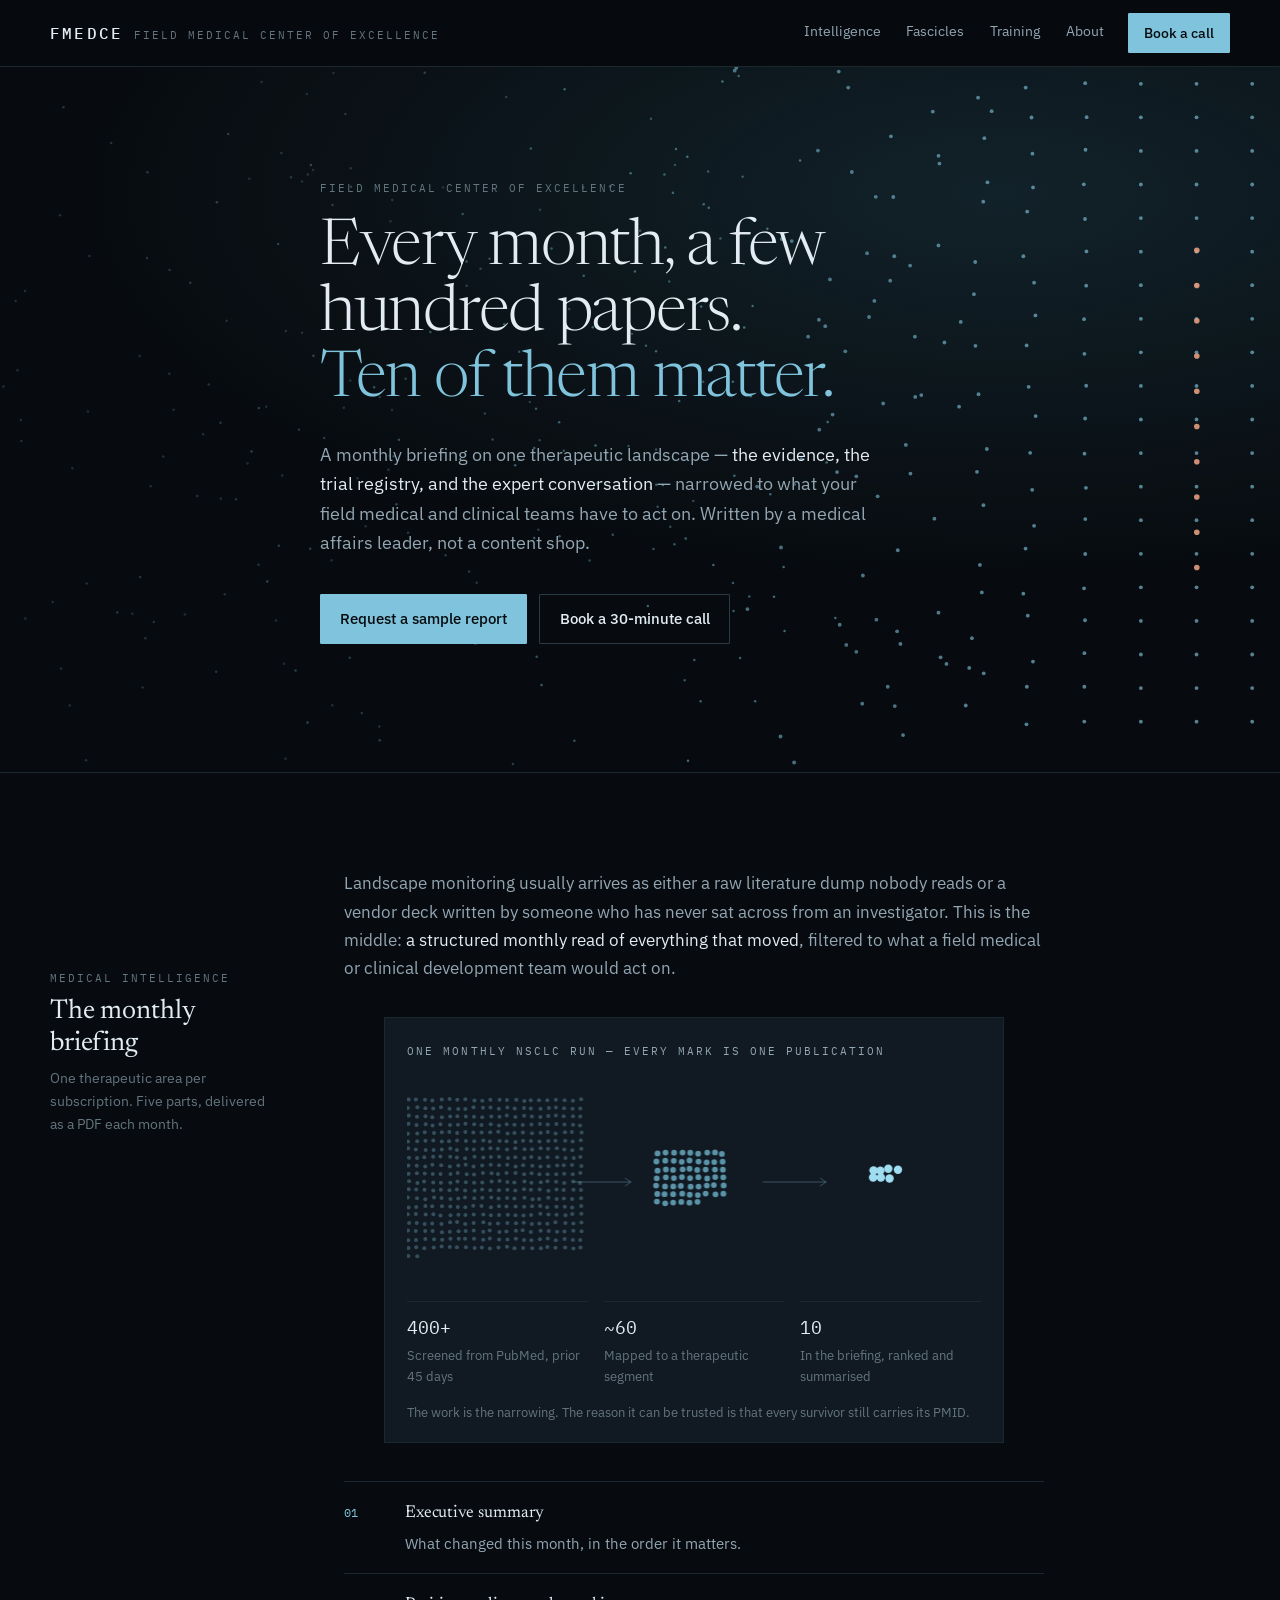
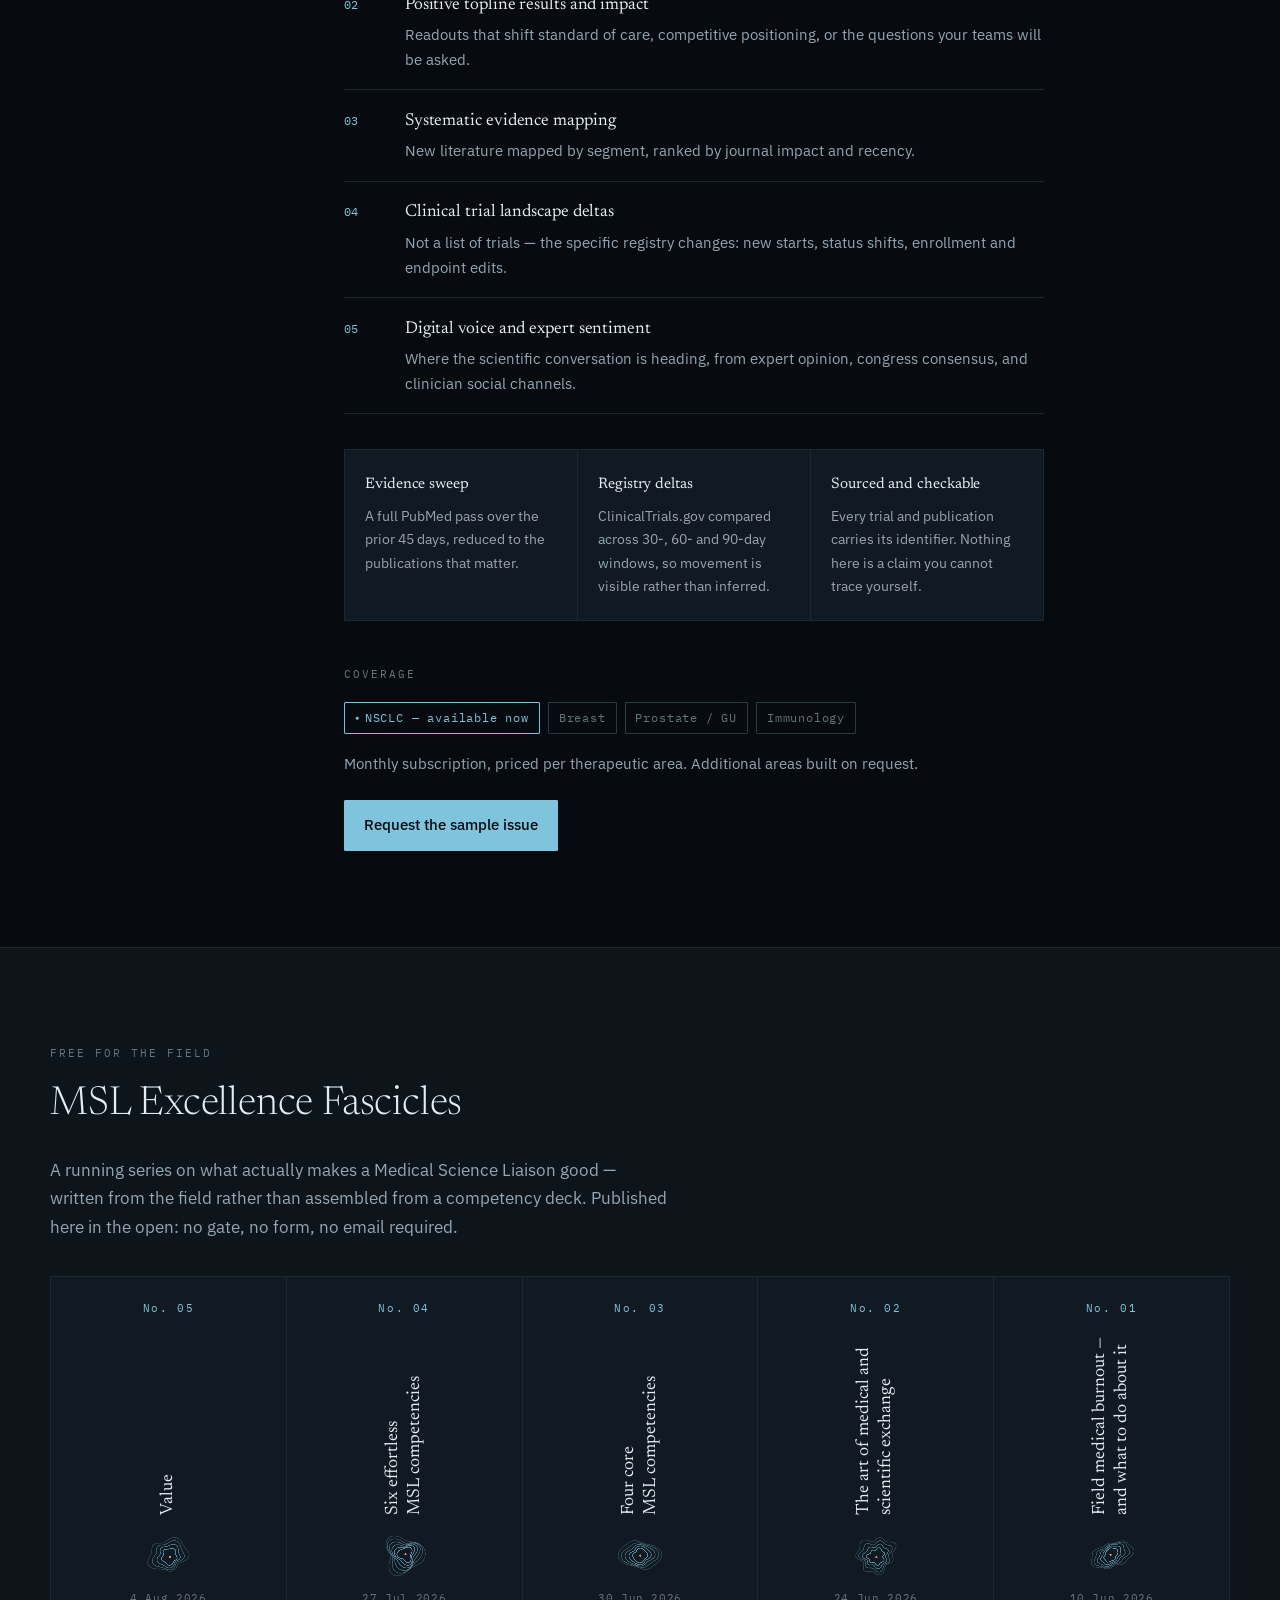
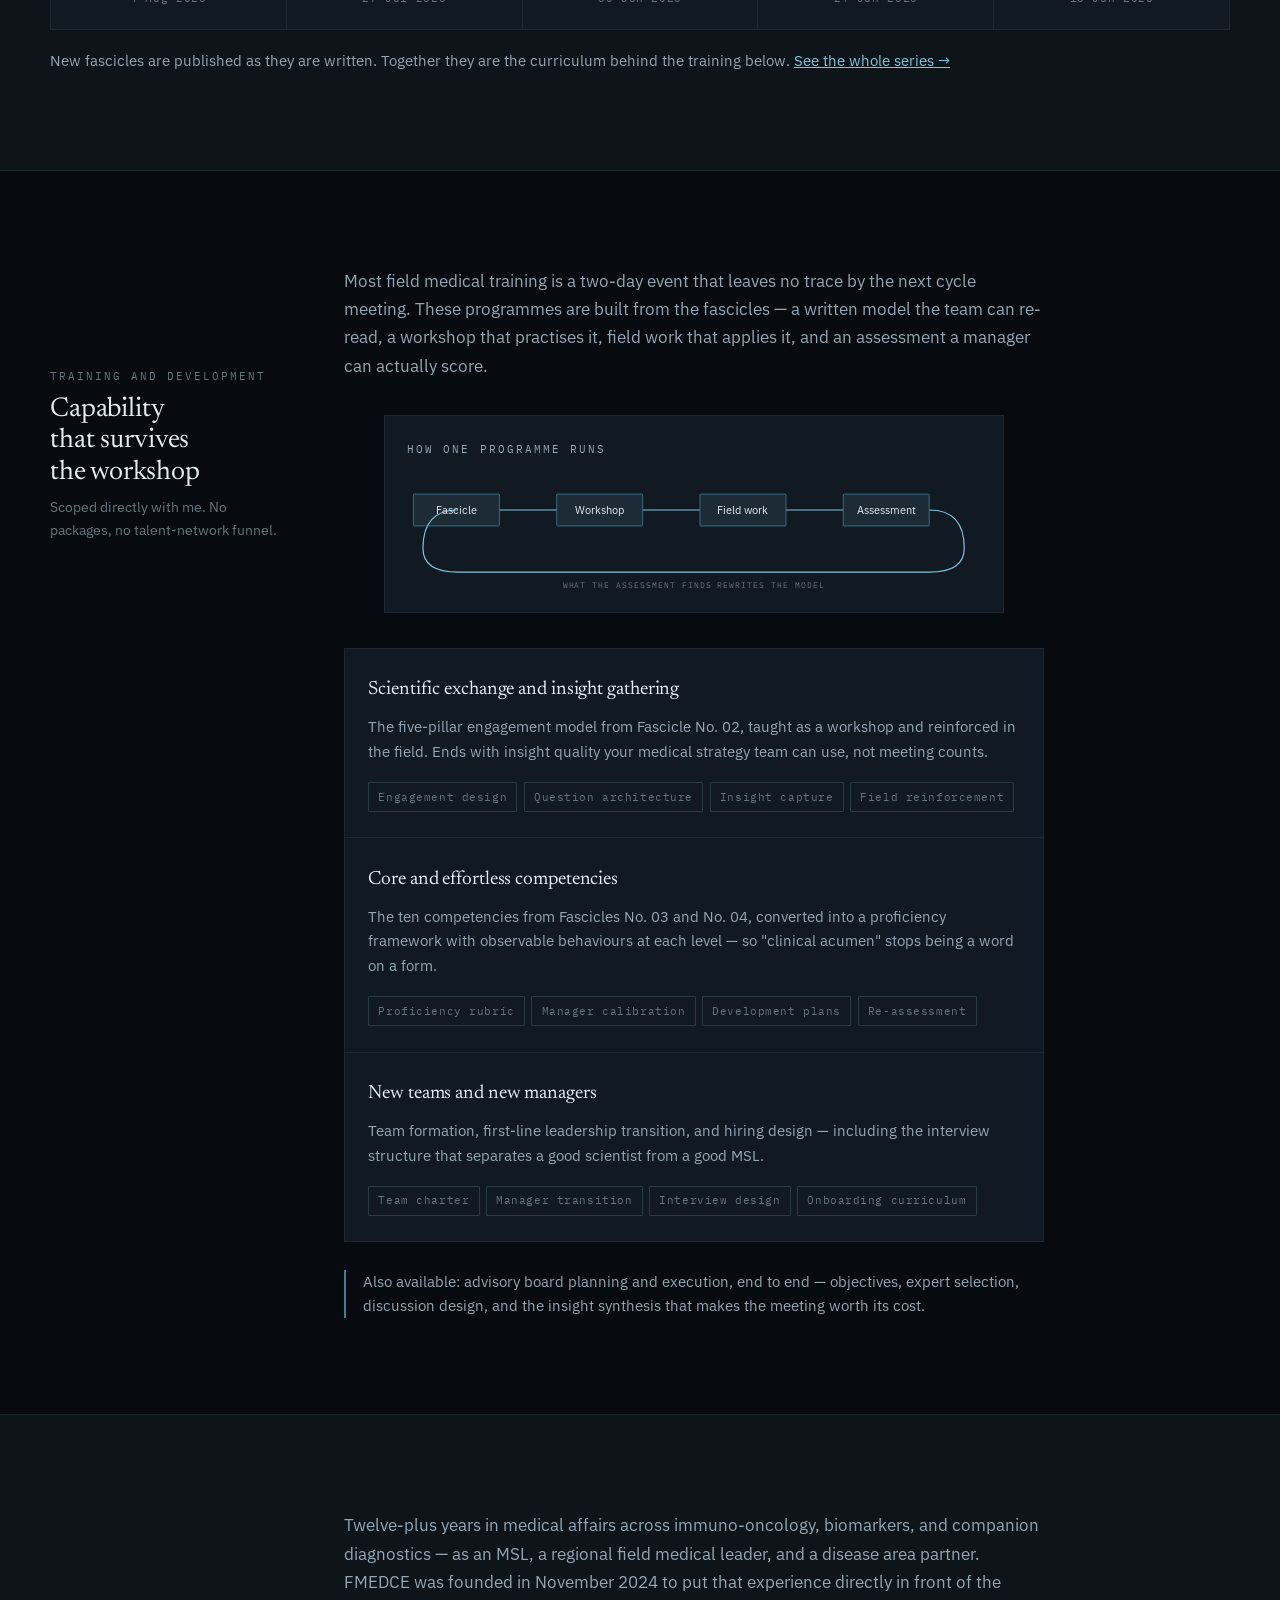
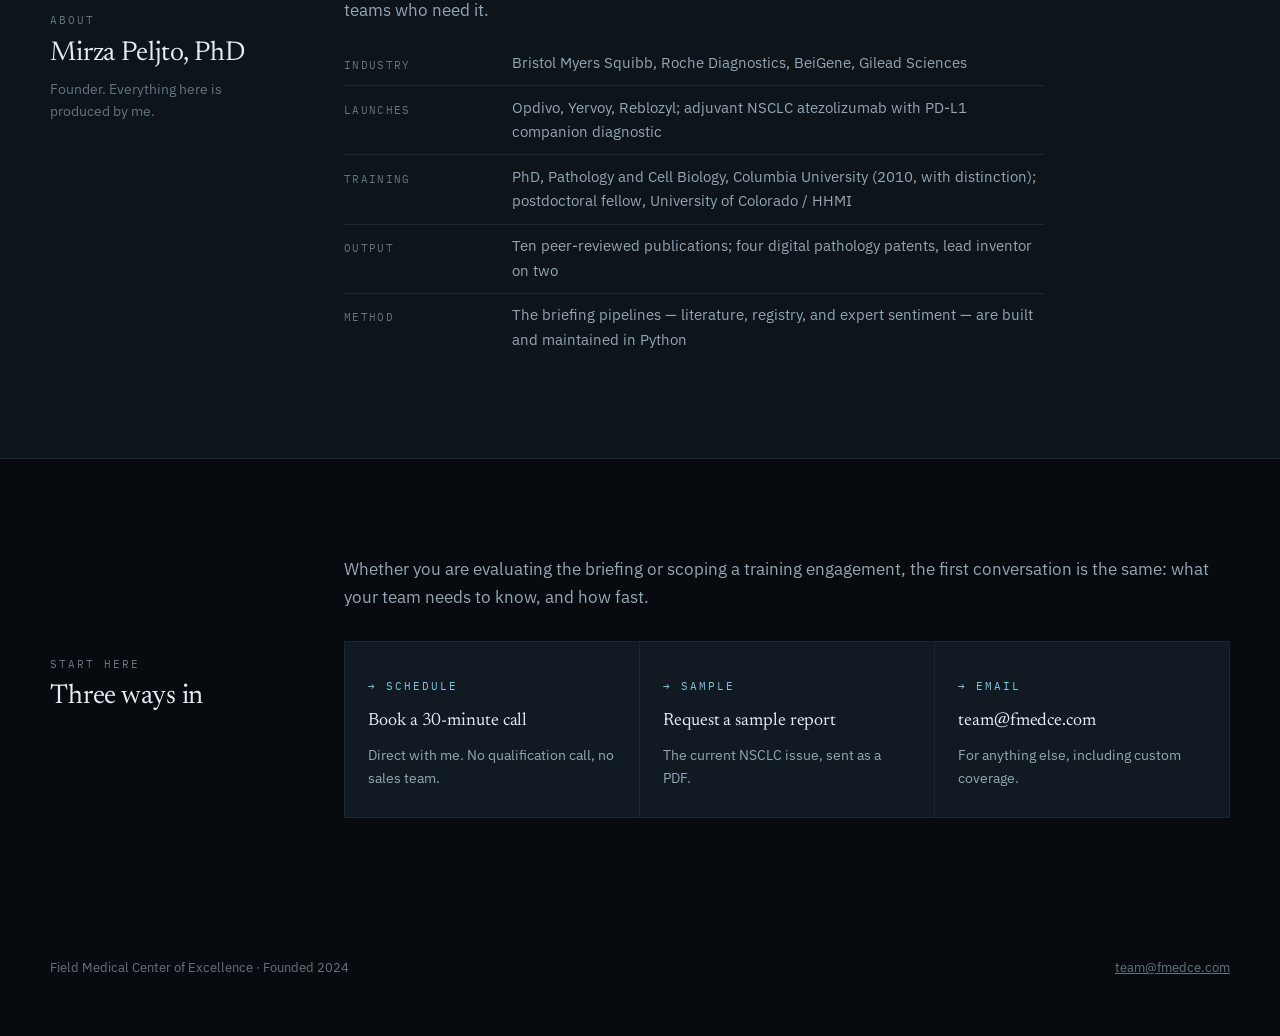
<file: index.html>
<!doctype html>
<html lang="en">
<head>
<meta charset="utf-8">
<meta name="viewport" content="width=device-width, initial-scale=1">
<title>Field Medical Center of Excellence</title>
<meta name="description" content="Monthly medical intelligence briefings on the oncology competitive landscape, the MSL Excellence Fascicles, and field medical capability training. Mirza Peljto, PhD.">
<link rel="preconnect" href="https://fonts.googleapis.com">
<link rel="preconnect" href="https://fonts.gstatic.com" crossorigin>
<link rel="stylesheet" href="https://fonts.googleapis.com/css2?family=IBM+Plex+Mono:wght@400;500&family=IBM+Plex+Sans:wght@400;500&family=Newsreader:opsz,wght@6..72,300;6..72,400;6..72,500&display=swap">
<link rel="stylesheet" href="assets/fmedce.css">
</head>
<body>

<header class="site-head">
  <div class="wrap head-in">
    <a class="mark" href="#top"><strong>FMEDCE</strong><span class="label">Field Medical Center of Excellence</span></a>
    <nav class="nav">
      <a href="#intelligence">Intelligence</a>
      <a href="msl-excellence-fascicles/">Fascicles</a>
      <a href="#training">Training</a>
      <a href="#about">About</a>
    </nav>
    <a class="btn btn-solid btn-sm" href="https://calendly.com/team-fmedce/30min" target="_blank" rel="noopener">Book a call</a>
  </div>
  <div id="rail"></div>
</header>

<main id="top">

<div class="hero">
  <canvas id="field" aria-hidden="true"></canvas>
  <div class="wrap hero-in">
    <p class="label rv">Field Medical Center of Excellence</p>
    <h1 class="rv">Every month, a few hundred papers. <em>Ten of them matter.</em></h1>
    <p class="lede rv">A monthly briefing on one therapeutic landscape — <strong>the evidence, the trial registry, and the expert conversation</strong> — narrowed to what your field medical and clinical teams have to act on. Written by a medical affairs leader, not a content shop.</p>
    <div class="cta-row rv">
      <a class="btn btn-solid" href="mailto:team@fmedce.com?subject=Sample%20report%20request">Request a sample report</a>
      <a class="btn btn-ghost" href="https://calendly.com/team-fmedce/30min" target="_blank" rel="noopener">Book a 30-minute call</a>
    </div>
  </div>
</div>

<section class="band" id="intelligence">
  <div class="wrap grid">
    <div class="sec-head rv">
      <p class="label">Medical intelligence</p>
      <h2>The monthly briefing</h2>
      <p class="sec-note">One therapeutic area per subscription. Five parts, delivered as a PDF each month.</p>
    </div>
    <div class="body-col">
      <p class="rv">Landscape monitoring usually arrives as either a raw literature dump nobody reads or a vendor deck written by someone who has never sat across from an investigator. This is the middle: <strong>a structured monthly read of everything that moved</strong>, filtered to what a field medical or clinical development team would act on.</p>

      <figure class="sieve rv" id="sieve">
        <p class="label">One monthly NSCLC run — every mark is one publication</p>
        <canvas aria-hidden="true"></canvas>
        <div class="legend">
          <div><span class="v">400+</span><span class="k">Screened from PubMed, prior 45 days</span></div>
          <div><span class="v">~60</span><span class="k">Mapped to a therapeutic segment</span></div>
          <div><span class="v">10</span><span class="k">In the briefing, ranked and summarised</span></div>
        </div>
        <figcaption>The work is the narrowing. The reason it can be trusted is that every survivor still carries its PMID.</figcaption>
      </figure>

      <ol class="toc rv">
        <li><span class="n">01</span><div><h3>Executive summary</h3><p>What changed this month, in the order it matters.</p></div></li>
        <li><span class="n">02</span><div><h3>Positive topline results and impact</h3><p>Readouts that shift standard of care, competitive positioning, or the questions your teams will be asked.</p></div></li>
        <li><span class="n">03</span><div><h3>Systematic evidence mapping</h3><p>New literature mapped by segment, ranked by journal impact and recency.</p></div></li>
        <li><span class="n">04</span><div><h3>Clinical trial landscape deltas</h3><p>Not a list of trials — the specific registry changes: new starts, status shifts, enrollment and endpoint edits.</p></div></li>
        <li><span class="n">05</span><div><h3>Digital voice and expert sentiment</h3><p>Where the scientific conversation is heading, from expert opinion, congress consensus, and clinician social channels.</p></div></li>
      </ol>

      <div class="method rv">
        <div><h3>Evidence sweep</h3><p>A full PubMed pass over the prior 45 days, reduced to the publications that matter.</p></div>
        <div><h3>Registry deltas</h3><p>ClinicalTrials.gov compared across 30-, 60- and 90-day windows, so movement is visible rather than inferred.</p></div>
        <div><h3>Sourced and checkable</h3><p>Every trial and publication carries its identifier. Nothing here is a claim you cannot trace yourself.</p></div>
      </div>

      <p class="rv" style="margin-top:2.3rem"><span class="label">Coverage</span></p>
      <div class="tags rv">
        <span class="tag live">NSCLC — available now</span>
        <span class="tag">Breast</span>
        <span class="tag">Prostate / GU</span>
        <span class="tag">Immunology</span>
      </div>
      <p class="rv" style="font-size:.92rem">Monthly subscription, priced per therapeutic area. Additional areas built on request.</p>
      <div class="cta-row rv" style="margin-top:1.5rem">
        <a class="btn btn-solid" href="mailto:team@fmedce.com?subject=Sample%20report%20request">Request the sample issue</a>
      </div>
    </div>
  </div>
</section>

<section class="band alt" id="fascicles">
  <div class="wrap">
    <div class="rv" style="max-width:62ch">
      <p class="label">Free for the field</p>
      <h2 style="font-size:clamp(1.8rem,3.6vw,2.5rem);margin-top:.6rem;font-weight:300">MSL Excellence Fascicles</h2>
      <p style="margin-top:1.1rem;color:var(--ink-soft)">A running series on what actually makes a Medical Science Liaison good — written from the field rather than assembled from a competency deck. Published here in the open: no gate, no form, no email required.</p>
    </div>
    <div class="shelf rv">
      <a class="spine" href="msl-excellence-fascicles/value/">
        <span class="no">No. 05</span>
        <span class="ttl">Value</span>
        <canvas width="132" height="132" data-seed="5" aria-hidden="true"></canvas>
        <span class="dt">4 Aug 2026</span>
      </a>
      <a class="spine" href="msl-excellence-fascicles/six-effortless-msl-competencies/">
        <span class="no">No. 04</span>
        <span class="ttl">Six effortless MSL competencies</span>
        <canvas width="132" height="132" data-seed="4" aria-hidden="true"></canvas>
        <span class="dt">27 Jul 2026</span>
      </a>
      <a class="spine" href="msl-excellence-fascicles/four-core-msl-competencies/">
        <span class="no">No. 03</span>
        <span class="ttl">Four core MSL competencies</span>
        <canvas width="132" height="132" data-seed="3" aria-hidden="true"></canvas>
        <span class="dt">30 Jun 2026</span>
      </a>
      <a class="spine" href="msl-excellence-fascicles/the-art-of-medical-and-scientific-exchange-a-new-model-of-engagement/">
        <span class="no">No. 02</span>
        <span class="ttl">The art of medical and scientific exchange</span>
        <canvas width="132" height="132" data-seed="2" aria-hidden="true"></canvas>
        <span class="dt">24 Jun 2026</span>
      </a>
      <a class="spine" href="msl-excellence-fascicles/field-medical-burnout-and-what-to-do-about-it/">
        <span class="no">No. 01</span>
        <span class="ttl">Field medical burnout — and what to do about it</span>
        <canvas width="132" height="132" data-seed="1" aria-hidden="true"></canvas>
        <span class="dt">10 Jun 2026</span>
      </a>
    </div>
    <p class="blurb rv">New fascicles are published as they are written. Together they are the curriculum behind the training below. <a href="msl-excellence-fascicles/" style="color:var(--signal)">See the whole series →</a></p>
  </div>
</section>

<section class="band" id="training">
  <div class="wrap grid">
    <div class="sec-head rv">
      <p class="label">Training and development</p>
      <h2>Capability that survives the workshop</h2>
      <p class="sec-note">Scoped directly with me. No packages, no talent-network funnel.</p>
    </div>
    <div class="body-col">
      <p class="rv">Most field medical training is a two-day event that leaves no trace by the next cycle meeting. These programmes are built from the fascicles — a written model the team can re-read, a workshop that practises it, field work that applies it, and an assessment a manager can actually score.</p>

      <figure class="ladder rv" id="ladder">
        <p class="label">How one programme runs</p>
        <div class="svg-scroll"><svg viewBox="0 0 720 150" role="img" aria-label="Programme flow: a written fascicle leads to a workshop, then field work, then a proficiency assessment, whose findings rewrite the written model.">
          <path class="flow" d="M116 44 H188 M296 44 H368 M476 44 H548 M656 44 Q700 44 700 92 Q700 122 656 122 H64 Q20 122 20 92 Q20 44 64 44"/>
          <g class="step">
            <rect x="8" y="24" width="108" height="40" rx="1"/><text x="62" y="49">Fascicle</text>
            <rect x="188" y="24" width="108" height="40" rx="1"/><text x="242" y="49">Workshop</text>
            <rect x="368" y="24" width="108" height="40" rx="1"/><text x="422" y="49">Field work</text>
            <rect x="548" y="24" width="108" height="40" rx="1"/><text x="602" y="49">Assessment</text>
          </g>
          <text class="cap" x="360" y="142">what the assessment finds rewrites the model</text>
        </svg></div>
      </figure>

      <ul class="prog rv">
        <li>
          <h3>Scientific exchange and insight gathering</h3>
          <p>The five-pillar engagement model from Fascicle No. 02, taught as a workshop and reinforced in the field. Ends with insight quality your medical strategy team can use, not meeting counts.</p>
          <ul class="mods"><li>Engagement design</li><li>Question architecture</li><li>Insight capture</li><li>Field reinforcement</li></ul>
        </li>
        <li>
          <h3>Core and effortless competencies</h3>
          <p>The ten competencies from Fascicles No. 03 and No. 04, converted into a proficiency framework with observable behaviours at each level — so "clinical acumen" stops being a word on a form.</p>
          <ul class="mods"><li>Proficiency rubric</li><li>Manager calibration</li><li>Development plans</li><li>Re-assessment</li></ul>
        </li>
        <li>
          <h3>New teams and new managers</h3>
          <p>Team formation, first-line leadership transition, and hiring design — including the interview structure that separates a good scientist from a good MSL.</p>
          <ul class="mods"><li>Team charter</li><li>Manager transition</li><li>Interview design</li><li>Onboarding curriculum</li></ul>
        </li>
      </ul>
      <p class="aside-line rv">Also available: advisory board planning and execution, end to end — objectives, expert selection, discussion design, and the insight synthesis that makes the meeting worth its cost.</p>
    </div>
  </div>
</section>

<section class="band alt" id="about">
  <div class="wrap grid">
    <div class="sec-head rv">
      <p class="label">About</p>
      <h2>Mirza Peljto, PhD</h2>
      <p class="sec-note">Founder. Everything here is produced by me.</p>
    </div>
    <div class="body-col">
      <p class="rv">Twelve-plus years in medical affairs across immuno-oncology, biomarkers, and companion diagnostics — as an MSL, a regional field medical leader, and a disease area partner. FMEDCE was founded in November 2024 to put that experience directly in front of the teams who need it.</p>
      <ul class="creds rv">
        <li><b>Industry</b><span>Bristol Myers Squibb, Roche Diagnostics, BeiGene, Gilead Sciences</span></li>
        <li><b>Launches</b><span>Opdivo, Yervoy, Reblozyl; adjuvant NSCLC atezolizumab with PD-L1 companion diagnostic</span></li>
        <li><b>Training</b><span>PhD, Pathology and Cell Biology, Columbia University (2010, with distinction); postdoctoral fellow, University of Colorado / HHMI</span></li>
        <li><b>Output</b><span>Ten peer-reviewed publications; four digital pathology patents, lead inventor on two</span></li>
        <li><b>Method</b><span>The briefing pipelines — literature, registry, and expert sentiment — are built and maintained in Python</span></li>
      </ul>
    </div>
  </div>
</section>

<section class="band" id="contact" style="border-bottom:0">
  <div class="wrap grid">
    <div class="sec-head rv">
      <p class="label">Start here</p>
      <h2>Three ways in</h2>
    </div>
    <div class="body-col" style="max-width:none">
      <p class="rv">Whether you are evaluating the briefing or scoping a training engagement, the first conversation is the same: what your team needs to know, and how fast.</p>
      <div class="actions rv">
        <a class="action" href="https://calendly.com/team-fmedce/30min" target="_blank" rel="noopener">
          <span class="arrow label">→ Schedule</span><h3>Book a 30-minute call</h3><p>Direct with me. No qualification call, no sales team.</p></a>
        <a class="action" href="mailto:team@fmedce.com?subject=Sample%20report%20request">
          <span class="arrow label">→ Sample</span><h3>Request a sample report</h3><p>The current NSCLC issue, sent as a PDF.</p></a>
        <a class="action" href="mailto:team@fmedce.com">
          <span class="arrow label">→ Email</span><h3>team@fmedce.com</h3><p>For anything else, including custom coverage.</p></a>
      </div>
    </div>
  </div>
</section>

</main>

<footer>
  <div class="wrap foot-in">
    <span>Field Medical Center of Excellence &middot; Founded 2024</span>
    <span><a href="mailto:team@fmedce.com">team@fmedce.com</a></span>
  </div>
</footer>

<script src="assets/fmedce.js"></script>
</body>
</html>
</file>
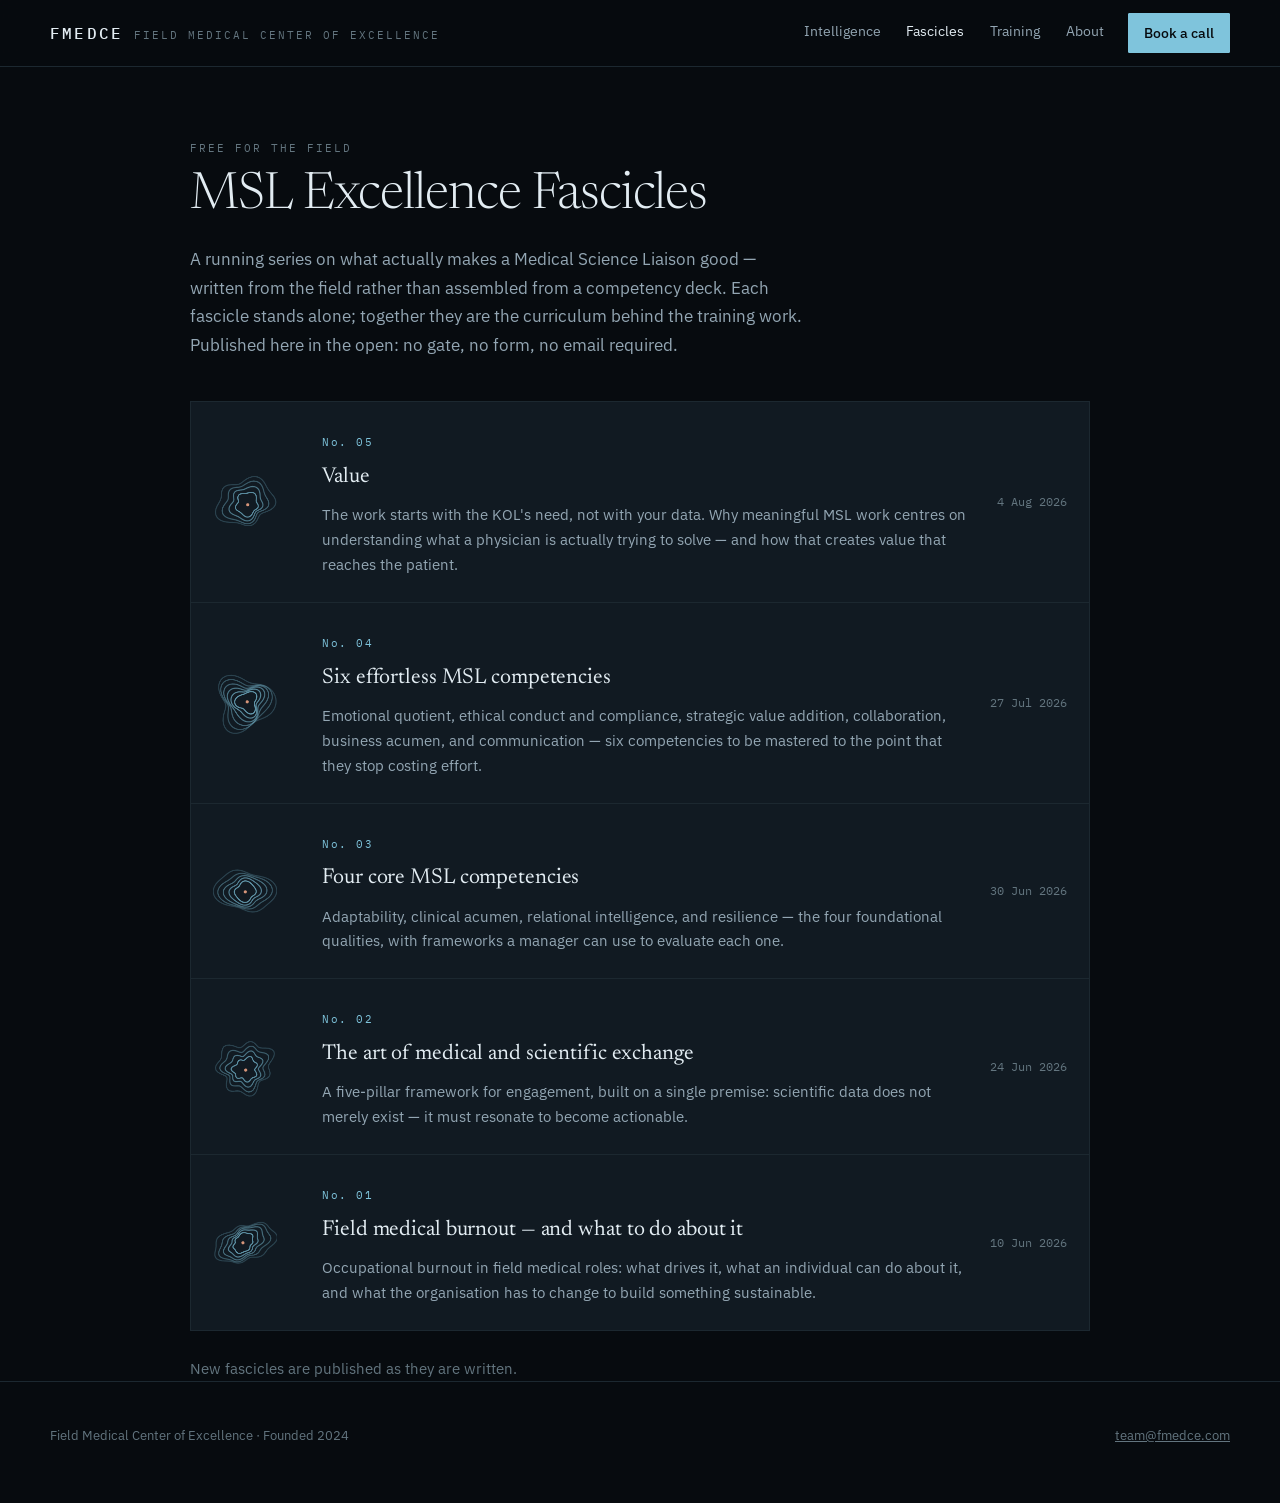
<file: msl-excellence-fascicles/index.html>
<!doctype html>
<html lang="en">
<head>
<meta charset="utf-8">
<meta name="viewport" content="width=device-width, initial-scale=1">
<title>MSL Excellence Fascicles</title>
<meta name="description" content="A running series on what actually makes a Medical Science Liaison good — published free by Mirza Peljto, PhD.">
<link rel="preconnect" href="https://fonts.googleapis.com">
<link rel="preconnect" href="https://fonts.gstatic.com" crossorigin>
<link rel="stylesheet" href="https://fonts.googleapis.com/css2?family=IBM+Plex+Mono:wght@400;500&family=IBM+Plex+Sans:wght@400;500&family=Newsreader:opsz,wght@6..72,300;6..72,400;6..72,500&display=swap">
<link rel="stylesheet" href="../assets/fmedce.css">
</head>
<body>
<header class="site-head">
  <div class="wrap head-in">
    <a class="mark" href="../"><strong>FMEDCE</strong><span class="label">Field Medical Center of Excellence</span></a>
    <nav class="nav">
      <a href="../#intelligence">Intelligence</a>
      <a href="../msl-excellence-fascicles/" style="color:var(--ink)">Fascicles</a>
      <a href="../#training">Training</a>
      <a href="../#about">About</a>
    </nav>
    <a class="btn btn-solid btn-sm" href="https://calendly.com/team-fmedce/30min" target="_blank" rel="noopener">Book a call</a>
  </div>
  <div id="rail"></div>
</header>
<main>
<section class="band series-head">
  <div class="wrap" style="max-width:min(900px,100% - 3rem)">
    <p class="label">Free for the field</p>
    <h1 style="margin-top:.7rem">MSL Excellence Fascicles</h1>
    <p style="margin-top:1.3rem;color:var(--ink-soft);max-width:62ch;font-size:1.08rem">A running series on
      what actually makes a Medical Science Liaison good — written from the field rather than assembled from
      a competency deck. Each fascicle stands alone; together they are the curriculum behind the training
      work. Published here in the open: no gate, no form, no email required.</p>
    <ul class="series-list">
      <li><a href="value/">
        <canvas width="132" height="132" data-seed="5" aria-hidden="true"></canvas>
        <div>
          <span class="no">No. 05</span>
          <h2>Value</h2>
          <p>The work starts with the KOL&#x27;s need, not with your data. Why meaningful MSL work centres on understanding what a physician is actually trying to solve — and how that creates value that reaches the patient.</p>
        </div>
        <time class="dt" datetime="2026-08-04">4 Aug 2026</time>
      </a></li>
      <li><a href="six-effortless-msl-competencies/">
        <canvas width="132" height="132" data-seed="4" aria-hidden="true"></canvas>
        <div>
          <span class="no">No. 04</span>
          <h2>Six effortless MSL competencies</h2>
          <p>Emotional quotient, ethical conduct and compliance, strategic value addition, collaboration, business acumen, and communication — six competencies to be mastered to the point that they stop costing effort.</p>
        </div>
        <time class="dt" datetime="2026-07-27">27 Jul 2026</time>
      </a></li>
      <li><a href="four-core-msl-competencies/">
        <canvas width="132" height="132" data-seed="3" aria-hidden="true"></canvas>
        <div>
          <span class="no">No. 03</span>
          <h2>Four core MSL competencies</h2>
          <p>Adaptability, clinical acumen, relational intelligence, and resilience — the four foundational qualities, with frameworks a manager can use to evaluate each one.</p>
        </div>
        <time class="dt" datetime="2026-06-30">30 Jun 2026</time>
      </a></li>
      <li><a href="the-art-of-medical-and-scientific-exchange-a-new-model-of-engagement/">
        <canvas width="132" height="132" data-seed="2" aria-hidden="true"></canvas>
        <div>
          <span class="no">No. 02</span>
          <h2>The art of medical and scientific exchange</h2>
          <p>A five-pillar framework for engagement, built on a single premise: scientific data does not merely exist — it must resonate to become actionable.</p>
        </div>
        <time class="dt" datetime="2026-06-24">24 Jun 2026</time>
      </a></li>
      <li><a href="field-medical-burnout-and-what-to-do-about-it/">
        <canvas width="132" height="132" data-seed="1" aria-hidden="true"></canvas>
        <div>
          <span class="no">No. 01</span>
          <h2>Field medical burnout — and what to do about it</h2>
          <p>Occupational burnout in field medical roles: what drives it, what an individual can do about it, and what the organisation has to change to build something sustainable.</p>
        </div>
        <time class="dt" datetime="2026-06-10">10 Jun 2026</time>
      </a></li>
    </ul>
    <p style="margin-top:1.6rem;color:var(--ink-faint);font-size:.92rem">New fascicles are published as they are written.</p>
  </div>
</section>
</main>

<footer>
  <div class="wrap foot-in">
    <span>Field Medical Center of Excellence &middot; Founded 2024</span>
    <span><a href="mailto:team@fmedce.com">team@fmedce.com</a></span>
  </div>
</footer>
<script src="../assets/fmedce.js"></script>
</body>
</html>
</file>
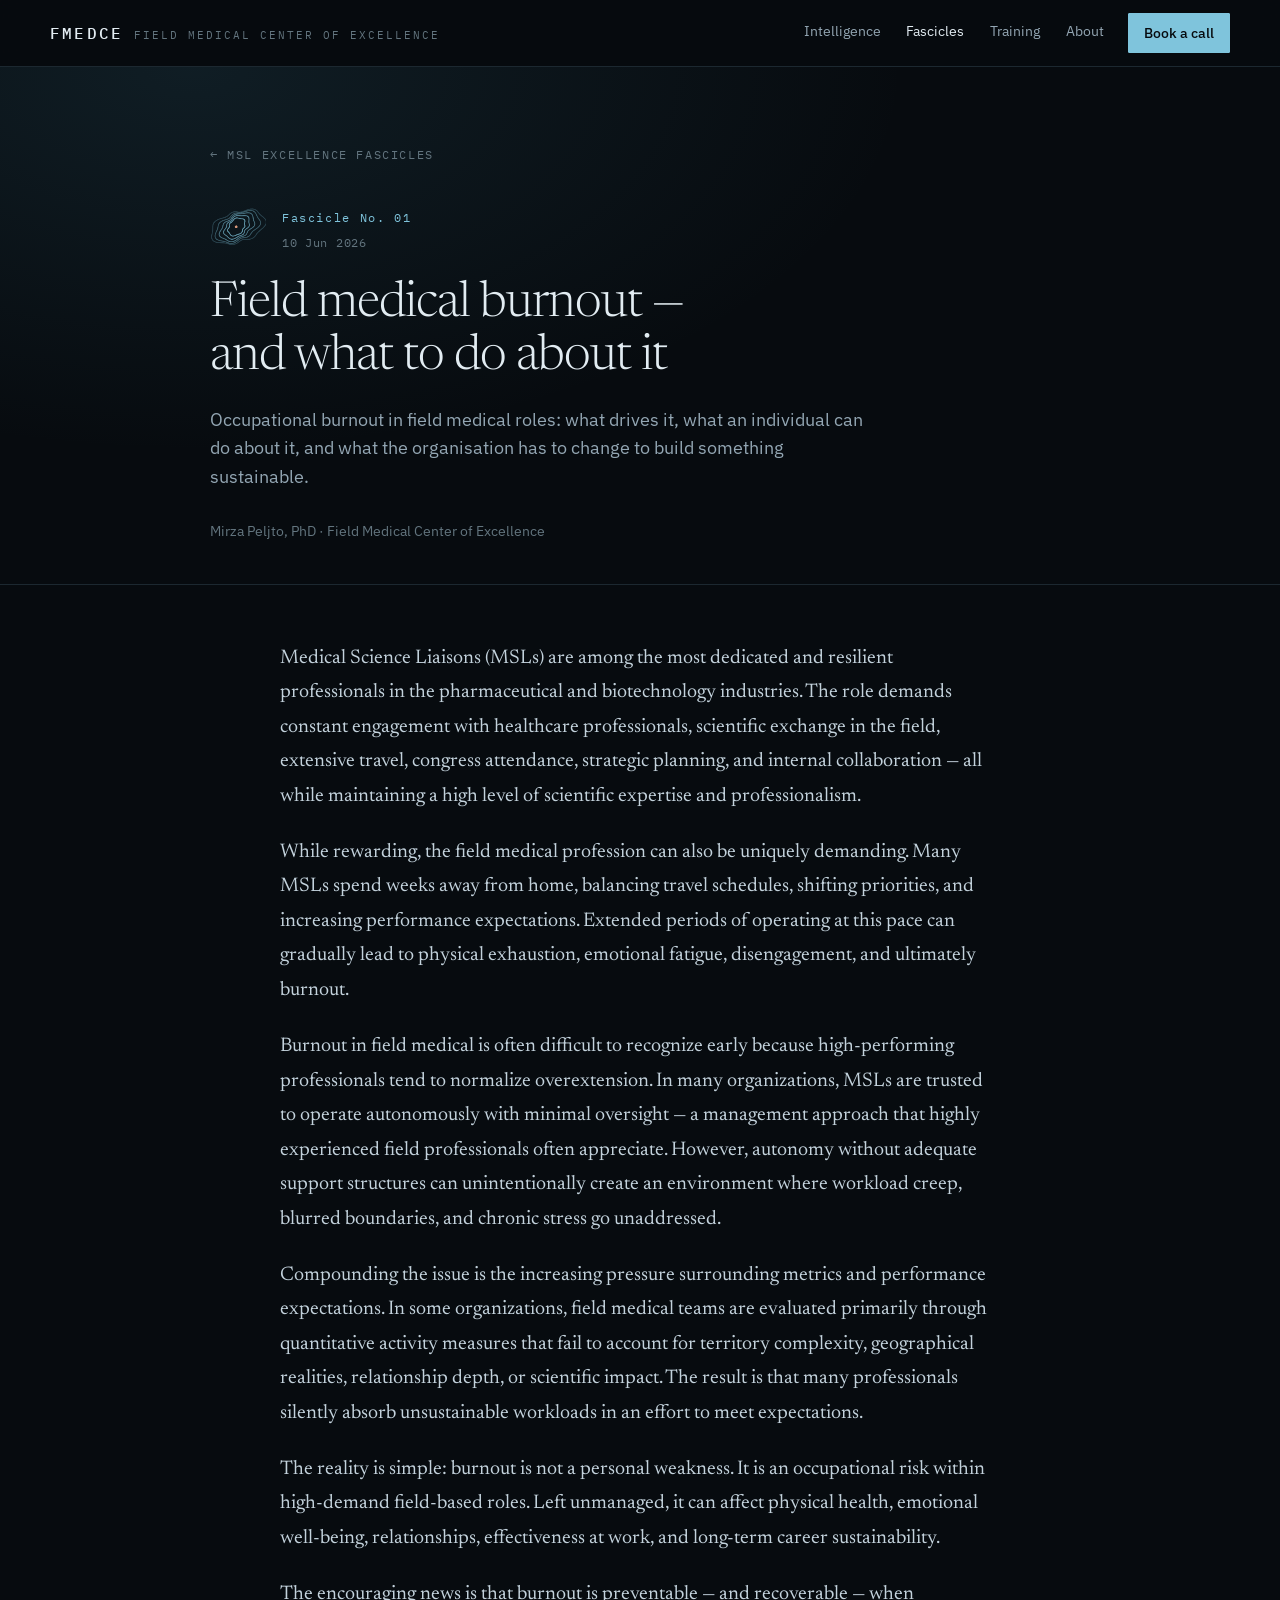
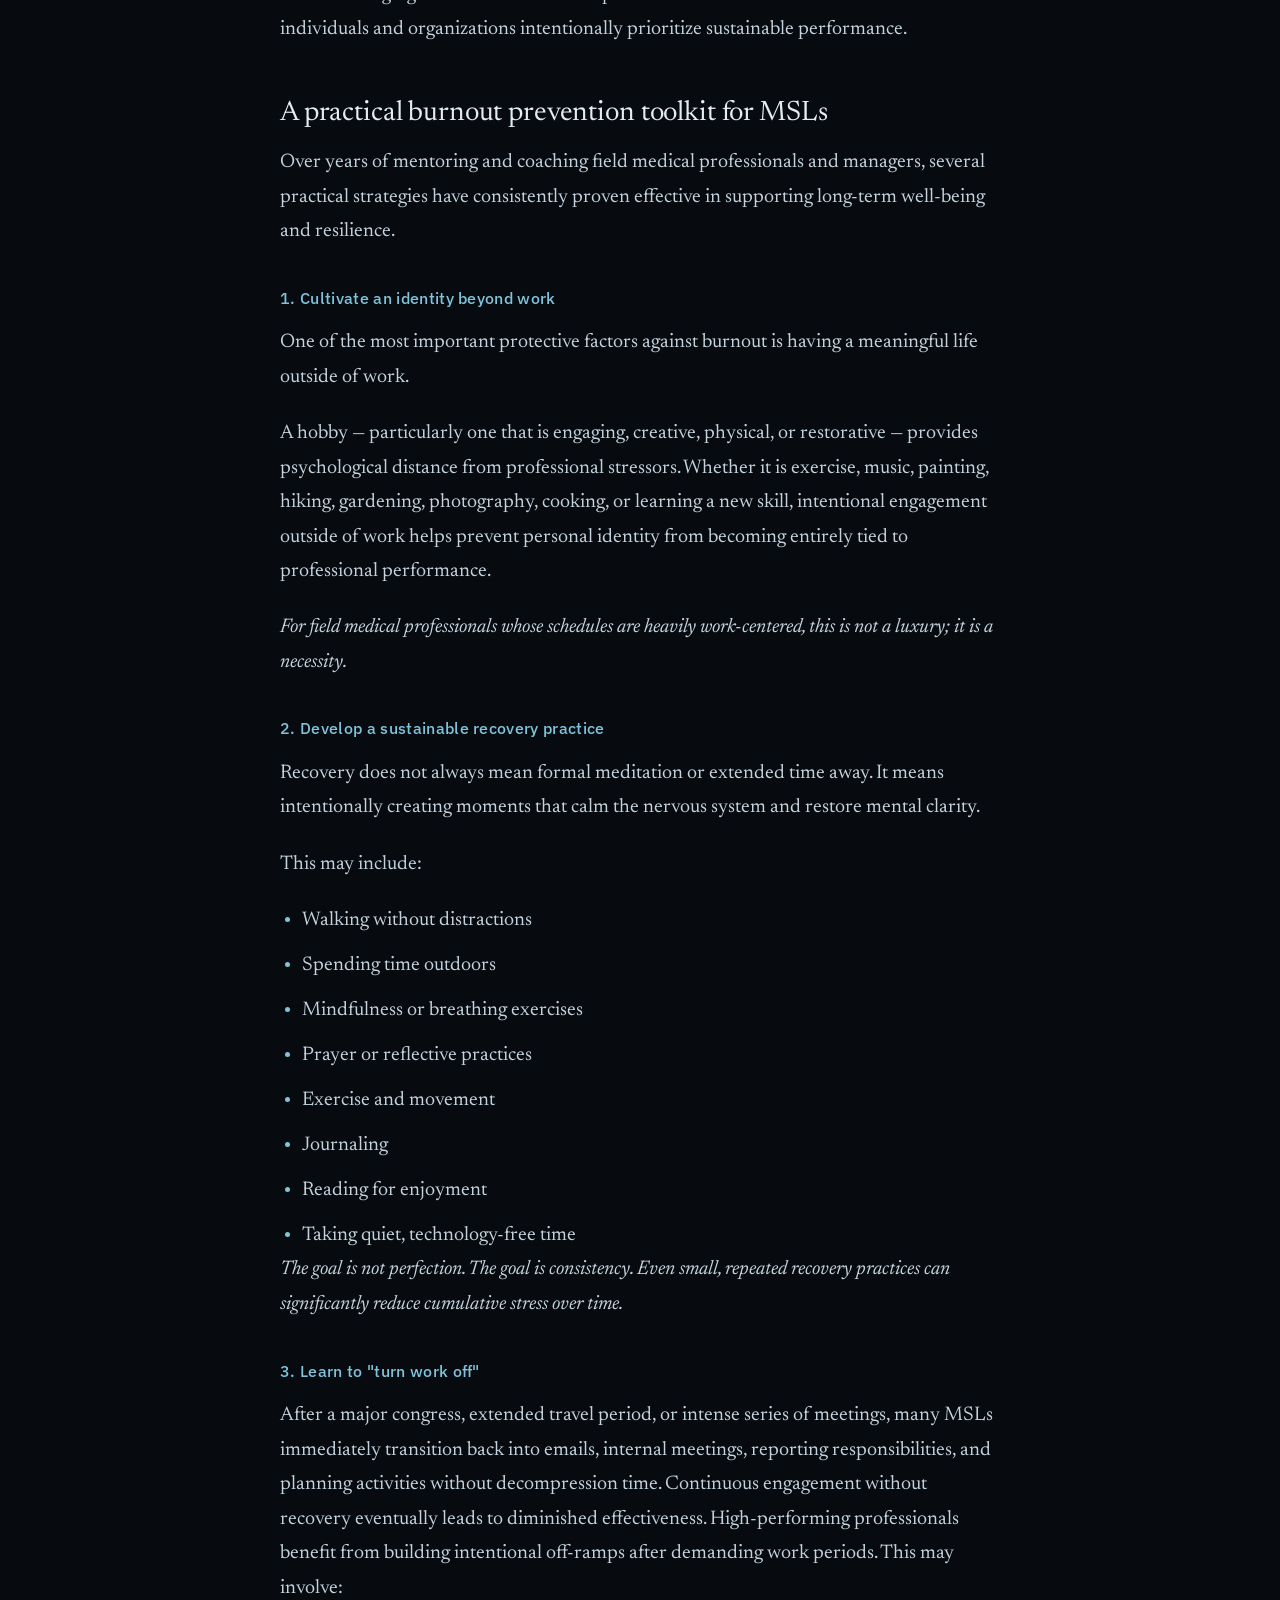
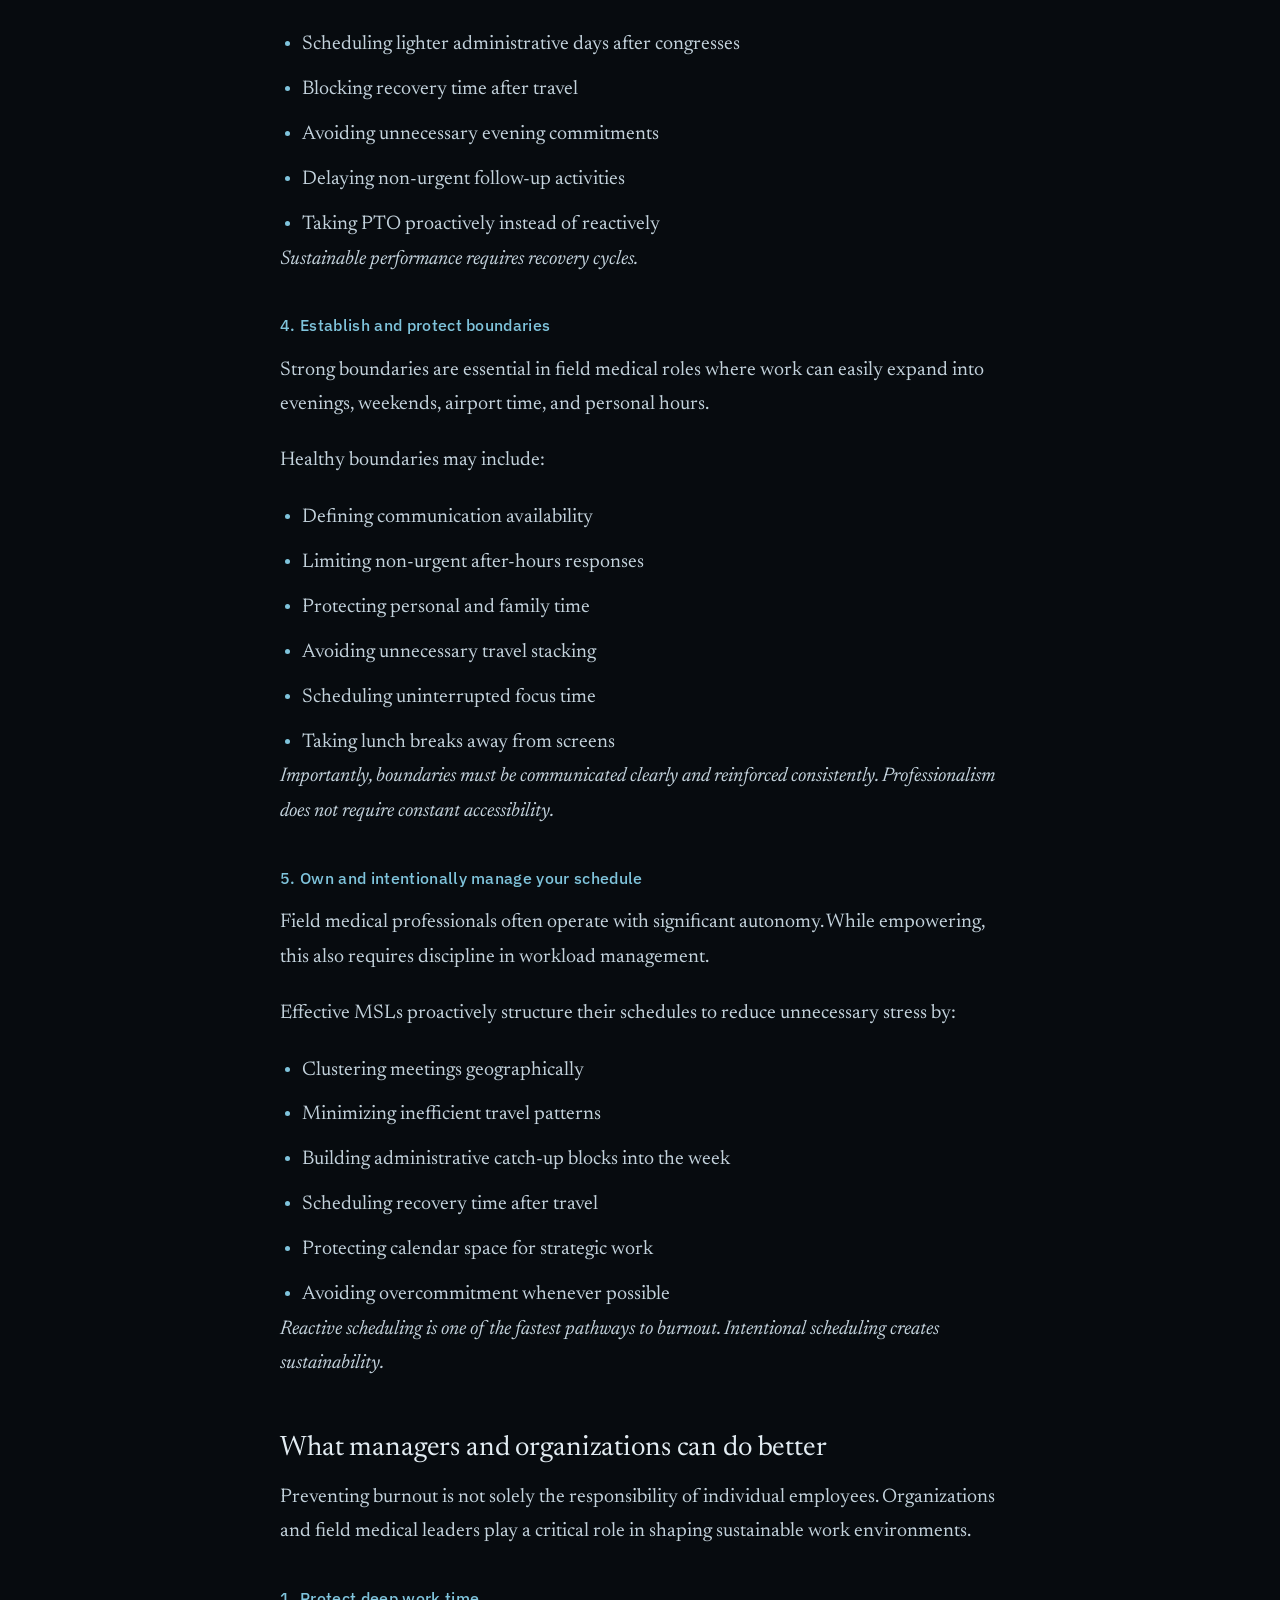
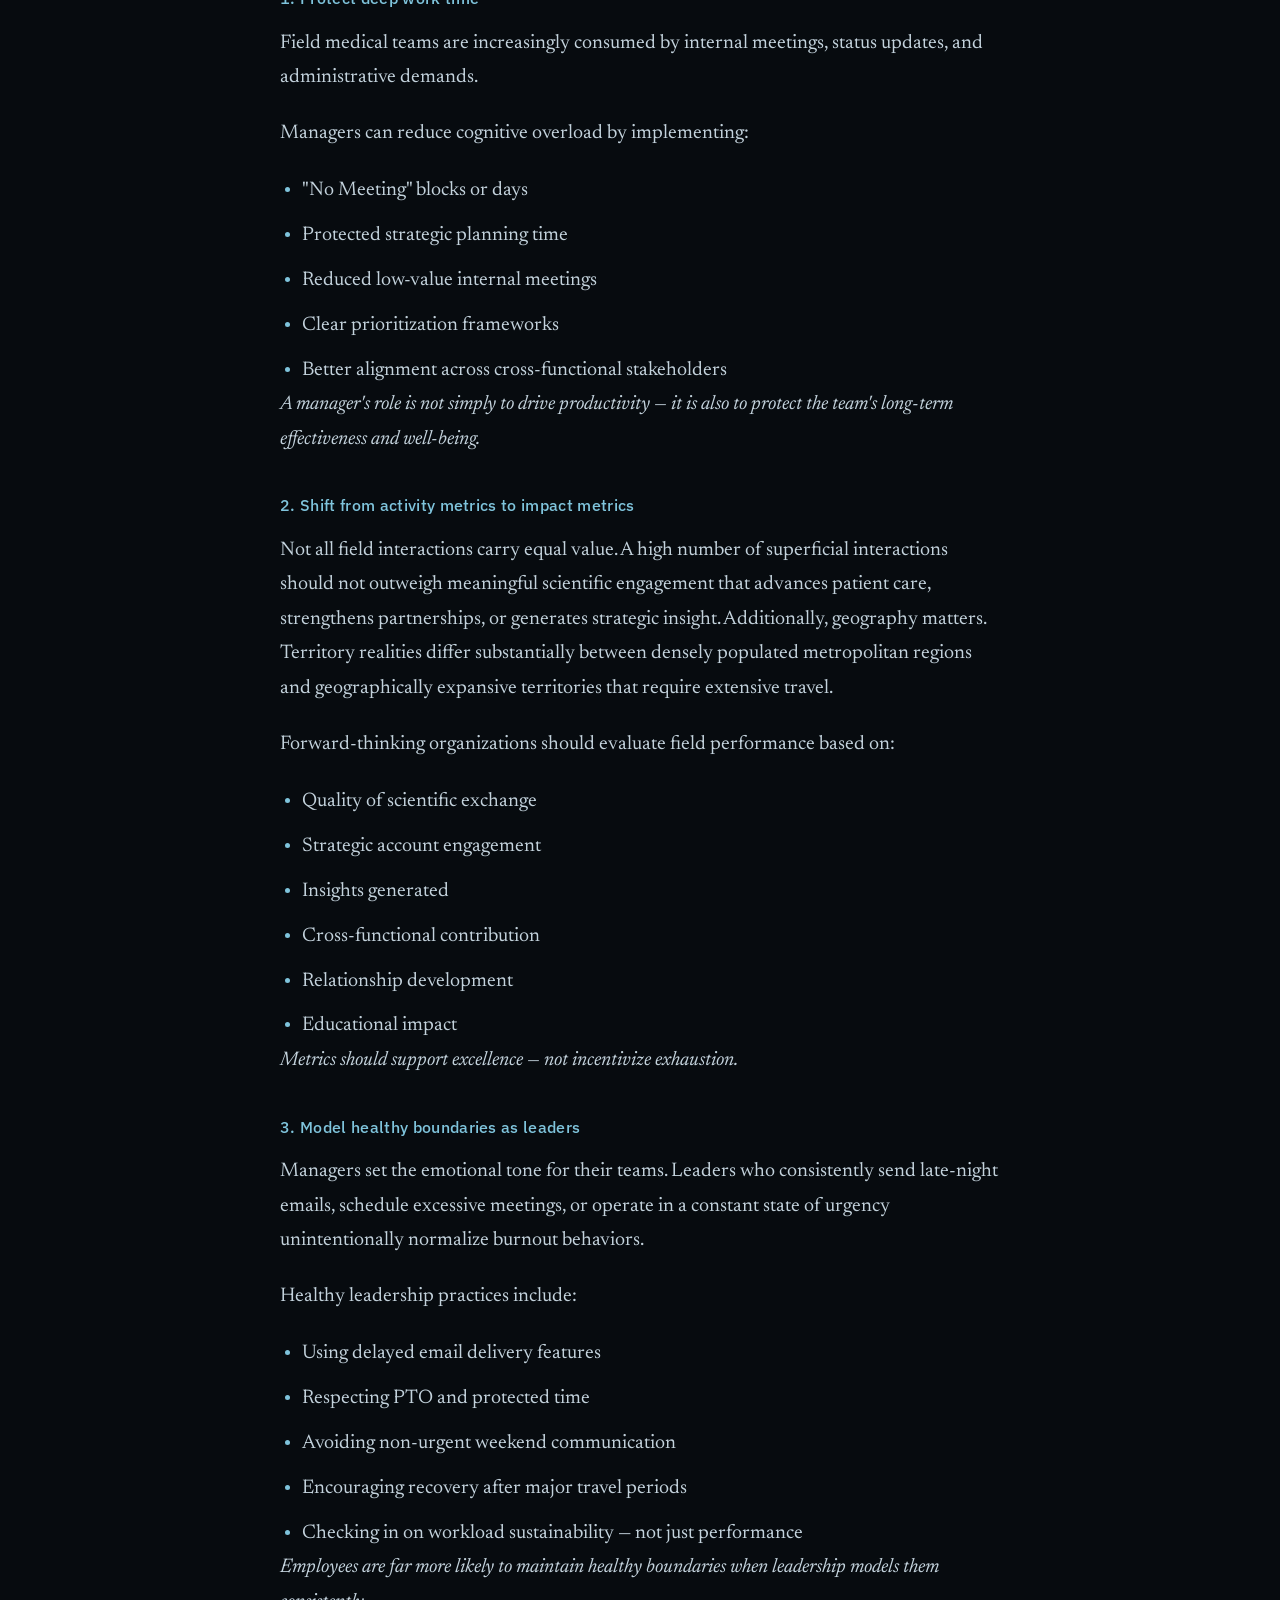
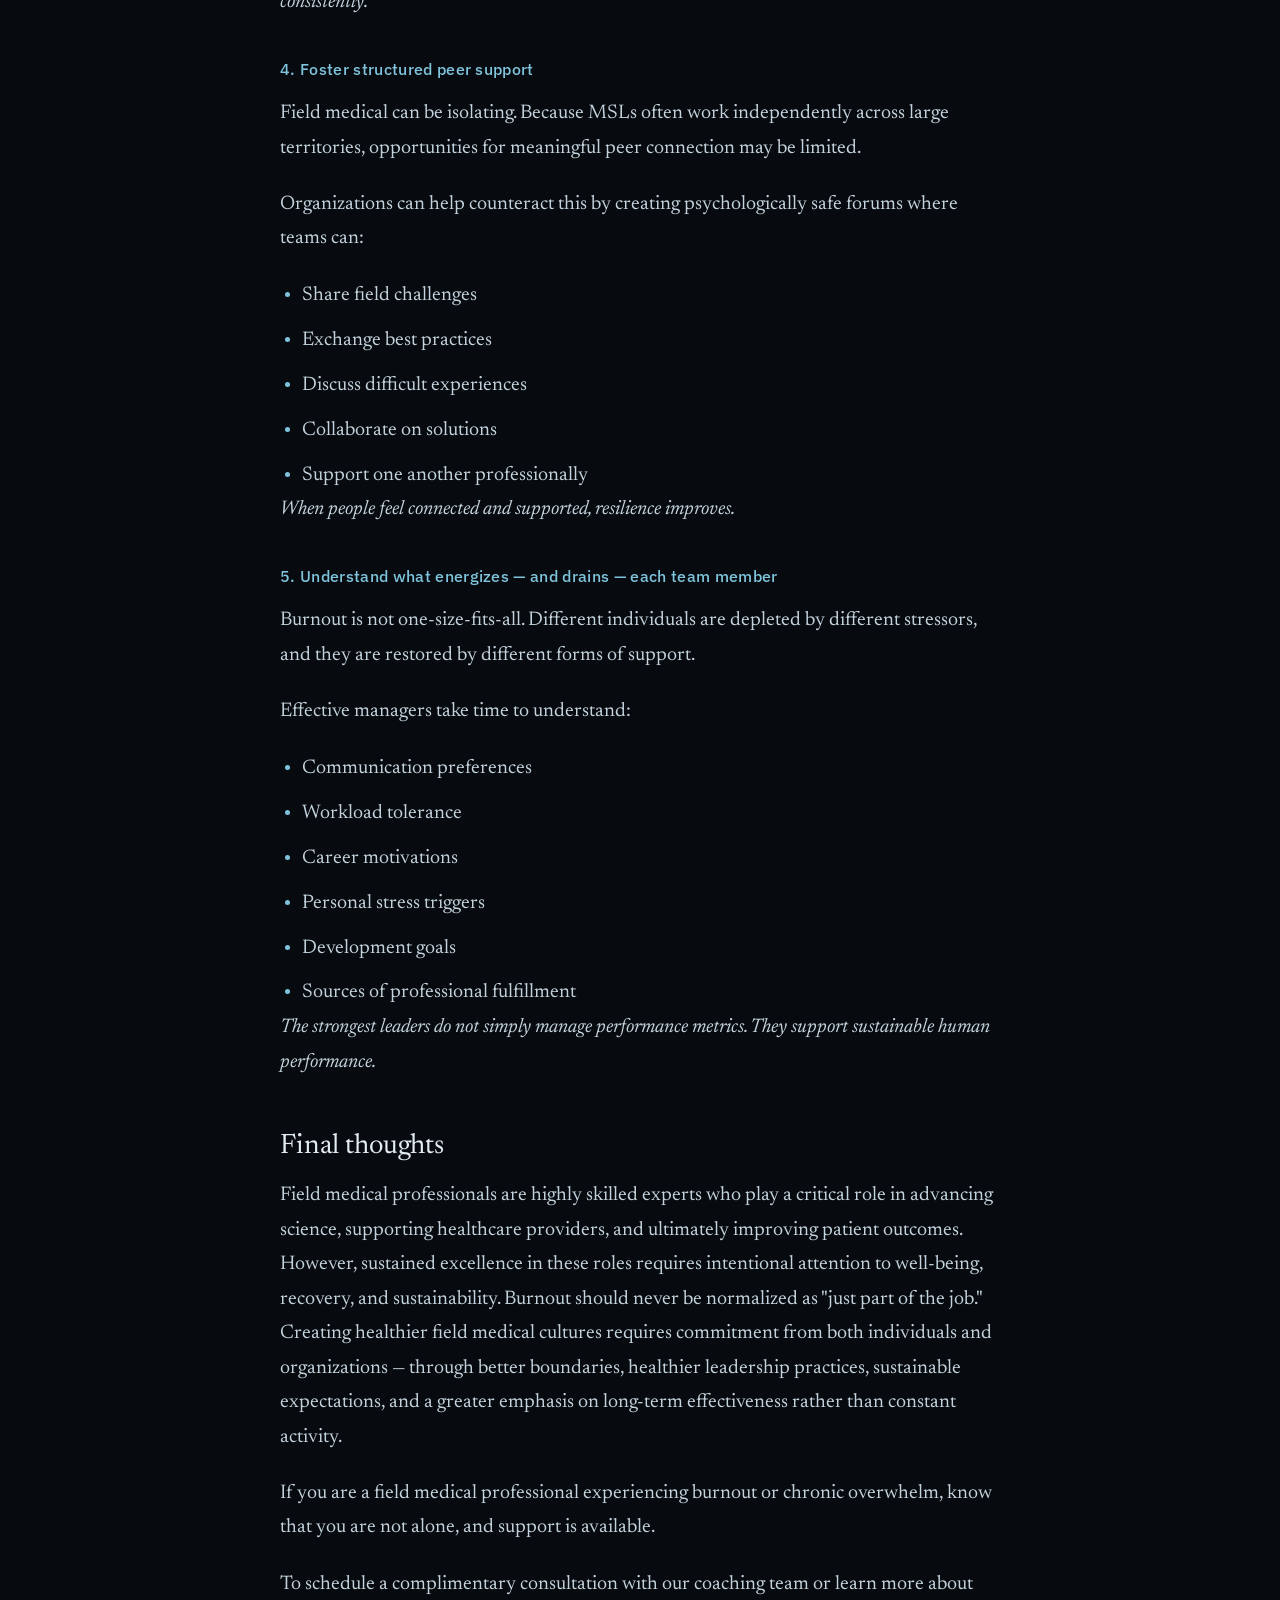
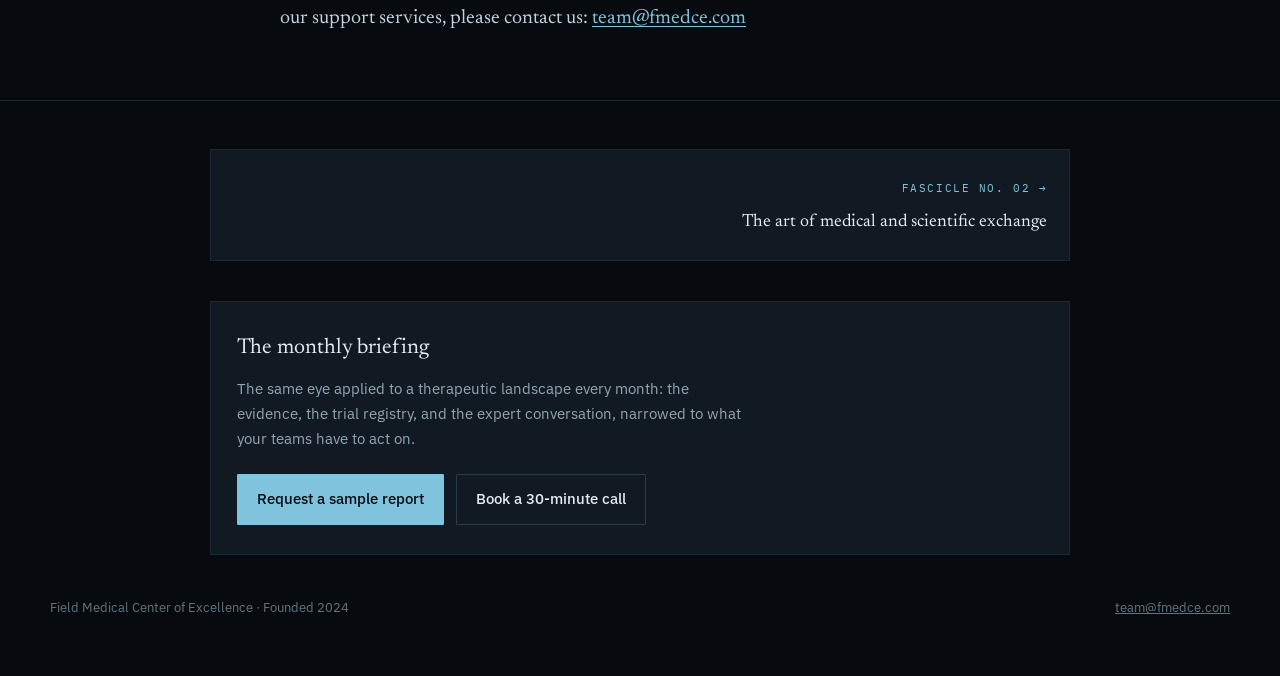
<file: msl-excellence-fascicles/field-medical-burnout-and-what-to-do-about-it/index.html>
<!doctype html>
<html lang="en">
<head>
<meta charset="utf-8">
<meta name="viewport" content="width=device-width, initial-scale=1">
<title>Field medical burnout — and what to do about it · MSL Excellence Fascicles</title>
<meta name="description" content="Occupational burnout in field medical roles: what drives it, what an individual can do about it, and what the organisation has to change to build something sustainable.">
<link rel="preconnect" href="https://fonts.googleapis.com">
<link rel="preconnect" href="https://fonts.gstatic.com" crossorigin>
<link rel="stylesheet" href="https://fonts.googleapis.com/css2?family=IBM+Plex+Mono:wght@400;500&family=IBM+Plex+Sans:wght@400;500&family=Newsreader:opsz,wght@6..72,300;6..72,400;6..72,500&display=swap">
<link rel="stylesheet" href="../../assets/fmedce.css">
</head>
<body>
<header class="site-head">
  <div class="wrap head-in">
    <a class="mark" href="../../"><strong>FMEDCE</strong><span class="label">Field Medical Center of Excellence</span></a>
    <nav class="nav">
      <a href="../../#intelligence">Intelligence</a>
      <a href="../../msl-excellence-fascicles/" style="color:var(--ink)">Fascicles</a>
      <a href="../../#training">Training</a>
      <a href="../../#about">About</a>
    </nav>
    <a class="btn btn-solid btn-sm" href="https://calendly.com/team-fmedce/30min" target="_blank" rel="noopener">Book a call</a>
  </div>
  <div id="rail"></div>
</header>
<main>
<div class="art-head">
  <div class="wrap">
    <a class="back" href="../">&larr; MSL Excellence Fascicles</a>
    <div class="art-meta">
      <canvas width="132" height="132" data-seed="1" aria-hidden="true"></canvas>
      <div>
        <span class="no">Fascicle No. 01</span>
        <time class="dt" datetime="2026-06-10">10 Jun 2026</time>
      </div>
    </div>
    <h1>Field medical burnout — and what to do about it</h1>
    
    <p class="standfirst">Occupational burnout in field medical roles: what drives it, what an individual can do about it, and what the organisation has to change to build something sustainable.</p>
    <p class="byline">Mirza Peljto, PhD &middot; Field Medical Center of Excellence</p>
  </div>
</div>

<article class="prose">
  <div class="wrap">
<p>Medical Science Liaisons (MSLs) are among the most dedicated and resilient professionals in the pharmaceutical and biotechnology industries. The role demands constant engagement with healthcare professionals, scientific exchange in the field, extensive travel, congress attendance, strategic planning, and internal collaboration — all while maintaining a high level of scientific expertise and professionalism.</p>
<p>While rewarding, the field medical profession can also be uniquely demanding. Many MSLs spend weeks away from home, balancing travel schedules, shifting priorities, and increasing performance expectations. Extended periods of operating at this pace can gradually lead to physical exhaustion, emotional fatigue, disengagement, and ultimately burnout.</p>
<p>Burnout in field medical is often difficult to recognize early because high-performing professionals tend to normalize overextension. In many organizations, MSLs are trusted to operate autonomously with minimal oversight — a management approach that highly experienced field professionals often appreciate. However, autonomy without adequate support structures can unintentionally create an environment where workload creep, blurred boundaries, and chronic stress go unaddressed.</p>
<p>Compounding the issue is the increasing pressure surrounding metrics and performance expectations. In some organizations, field medical teams are evaluated primarily through quantitative activity measures that fail to account for territory complexity, geographical realities, relationship depth, or scientific impact. The result is that many professionals silently absorb unsustainable workloads in an effort to meet expectations.</p>
<p>The reality is simple: burnout is not a personal weakness. It is an occupational risk within high-demand field-based roles. Left unmanaged, it can affect physical health, emotional well-being, relationships, effectiveness at work, and long-term career sustainability.</p>
<p>The encouraging news is that burnout is preventable — and recoverable — when individuals and organizations intentionally prioritize sustainable performance.</p>
<h2>A practical burnout prevention toolkit for MSLs</h2>
<p>Over years of mentoring and coaching field medical professionals and managers, several practical strategies have consistently proven effective in supporting long-term well-being and resilience.</p>
<h3>1. Cultivate an identity beyond work</h3>
<p>One of the most important protective factors against burnout is having a meaningful life outside of work.</p>
<p>A hobby — particularly one that is engaging, creative, physical, or restorative — provides psychological distance from professional stressors. Whether it is exercise, music, painting, hiking, gardening, photography, cooking, or learning a new skill, intentional engagement outside of work helps prevent personal identity from becoming entirely tied to professional performance.</p>
<p><em>For field medical professionals whose schedules are heavily work-centered, this is not a luxury; it is a necessity.</em></p>
<h3>2. Develop a sustainable recovery practice</h3>
<p>Recovery does not always mean formal meditation or extended time away. It means intentionally creating moments that calm the nervous system and restore mental clarity.</p>
<p>This may include:</p>
<ul>
<li>Walking without distractions</li>
<li>Spending time outdoors</li>
<li>Mindfulness or breathing exercises</li>
<li>Prayer or reflective practices</li>
<li>Exercise and movement</li>
<li>Journaling</li>
<li>Reading for enjoyment</li>
<li>Taking quiet, technology-free time</li>
</ul>
<p><em>The goal is not perfection. The goal is consistency. Even small, repeated recovery practices can significantly reduce cumulative stress over time.</em></p>
<h3>3. Learn to "turn work off"</h3>
<p>After a major congress, extended travel period, or intense series of meetings, many MSLs immediately transition back into emails, internal meetings, reporting responsibilities, and planning activities without decompression time. Continuous engagement without recovery eventually leads to diminished effectiveness. High-performing professionals benefit from building intentional off-ramps after demanding work periods. This may involve:</p>
<ul>
<li>Scheduling lighter administrative days after congresses</li>
<li>Blocking recovery time after travel</li>
<li>Avoiding unnecessary evening commitments</li>
<li>Delaying non-urgent follow-up activities</li>
<li>Taking PTO proactively instead of reactively</li>
</ul>
<p><em>Sustainable performance requires recovery cycles.</em></p>
<h3>4. Establish and protect boundaries</h3>
<p>Strong boundaries are essential in field medical roles where work can easily expand into evenings, weekends, airport time, and personal hours.</p>
<p>Healthy boundaries may include:</p>
<ul>
<li>Defining communication availability</li>
<li>Limiting non-urgent after-hours responses</li>
<li>Protecting personal and family time</li>
<li>Avoiding unnecessary travel stacking</li>
<li>Scheduling uninterrupted focus time</li>
<li>Taking lunch breaks away from screens</li>
</ul>
<p><em>Importantly, boundaries must be communicated clearly and reinforced consistently. Professionalism does not require constant accessibility.</em></p>
<h3>5. Own and intentionally manage your schedule</h3>
<p>Field medical professionals often operate with significant autonomy. While empowering, this also requires discipline in workload management.</p>
<p>Effective MSLs proactively structure their schedules to reduce unnecessary stress by:</p>
<ul>
<li>Clustering meetings geographically</li>
<li>Minimizing inefficient travel patterns</li>
<li>Building administrative catch-up blocks into the week</li>
<li>Scheduling recovery time after travel</li>
<li>Protecting calendar space for strategic work</li>
<li>Avoiding overcommitment whenever possible</li>
</ul>
<p><em>Reactive scheduling is one of the fastest pathways to burnout. Intentional scheduling creates sustainability.</em></p>
<h2>What managers and organizations can do better</h2>
<p>Preventing burnout is not solely the responsibility of individual employees. Organizations and field medical leaders play a critical role in shaping sustainable work environments.</p>
<h3>1. Protect deep work time</h3>
<p>Field medical teams are increasingly consumed by internal meetings, status updates, and administrative demands.</p>
<p>Managers can reduce cognitive overload by implementing:</p>
<ul>
<li>"No Meeting" blocks or days</li>
<li>Protected strategic planning time</li>
<li>Reduced low-value internal meetings</li>
<li>Clear prioritization frameworks</li>
<li>Better alignment across cross-functional stakeholders</li>
</ul>
<p><em>A manager's role is not simply to drive productivity — it is also to protect the team's long-term effectiveness and well-being.</em></p>
<h3>2. Shift from activity metrics to impact metrics</h3>
<p>Not all field interactions carry equal value. A high number of superficial interactions should not outweigh meaningful scientific engagement that advances patient care, strengthens partnerships, or generates strategic insight. Additionally, geography matters. Territory realities differ substantially between densely populated metropolitan regions and geographically expansive territories that require extensive travel.</p>
<p>Forward-thinking organizations should evaluate field performance based on:</p>
<ul>
<li>Quality of scientific exchange</li>
<li>Strategic account engagement</li>
<li>Insights generated</li>
<li>Cross-functional contribution</li>
<li>Relationship development</li>
<li>Educational impact</li>
</ul>
<p><em>Metrics should support excellence — not incentivize exhaustion.</em></p>
<h3>3. Model healthy boundaries as leaders</h3>
<p>Managers set the emotional tone for their teams. Leaders who consistently send late-night emails, schedule excessive meetings, or operate in a constant state of urgency unintentionally normalize burnout behaviors.</p>
<p>Healthy leadership practices include:</p>
<ul>
<li>Using delayed email delivery features</li>
<li>Respecting PTO and protected time</li>
<li>Avoiding non-urgent weekend communication</li>
<li>Encouraging recovery after major travel periods</li>
<li>Checking in on workload sustainability — not just performance</li>
</ul>
<p><em>Employees are far more likely to maintain healthy boundaries when leadership models them consistently.</em></p>
<h3>4. Foster structured peer support</h3>
<p>Field medical can be isolating. Because MSLs often work independently across large territories, opportunities for meaningful peer connection may be limited.</p>
<p>Organizations can help counteract this by creating psychologically safe forums where teams can:</p>
<ul>
<li>Share field challenges</li>
<li>Exchange best practices</li>
<li>Discuss difficult experiences</li>
<li>Collaborate on solutions</li>
<li>Support one another professionally</li>
</ul>
<p><em>When people feel connected and supported, resilience improves.</em></p>
<h3>5. Understand what energizes — and drains — each team member</h3>
<p>Burnout is not one-size-fits-all. Different individuals are depleted by different stressors, and they are restored by different forms of support.</p>
<p>Effective managers take time to understand:</p>
<ul>
<li>Communication preferences</li>
<li>Workload tolerance</li>
<li>Career motivations</li>
<li>Personal stress triggers</li>
<li>Development goals</li>
<li>Sources of professional fulfillment</li>
</ul>
<p><em>The strongest leaders do not simply manage performance metrics. They support sustainable human performance.</em></p>
<h2>Final thoughts</h2>
<p>Field medical professionals are highly skilled experts who play a critical role in advancing science, supporting healthcare providers, and ultimately improving patient outcomes. However, sustained excellence in these roles requires intentional attention to well-being, recovery, and sustainability. Burnout should never be normalized as "just part of the job." Creating healthier field medical cultures requires commitment from both individuals and organizations — through better boundaries, healthier leadership practices, sustainable expectations, and a greater emphasis on long-term effectiveness rather than constant activity.</p>
<p>If you are a field medical professional experiencing burnout or chronic overwhelm, know that you are not alone, and support is available.</p>
<p>To schedule a complimentary consultation with our coaching team or learn more about our support services, please contact us: <a href="mailto:team@fmedce.com">team@fmedce.com</a></p>
  </div>
</article>

<div class="art-foot">
  <div class="wrap">
    <nav class="pager">
      <a class="next" href="../the-art-of-medical-and-scientific-exchange-a-new-model-of-engagement/"><span class="dir">Fascicle No. 02 &rarr;</span><span class="t">The art of medical and scientific exchange</span></a>
    </nav>
    <div class="art-cta">
      <h3>The monthly briefing</h3>
      <p>The same eye applied to a therapeutic landscape every month: the evidence, the trial registry, and
        the expert conversation, narrowed to what your teams have to act on.</p>
      <div class="cta-row" style="margin-top:1.4rem">
        <a class="btn btn-solid" href="mailto:team@fmedce.com?subject=Sample%20report%20request">Request a sample report</a>
        <a class="btn btn-ghost" href="https://calendly.com/team-fmedce/30min" target="_blank" rel="noopener">Book a 30-minute call</a>
      </div>
    </div>
  </div>
</div>
</main>

<footer>
  <div class="wrap foot-in">
    <span>Field Medical Center of Excellence &middot; Founded 2024</span>
    <span><a href="mailto:team@fmedce.com">team@fmedce.com</a></span>
  </div>
</footer>
<script src="../../assets/fmedce.js"></script>
</body>
</html>
</file>
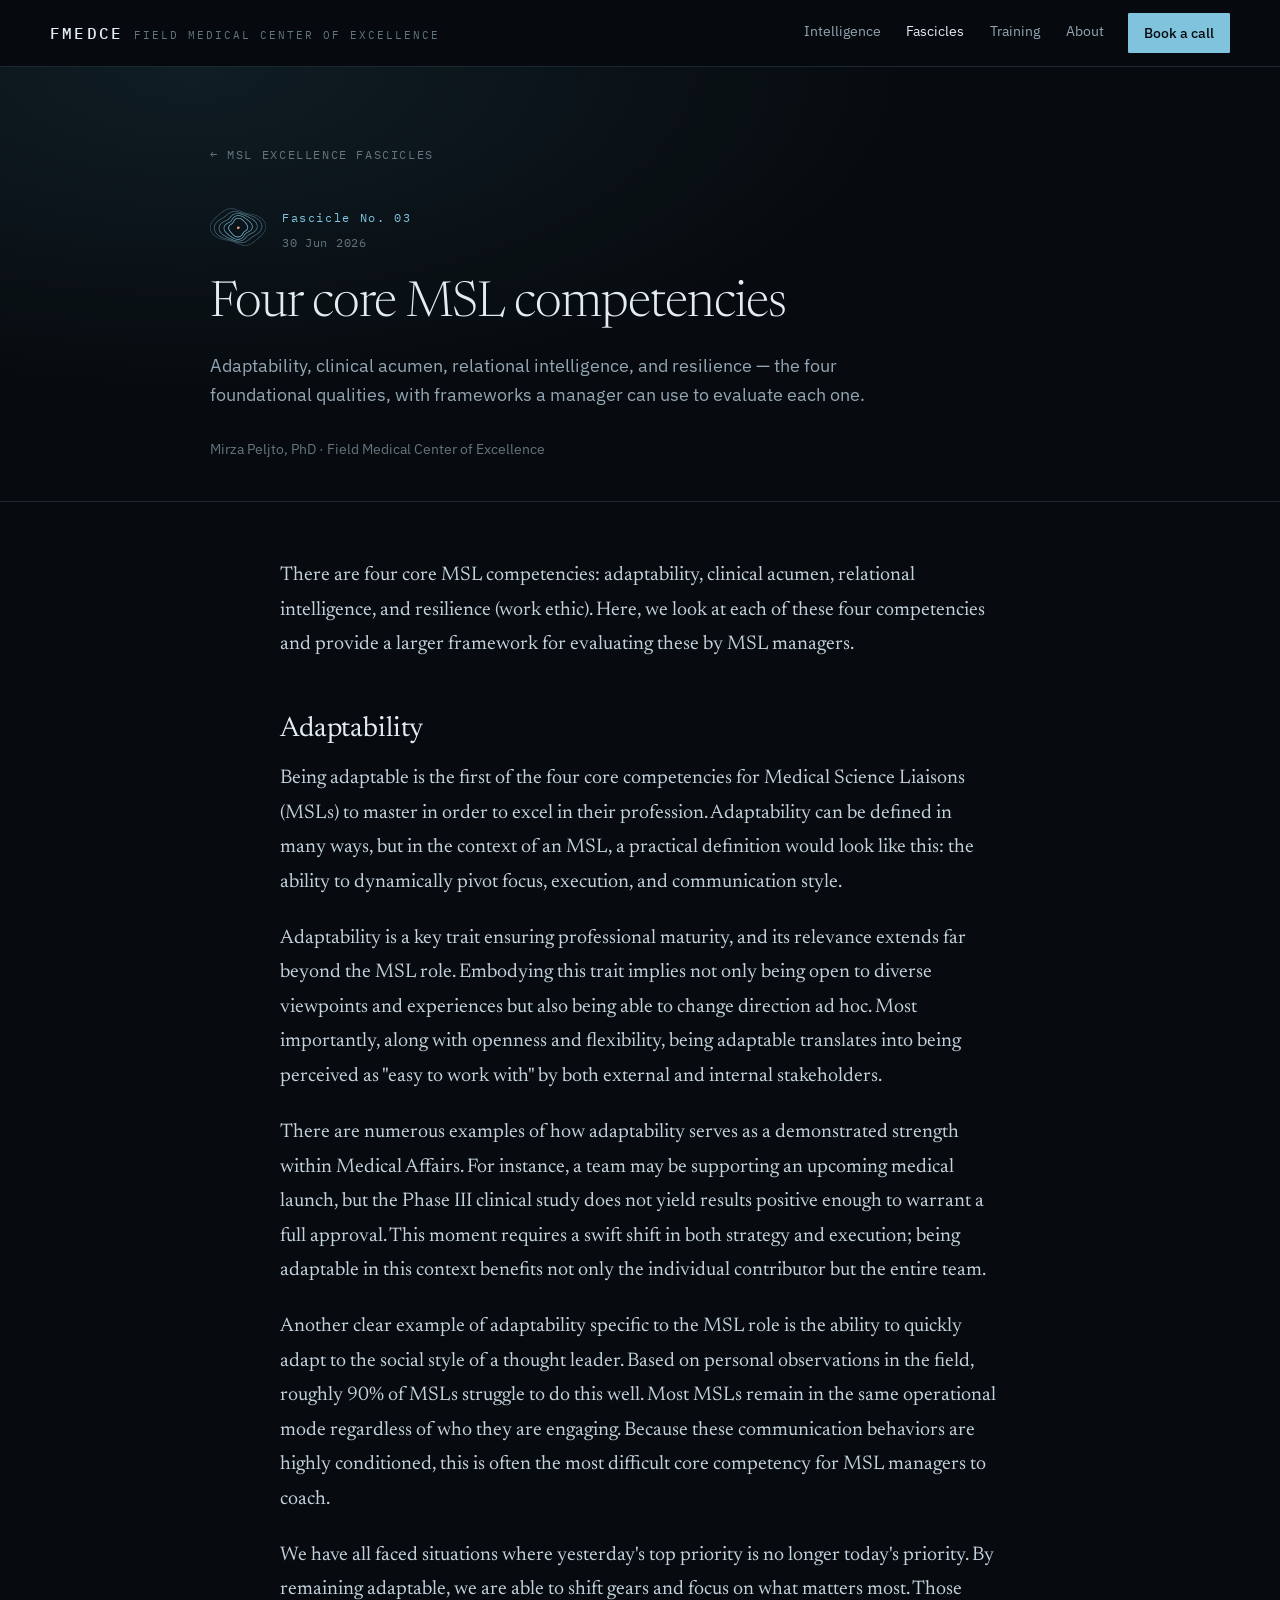
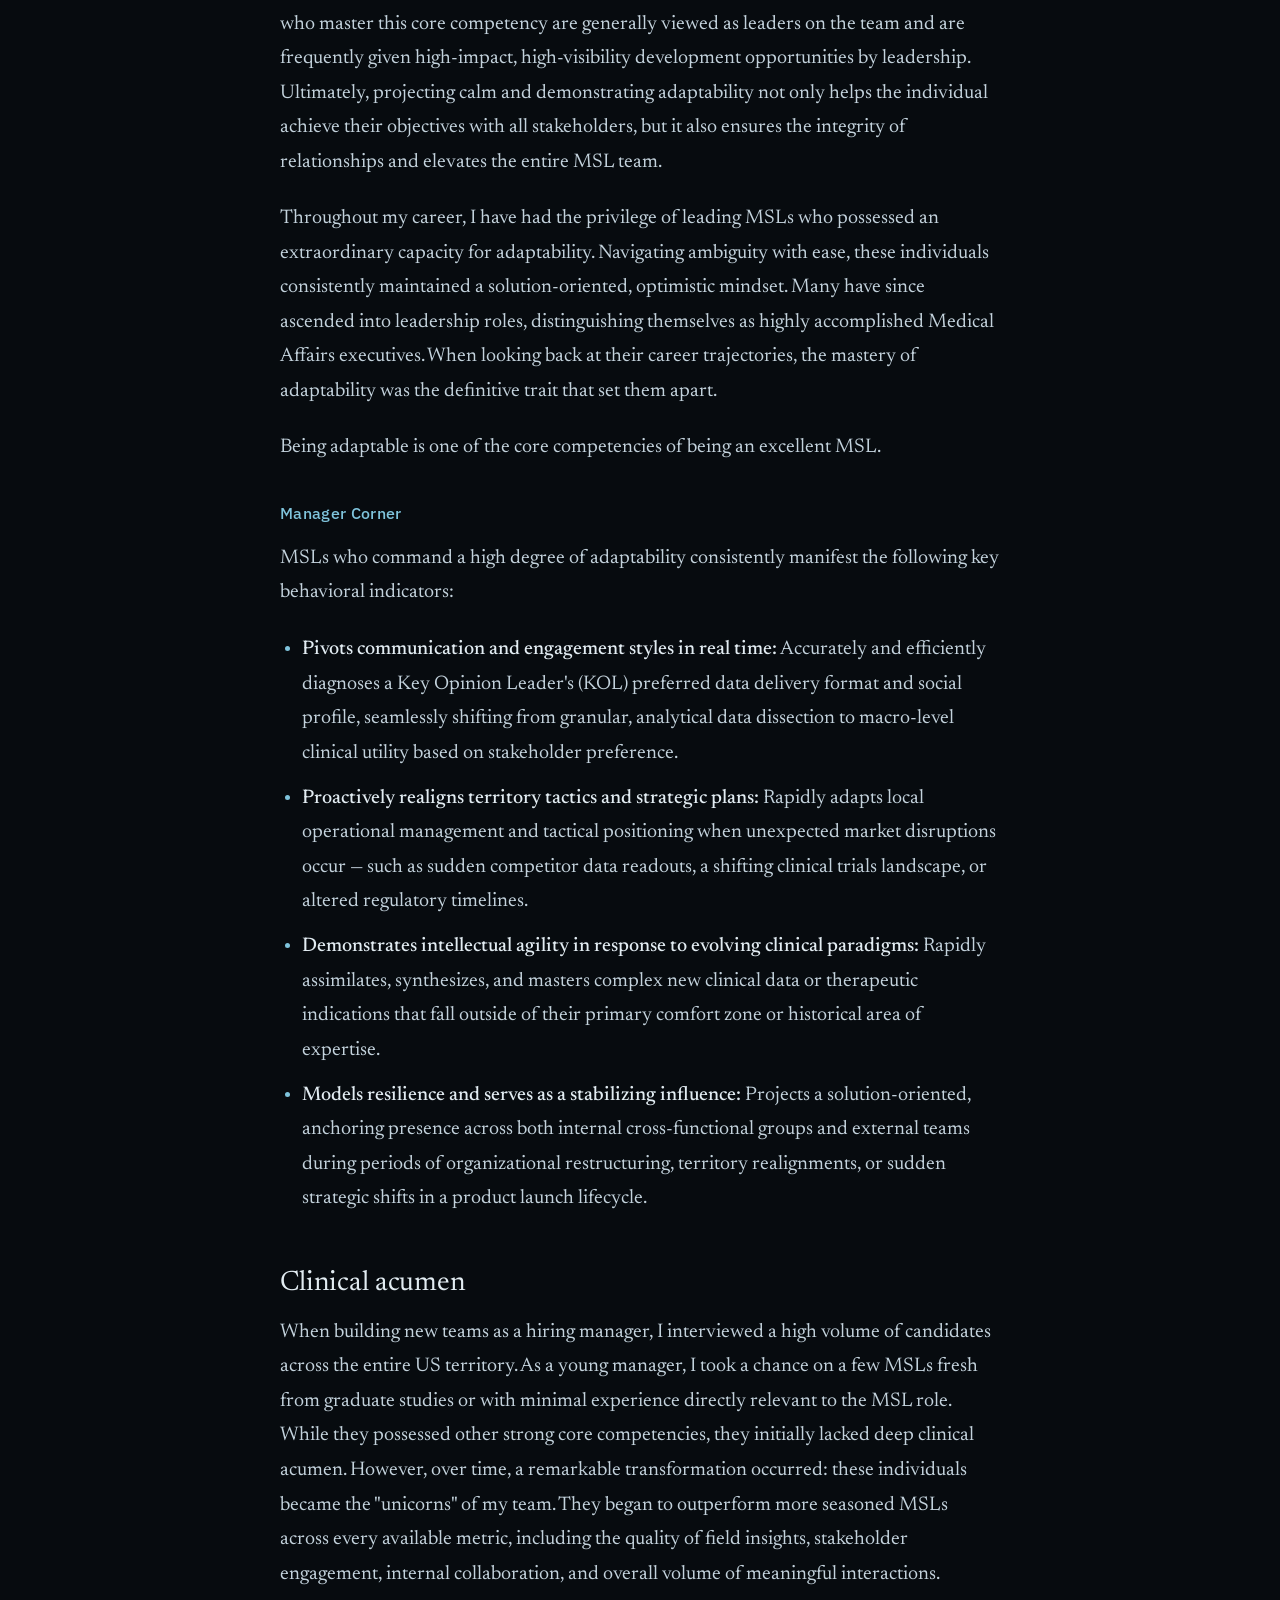
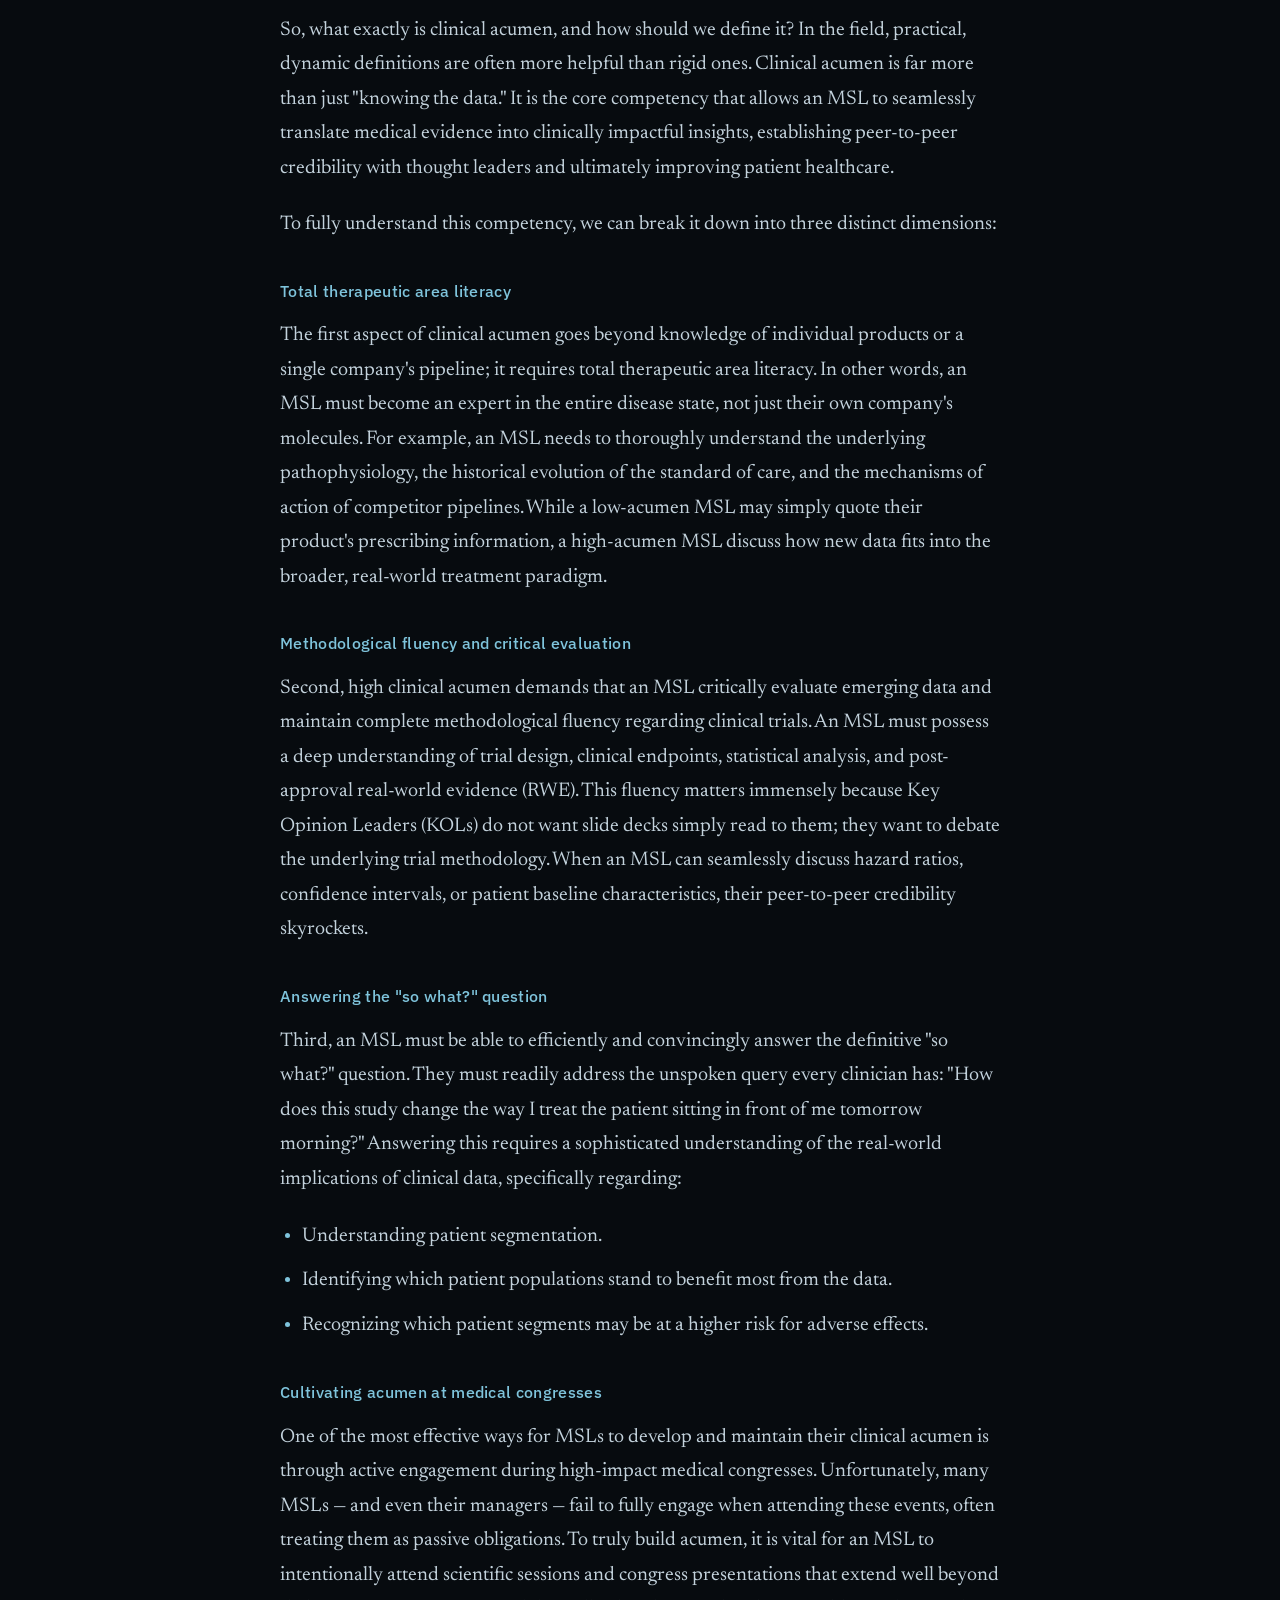
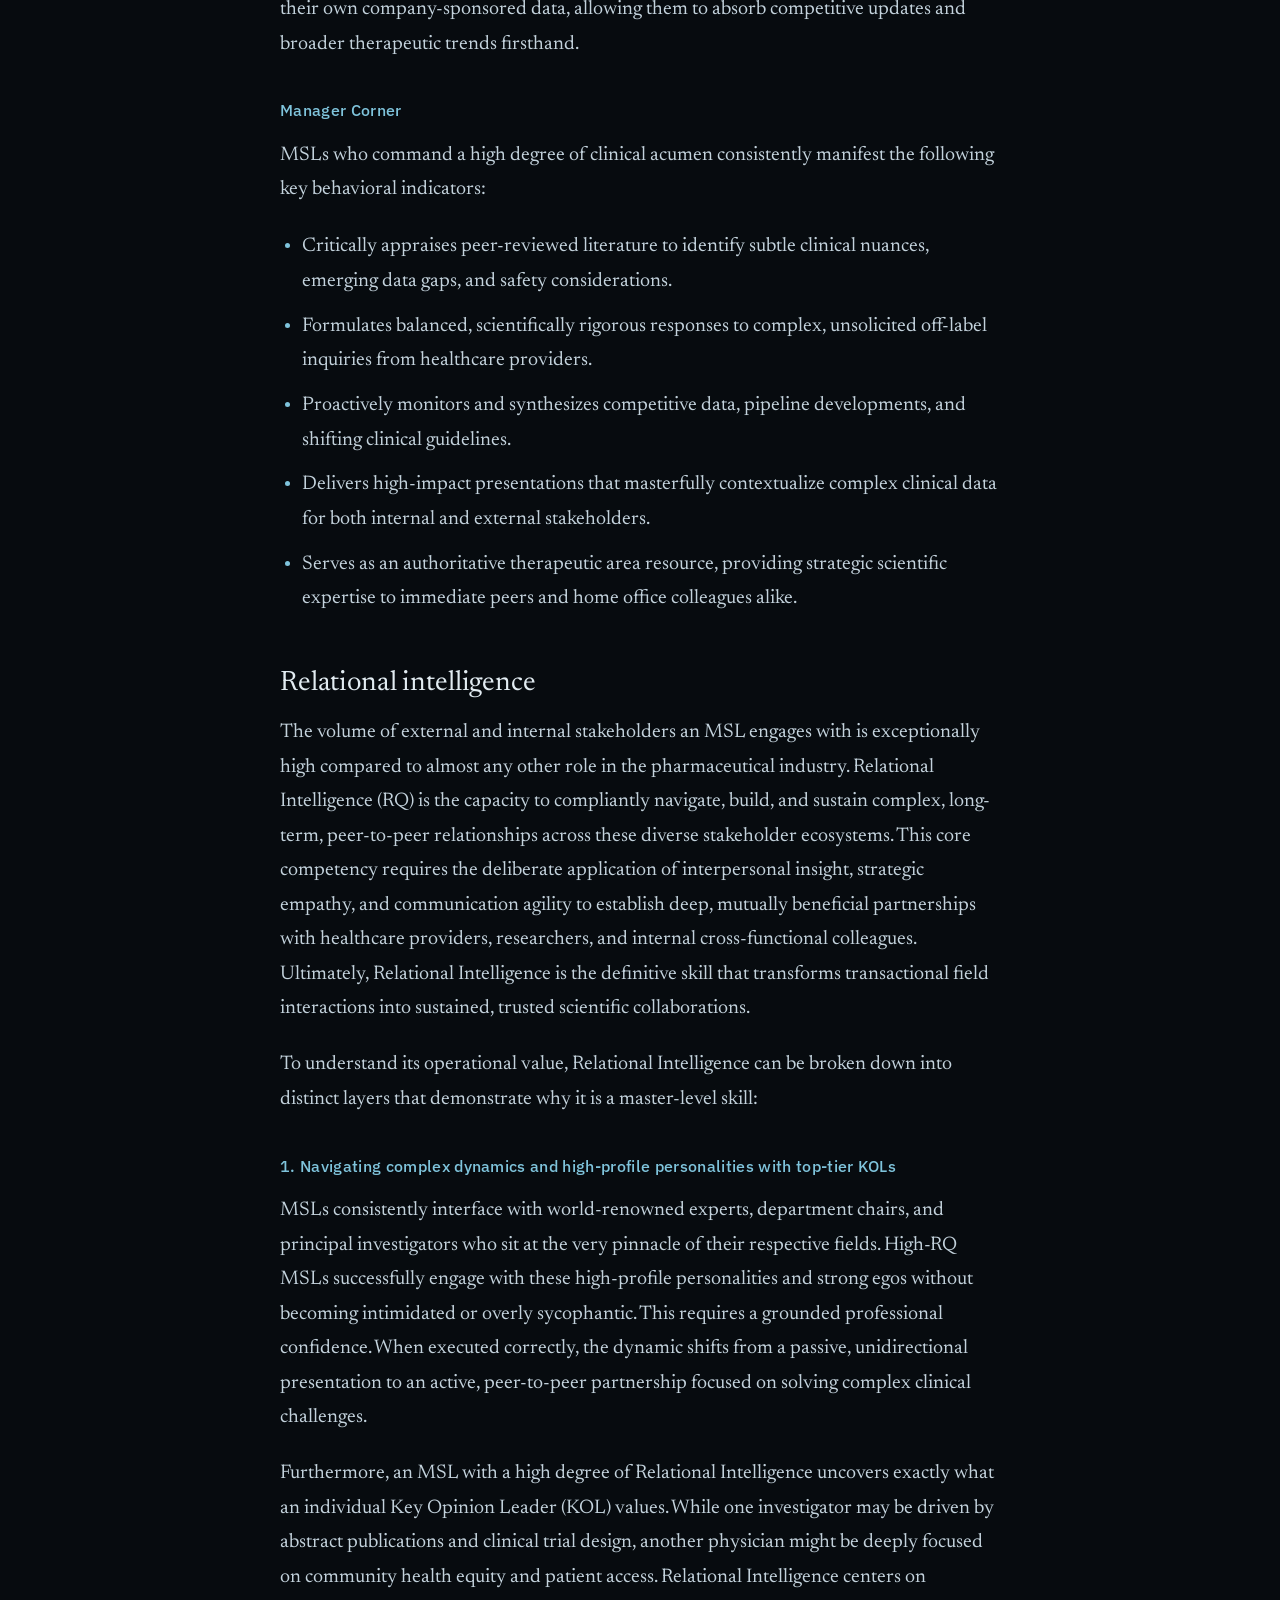
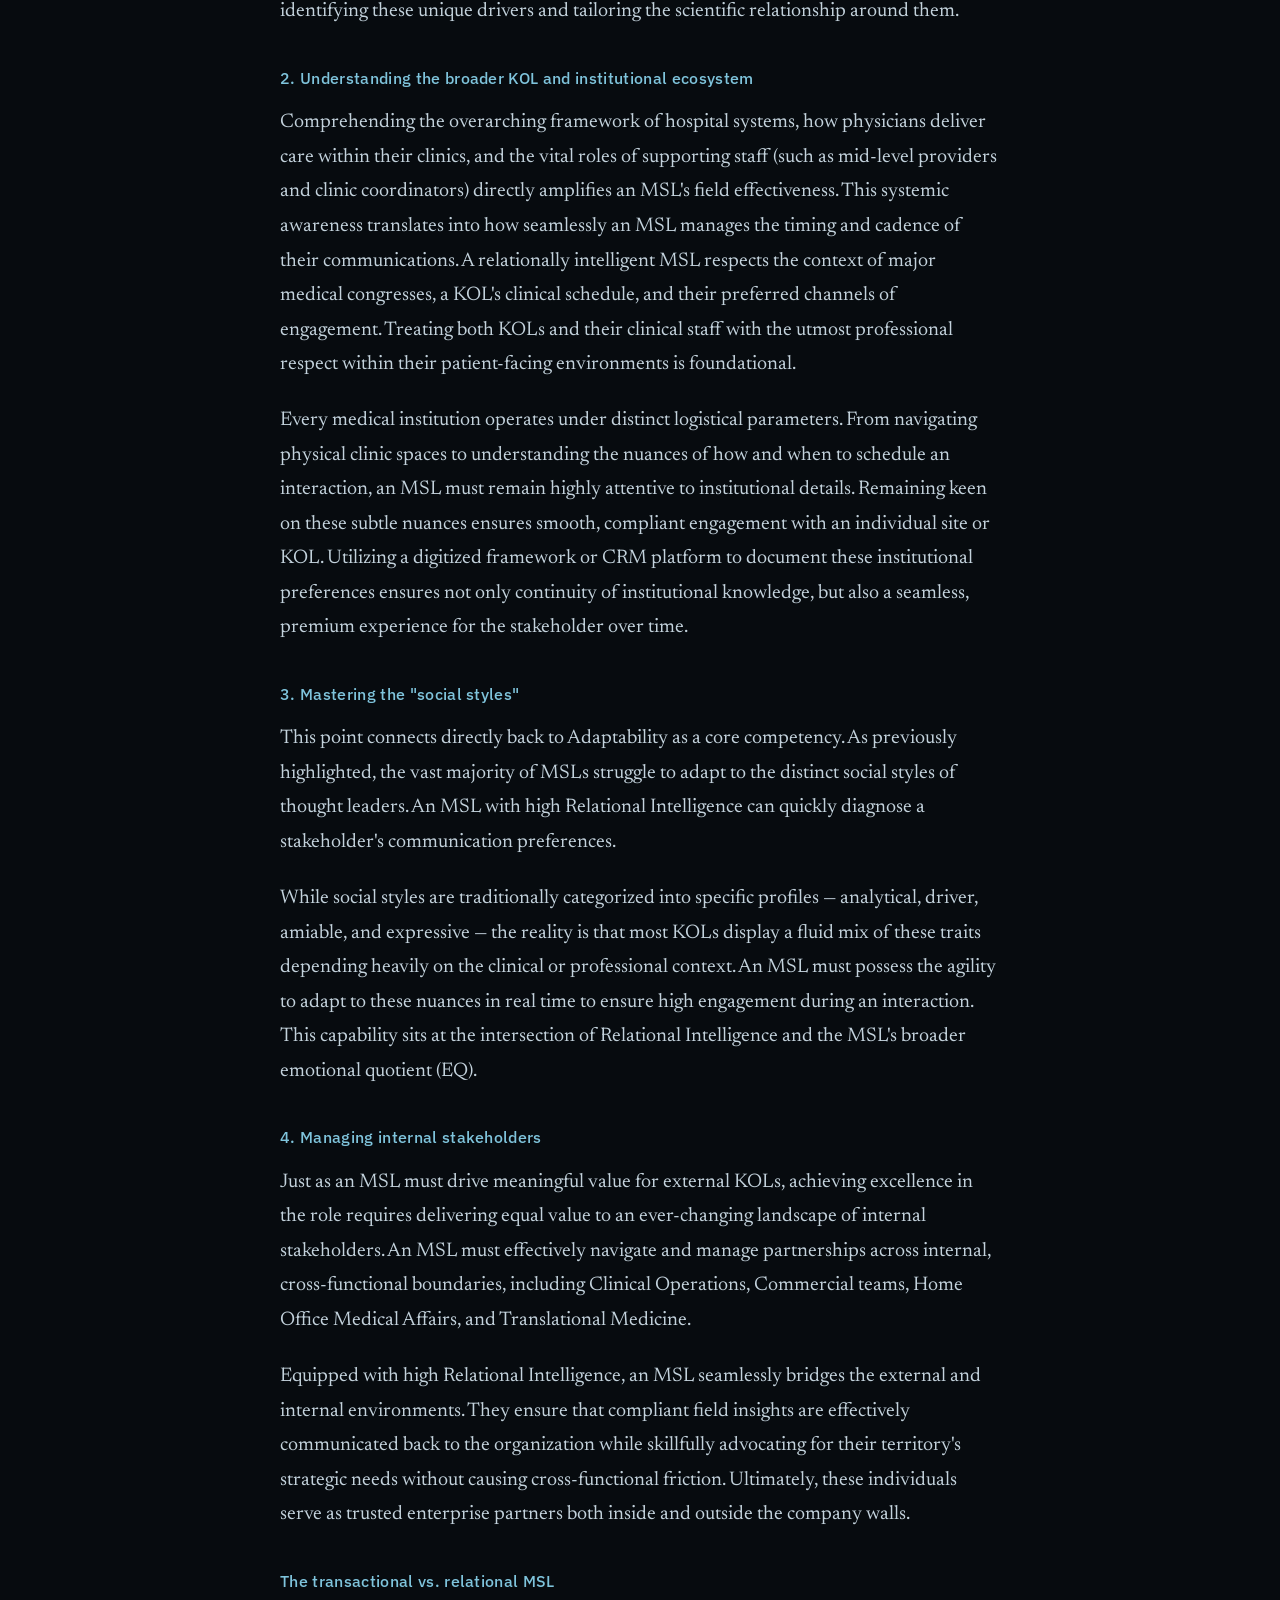
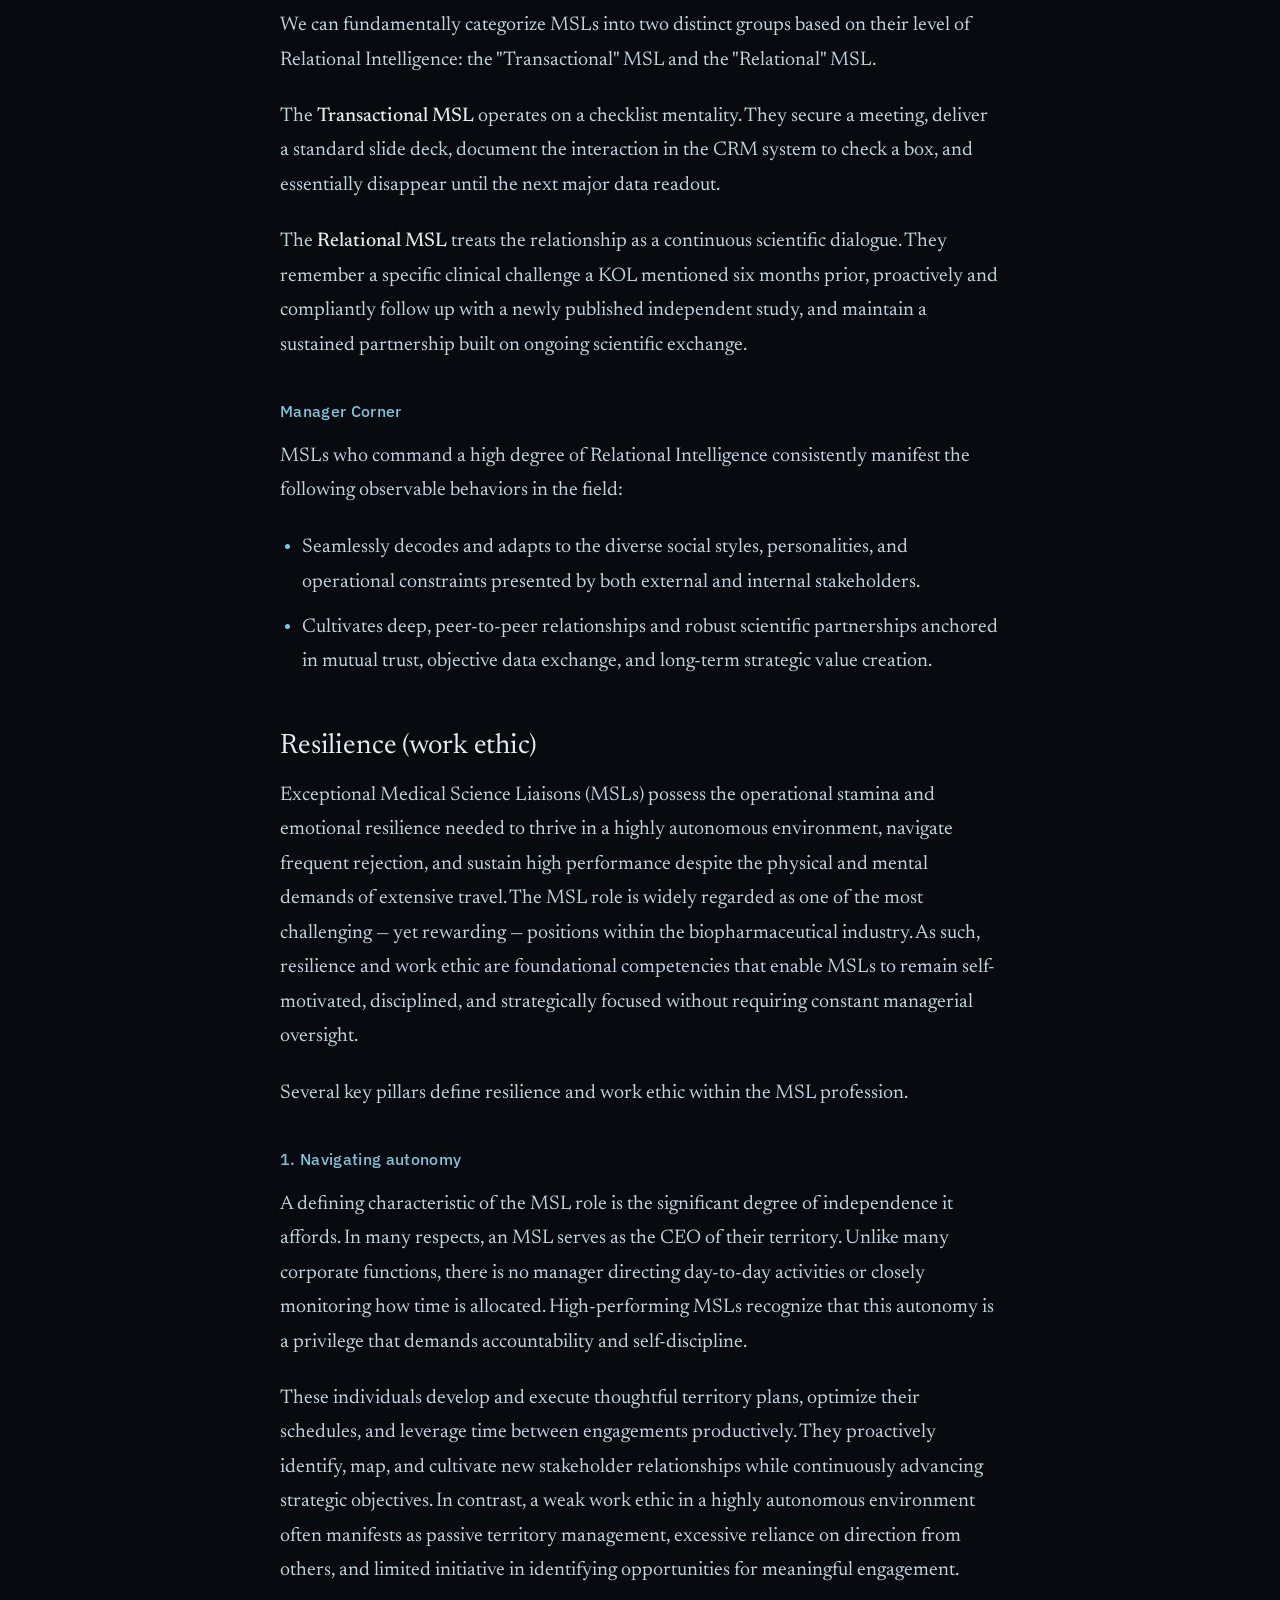
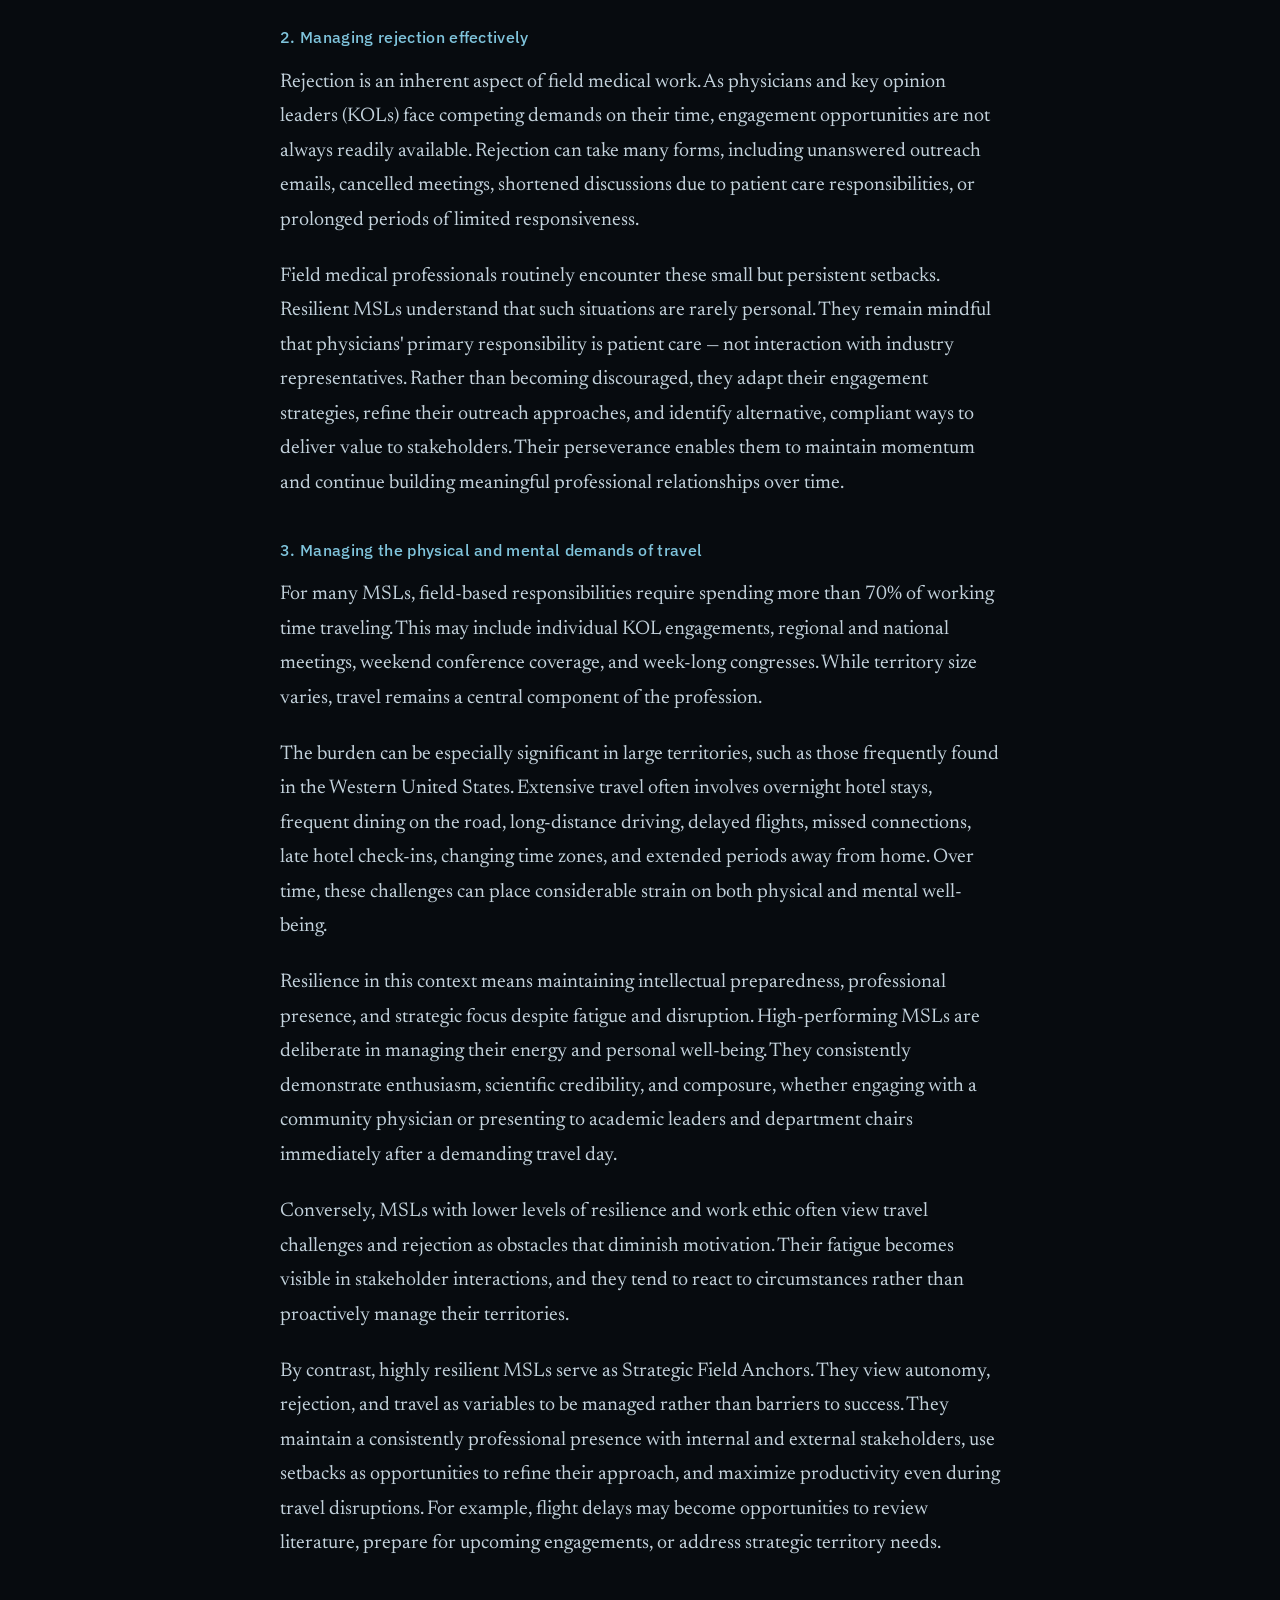
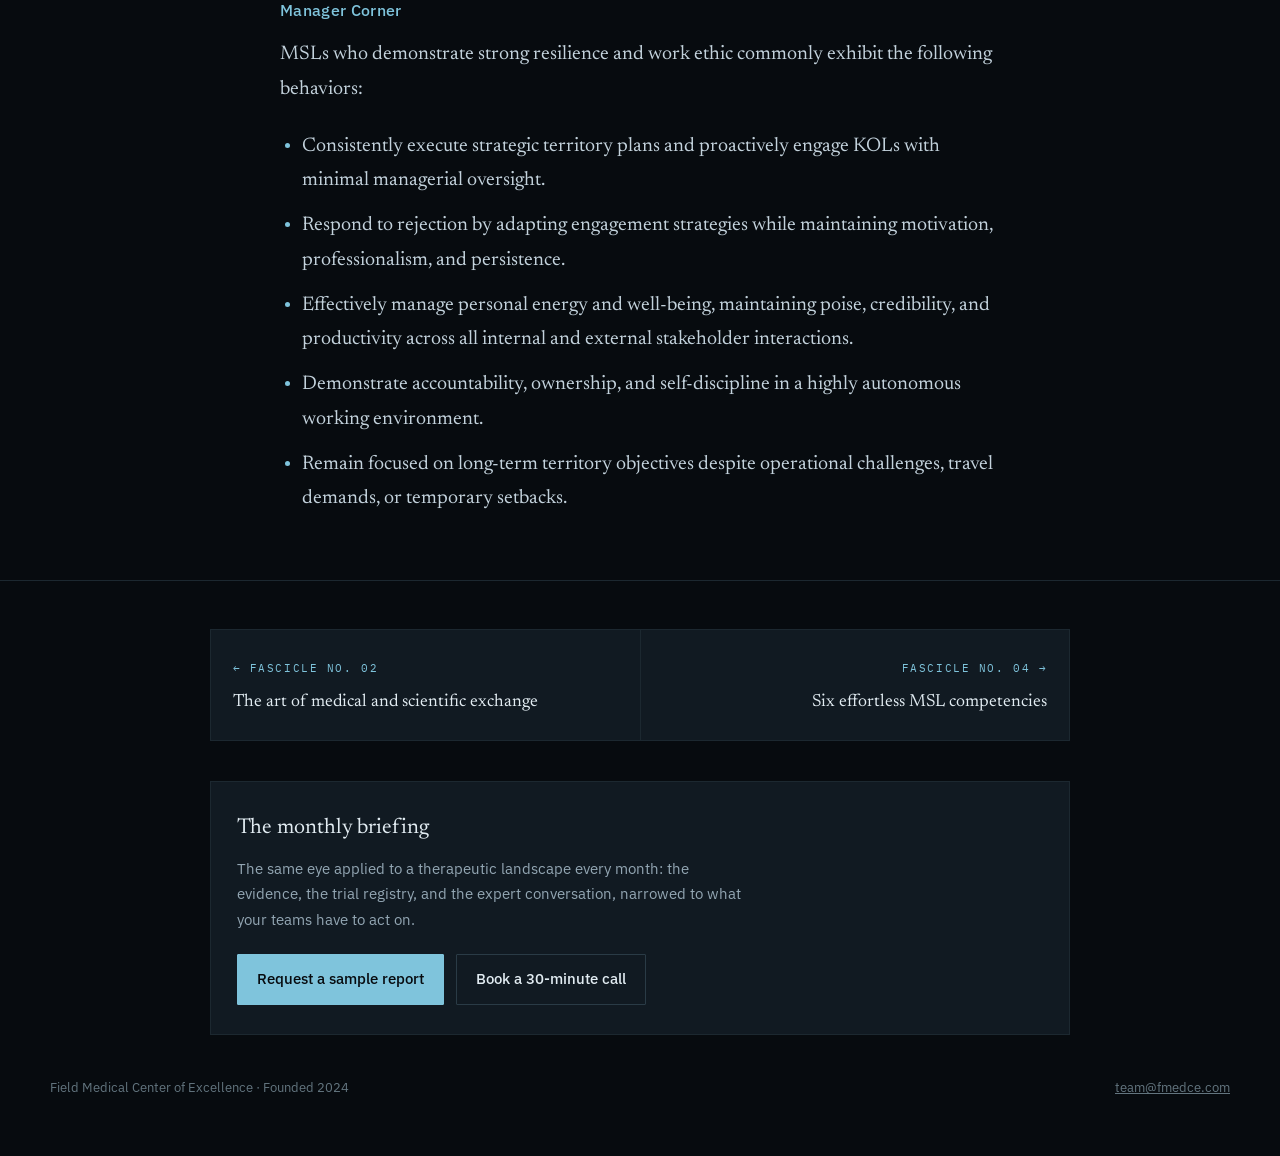
<file: msl-excellence-fascicles/four-core-msl-competencies/index.html>
<!doctype html>
<html lang="en">
<head>
<meta charset="utf-8">
<meta name="viewport" content="width=device-width, initial-scale=1">
<title>Four core MSL competencies · MSL Excellence Fascicles</title>
<meta name="description" content="Adaptability, clinical acumen, relational intelligence, and resilience — the four foundational qualities, with frameworks a manager can use to evaluate each one.">
<link rel="preconnect" href="https://fonts.googleapis.com">
<link rel="preconnect" href="https://fonts.gstatic.com" crossorigin>
<link rel="stylesheet" href="https://fonts.googleapis.com/css2?family=IBM+Plex+Mono:wght@400;500&family=IBM+Plex+Sans:wght@400;500&family=Newsreader:opsz,wght@6..72,300;6..72,400;6..72,500&display=swap">
<link rel="stylesheet" href="../../assets/fmedce.css">
</head>
<body>
<header class="site-head">
  <div class="wrap head-in">
    <a class="mark" href="../../"><strong>FMEDCE</strong><span class="label">Field Medical Center of Excellence</span></a>
    <nav class="nav">
      <a href="../../#intelligence">Intelligence</a>
      <a href="../../msl-excellence-fascicles/" style="color:var(--ink)">Fascicles</a>
      <a href="../../#training">Training</a>
      <a href="../../#about">About</a>
    </nav>
    <a class="btn btn-solid btn-sm" href="https://calendly.com/team-fmedce/30min" target="_blank" rel="noopener">Book a call</a>
  </div>
  <div id="rail"></div>
</header>
<main>
<div class="art-head">
  <div class="wrap">
    <a class="back" href="../">&larr; MSL Excellence Fascicles</a>
    <div class="art-meta">
      <canvas width="132" height="132" data-seed="3" aria-hidden="true"></canvas>
      <div>
        <span class="no">Fascicle No. 03</span>
        <time class="dt" datetime="2026-06-30">30 Jun 2026</time>
      </div>
    </div>
    <h1>Four core MSL competencies</h1>
    
    <p class="standfirst">Adaptability, clinical acumen, relational intelligence, and resilience — the four foundational qualities, with frameworks a manager can use to evaluate each one.</p>
    <p class="byline">Mirza Peljto, PhD &middot; Field Medical Center of Excellence</p>
  </div>
</div>

<article class="prose">
  <div class="wrap">
<p>There are four core MSL competencies: adaptability, clinical acumen, relational intelligence, and resilience (work ethic). Here, we look at each of these four competencies and provide a larger framework for evaluating these by MSL managers.</p>
<h2>Adaptability</h2>
<p>Being adaptable is the first of the four core competencies for Medical Science Liaisons (MSLs) to master in order to excel in their profession. Adaptability can be defined in many ways, but in the context of an MSL, a practical definition would look like this: the ability to dynamically pivot focus, execution, and communication style.</p>
<p>Adaptability is a key trait ensuring professional maturity, and its relevance extends far beyond the MSL role. Embodying this trait implies not only being open to diverse viewpoints and experiences but also being able to change direction ad hoc. Most importantly, along with openness and flexibility, being adaptable translates into being perceived as "easy to work with" by both external and internal stakeholders.</p>
<p>There are numerous examples of how adaptability serves as a demonstrated strength within Medical Affairs. For instance, a team may be supporting an upcoming medical launch, but the Phase III clinical study does not yield results positive enough to warrant a full approval. This moment requires a swift shift in both strategy and execution; being adaptable in this context benefits not only the individual contributor but the entire team.</p>
<p>Another clear example of adaptability specific to the MSL role is the ability to quickly adapt to the social style of a thought leader. Based on personal observations in the field, roughly 90% of MSLs struggle to do this well. Most MSLs remain in the same operational mode regardless of who they are engaging. Because these communication behaviors are highly conditioned, this is often the most difficult core competency for MSL managers to coach.</p>
<p>We have all faced situations where yesterday's top priority is no longer today's priority. By remaining adaptable, we are able to shift gears and focus on what matters most. Those who master this core competency are generally viewed as leaders on the team and are frequently given high-impact, high-visibility development opportunities by leadership. Ultimately, projecting calm and demonstrating adaptability not only helps the individual achieve their objectives with all stakeholders, but it also ensures the integrity of relationships and elevates the entire MSL team.</p>
<p>Throughout my career, I have had the privilege of leading MSLs who possessed an extraordinary capacity for adaptability. Navigating ambiguity with ease, these individuals consistently maintained a solution-oriented, optimistic mindset. Many have since ascended into leadership roles, distinguishing themselves as highly accomplished Medical Affairs executives. When looking back at their career trajectories, the mastery of adaptability was the definitive trait that set them apart.</p>
<p>Being adaptable is one of the core competencies of being an excellent MSL.</p>
<h3>Manager Corner</h3>
<p>MSLs who command a high degree of adaptability consistently manifest the following key behavioral indicators:</p>
<ul>
<li><strong>Pivots communication and engagement styles in real time:</strong> Accurately and efficiently diagnoses a Key Opinion Leader's (KOL) preferred data delivery format and social profile, seamlessly shifting from granular, analytical data dissection to macro-level clinical utility based on stakeholder preference.</li>
<li><strong>Proactively realigns territory tactics and strategic plans:</strong> Rapidly adapts local operational management and tactical positioning when unexpected market disruptions occur — such as sudden competitor data readouts, a shifting clinical trials landscape, or altered regulatory timelines.</li>
<li><strong>Demonstrates intellectual agility in response to evolving clinical paradigms:</strong> Rapidly assimilates, synthesizes, and masters complex new clinical data or therapeutic indications that fall outside of their primary comfort zone or historical area of expertise.</li>
<li><strong>Models resilience and serves as a stabilizing influence:</strong> Projects a solution-oriented, anchoring presence across both internal cross-functional groups and external teams during periods of organizational restructuring, territory realignments, or sudden strategic shifts in a product launch lifecycle.</li>
</ul>
<h2>Clinical acumen</h2>
<p>When building new teams as a hiring manager, I interviewed a high volume of candidates across the entire US territory. As a young manager, I took a chance on a few MSLs fresh from graduate studies or with minimal experience directly relevant to the MSL role. While they possessed other strong core competencies, they initially lacked deep clinical acumen. However, over time, a remarkable transformation occurred: these individuals became the "unicorns" of my team. They began to outperform more seasoned MSLs across every available metric, including the quality of field insights, stakeholder engagement, internal collaboration, and overall volume of meaningful interactions.</p>
<p>So, what exactly is clinical acumen, and how should we define it? In the field, practical, dynamic definitions are often more helpful than rigid ones. Clinical acumen is far more than just "knowing the data." It is the core competency that allows an MSL to seamlessly translate medical evidence into clinically impactful insights, establishing peer-to-peer credibility with thought leaders and ultimately improving patient healthcare.</p>
<p>To fully understand this competency, we can break it down into three distinct dimensions:</p>
<h3>Total therapeutic area literacy</h3>
<p>The first aspect of clinical acumen goes beyond knowledge of individual products or a single company's pipeline; it requires total therapeutic area literacy. In other words, an MSL must become an expert in the entire disease state, not just their own company's molecules. For example, an MSL needs to thoroughly understand the underlying pathophysiology, the historical evolution of the standard of care, and the mechanisms of action of competitor pipelines. While a low-acumen MSL may simply quote their product's prescribing information, a high-acumen MSL discuss how new data fits into the broader, real-world treatment paradigm.</p>
<h3>Methodological fluency and critical evaluation</h3>
<p>Second, high clinical acumen demands that an MSL critically evaluate emerging data and maintain complete methodological fluency regarding clinical trials. An MSL must possess a deep understanding of trial design, clinical endpoints, statistical analysis, and post-approval real-world evidence (RWE). This fluency matters immensely because Key Opinion Leaders (KOLs) do not want slide decks simply read to them; they want to debate the underlying trial methodology. When an MSL can seamlessly discuss hazard ratios, confidence intervals, or patient baseline characteristics, their peer-to-peer credibility skyrockets.</p>
<h3>Answering the "so what?" question</h3>
<p>Third, an MSL must be able to efficiently and convincingly answer the definitive "so what?" question. They must readily address the unspoken query every clinician has: "How does this study change the way I treat the patient sitting in front of me tomorrow morning?" Answering this requires a sophisticated understanding of the real-world implications of clinical data, specifically regarding:</p>
<ul>
<li>Understanding patient segmentation.</li>
<li>Identifying which patient populations stand to benefit most from the data.</li>
<li>Recognizing which patient segments may be at a higher risk for adverse effects.</li>
</ul>
<h3>Cultivating acumen at medical congresses</h3>
<p>One of the most effective ways for MSLs to develop and maintain their clinical acumen is through active engagement during high-impact medical congresses. Unfortunately, many MSLs — and even their managers — fail to fully engage when attending these events, often treating them as passive obligations. To truly build acumen, it is vital for an MSL to intentionally attend scientific sessions and congress presentations that extend well beyond their own company-sponsored data, allowing them to absorb competitive updates and broader therapeutic trends firsthand.</p>
<h3>Manager Corner</h3>
<p>MSLs who command a high degree of clinical acumen consistently manifest the following key behavioral indicators:</p>
<ul>
<li>Critically appraises peer-reviewed literature to identify subtle clinical nuances, emerging data gaps, and safety considerations.</li>
<li>Formulates balanced, scientifically rigorous responses to complex, unsolicited off-label inquiries from healthcare providers.</li>
<li>Proactively monitors and synthesizes competitive data, pipeline developments, and shifting clinical guidelines.</li>
<li>Delivers high-impact presentations that masterfully contextualize complex clinical data for both internal and external stakeholders.</li>
<li>Serves as an authoritative therapeutic area resource, providing strategic scientific expertise to immediate peers and home office colleagues alike.</li>
</ul>
<h2>Relational intelligence</h2>
<p>The volume of external and internal stakeholders an MSL engages with is exceptionally high compared to almost any other role in the pharmaceutical industry. Relational Intelligence (RQ) is the capacity to compliantly navigate, build, and sustain complex, long-term, peer-to-peer relationships across these diverse stakeholder ecosystems. This core competency requires the deliberate application of interpersonal insight, strategic empathy, and communication agility to establish deep, mutually beneficial partnerships with healthcare providers, researchers, and internal cross-functional colleagues. Ultimately, Relational Intelligence is the definitive skill that transforms transactional field interactions into sustained, trusted scientific collaborations.</p>
<p>To understand its operational value, Relational Intelligence can be broken down into distinct layers that demonstrate why it is a master-level skill:</p>
<h3>1. Navigating complex dynamics and high-profile personalities with top-tier KOLs</h3>
<p>MSLs consistently interface with world-renowned experts, department chairs, and principal investigators who sit at the very pinnacle of their respective fields. High-RQ MSLs successfully engage with these high-profile personalities and strong egos without becoming intimidated or overly sycophantic. This requires a grounded professional confidence. When executed correctly, the dynamic shifts from a passive, unidirectional presentation to an active, peer-to-peer partnership focused on solving complex clinical challenges.</p>
<p>Furthermore, an MSL with a high degree of Relational Intelligence uncovers exactly what an individual Key Opinion Leader (KOL) values. While one investigator may be driven by abstract publications and clinical trial design, another physician might be deeply focused on community health equity and patient access. Relational Intelligence centers on identifying these unique drivers and tailoring the scientific relationship around them.</p>
<h3>2. Understanding the broader KOL and institutional ecosystem</h3>
<p>Comprehending the overarching framework of hospital systems, how physicians deliver care within their clinics, and the vital roles of supporting staff (such as mid-level providers and clinic coordinators) directly amplifies an MSL's field effectiveness. This systemic awareness translates into how seamlessly an MSL manages the timing and cadence of their communications. A relationally intelligent MSL respects the context of major medical congresses, a KOL's clinical schedule, and their preferred channels of engagement. Treating both KOLs and their clinical staff with the utmost professional respect within their patient-facing environments is foundational.</p>
<p>Every medical institution operates under distinct logistical parameters. From navigating physical clinic spaces to understanding the nuances of how and when to schedule an interaction, an MSL must remain highly attentive to institutional details. Remaining keen on these subtle nuances ensures smooth, compliant engagement with an individual site or KOL. Utilizing a digitized framework or CRM platform to document these institutional preferences ensures not only continuity of institutional knowledge, but also a seamless, premium experience for the stakeholder over time.</p>
<h3>3. Mastering the "social styles"</h3>
<p>This point connects directly back to Adaptability as a core competency. As previously highlighted, the vast majority of MSLs struggle to adapt to the distinct social styles of thought leaders. An MSL with high Relational Intelligence can quickly diagnose a stakeholder's communication preferences.</p>
<p>While social styles are traditionally categorized into specific profiles — analytical, driver, amiable, and expressive — the reality is that most KOLs display a fluid mix of these traits depending heavily on the clinical or professional context. An MSL must possess the agility to adapt to these nuances in real time to ensure high engagement during an interaction. This capability sits at the intersection of Relational Intelligence and the MSL's broader emotional quotient (EQ).</p>
<h3>4. Managing internal stakeholders</h3>
<p>Just as an MSL must drive meaningful value for external KOLs, achieving excellence in the role requires delivering equal value to an ever-changing landscape of internal stakeholders. An MSL must effectively navigate and manage partnerships across internal, cross-functional boundaries, including Clinical Operations, Commercial teams, Home Office Medical Affairs, and Translational Medicine.</p>
<p>Equipped with high Relational Intelligence, an MSL seamlessly bridges the external and internal environments. They ensure that compliant field insights are effectively communicated back to the organization while skillfully advocating for their territory's strategic needs without causing cross-functional friction. Ultimately, these individuals serve as trusted enterprise partners both inside and outside the company walls.</p>
<h3>The transactional vs. relational MSL</h3>
<p>We can fundamentally categorize MSLs into two distinct groups based on their level of Relational Intelligence: the "Transactional" MSL and the "Relational" MSL.</p>
<p>The <strong>Transactional MSL</strong> operates on a checklist mentality. They secure a meeting, deliver a standard slide deck, document the interaction in the CRM system to check a box, and essentially disappear until the next major data readout.</p>
<p>The <strong>Relational MSL</strong> treats the relationship as a continuous scientific dialogue. They remember a specific clinical challenge a KOL mentioned six months prior, proactively and compliantly follow up with a newly published independent study, and maintain a sustained partnership built on ongoing scientific exchange.</p>
<h3>Manager Corner</h3>
<p>MSLs who command a high degree of Relational Intelligence consistently manifest the following observable behaviors in the field:</p>
<ul>
<li>Seamlessly decodes and adapts to the diverse social styles, personalities, and operational constraints presented by both external and internal stakeholders.</li>
<li>Cultivates deep, peer-to-peer relationships and robust scientific partnerships anchored in mutual trust, objective data exchange, and long-term strategic value creation.</li>
</ul>
<h2>Resilience (work ethic)</h2>
<p>Exceptional Medical Science Liaisons (MSLs) possess the operational stamina and emotional resilience needed to thrive in a highly autonomous environment, navigate frequent rejection, and sustain high performance despite the physical and mental demands of extensive travel. The MSL role is widely regarded as one of the most challenging — yet rewarding — positions within the biopharmaceutical industry. As such, resilience and work ethic are foundational competencies that enable MSLs to remain self-motivated, disciplined, and strategically focused without requiring constant managerial oversight.</p>
<p>Several key pillars define resilience and work ethic within the MSL profession.</p>
<h3>1. Navigating autonomy</h3>
<p>A defining characteristic of the MSL role is the significant degree of independence it affords. In many respects, an MSL serves as the CEO of their territory. Unlike many corporate functions, there is no manager directing day-to-day activities or closely monitoring how time is allocated. High-performing MSLs recognize that this autonomy is a privilege that demands accountability and self-discipline.</p>
<p>These individuals develop and execute thoughtful territory plans, optimize their schedules, and leverage time between engagements productively. They proactively identify, map, and cultivate new stakeholder relationships while continuously advancing strategic objectives. In contrast, a weak work ethic in a highly autonomous environment often manifests as passive territory management, excessive reliance on direction from others, and limited initiative in identifying opportunities for meaningful engagement.</p>
<h3>2. Managing rejection effectively</h3>
<p>Rejection is an inherent aspect of field medical work. As physicians and key opinion leaders (KOLs) face competing demands on their time, engagement opportunities are not always readily available. Rejection can take many forms, including unanswered outreach emails, cancelled meetings, shortened discussions due to patient care responsibilities, or prolonged periods of limited responsiveness.</p>
<p>Field medical professionals routinely encounter these small but persistent setbacks. Resilient MSLs understand that such situations are rarely personal. They remain mindful that physicians' primary responsibility is patient care — not interaction with industry representatives. Rather than becoming discouraged, they adapt their engagement strategies, refine their outreach approaches, and identify alternative, compliant ways to deliver value to stakeholders. Their perseverance enables them to maintain momentum and continue building meaningful professional relationships over time.</p>
<h3>3. Managing the physical and mental demands of travel</h3>
<p>For many MSLs, field-based responsibilities require spending more than 70% of working time traveling. This may include individual KOL engagements, regional and national meetings, weekend conference coverage, and week-long congresses. While territory size varies, travel remains a central component of the profession.</p>
<p>The burden can be especially significant in large territories, such as those frequently found in the Western United States. Extensive travel often involves overnight hotel stays, frequent dining on the road, long-distance driving, delayed flights, missed connections, late hotel check-ins, changing time zones, and extended periods away from home. Over time, these challenges can place considerable strain on both physical and mental well-being.</p>
<p>Resilience in this context means maintaining intellectual preparedness, professional presence, and strategic focus despite fatigue and disruption. High-performing MSLs are deliberate in managing their energy and personal well-being. They consistently demonstrate enthusiasm, scientific credibility, and composure, whether engaging with a community physician or presenting to academic leaders and department chairs immediately after a demanding travel day.</p>
<p>Conversely, MSLs with lower levels of resilience and work ethic often view travel challenges and rejection as obstacles that diminish motivation. Their fatigue becomes visible in stakeholder interactions, and they tend to react to circumstances rather than proactively manage their territories.</p>
<p>By contrast, highly resilient MSLs serve as Strategic Field Anchors. They view autonomy, rejection, and travel as variables to be managed rather than barriers to success. They maintain a consistently professional presence with internal and external stakeholders, use setbacks as opportunities to refine their approach, and maximize productivity even during travel disruptions. For example, flight delays may become opportunities to review literature, prepare for upcoming engagements, or address strategic territory needs.</p>
<h3>Manager Corner</h3>
<p>MSLs who demonstrate strong resilience and work ethic commonly exhibit the following behaviors:</p>
<ul>
<li>Consistently execute strategic territory plans and proactively engage KOLs with minimal managerial oversight.</li>
<li>Respond to rejection by adapting engagement strategies while maintaining motivation, professionalism, and persistence.</li>
<li>Effectively manage personal energy and well-being, maintaining poise, credibility, and productivity across all internal and external stakeholder interactions.</li>
<li>Demonstrate accountability, ownership, and self-discipline in a highly autonomous working environment.</li>
<li>Remain focused on long-term territory objectives despite operational challenges, travel demands, or temporary setbacks.</li>
</ul>
  </div>
</article>

<div class="art-foot">
  <div class="wrap">
    <nav class="pager">
      <a class="prev" href="../the-art-of-medical-and-scientific-exchange-a-new-model-of-engagement/"><span class="dir">&larr; Fascicle No. 02</span><span class="t">The art of medical and scientific exchange</span></a>
      <a class="next" href="../six-effortless-msl-competencies/"><span class="dir">Fascicle No. 04 &rarr;</span><span class="t">Six effortless MSL competencies</span></a>
    </nav>
    <div class="art-cta">
      <h3>The monthly briefing</h3>
      <p>The same eye applied to a therapeutic landscape every month: the evidence, the trial registry, and
        the expert conversation, narrowed to what your teams have to act on.</p>
      <div class="cta-row" style="margin-top:1.4rem">
        <a class="btn btn-solid" href="mailto:team@fmedce.com?subject=Sample%20report%20request">Request a sample report</a>
        <a class="btn btn-ghost" href="https://calendly.com/team-fmedce/30min" target="_blank" rel="noopener">Book a 30-minute call</a>
      </div>
    </div>
  </div>
</div>
</main>

<footer>
  <div class="wrap foot-in">
    <span>Field Medical Center of Excellence &middot; Founded 2024</span>
    <span><a href="mailto:team@fmedce.com">team@fmedce.com</a></span>
  </div>
</footer>
<script src="../../assets/fmedce.js"></script>
</body>
</html>
</file>
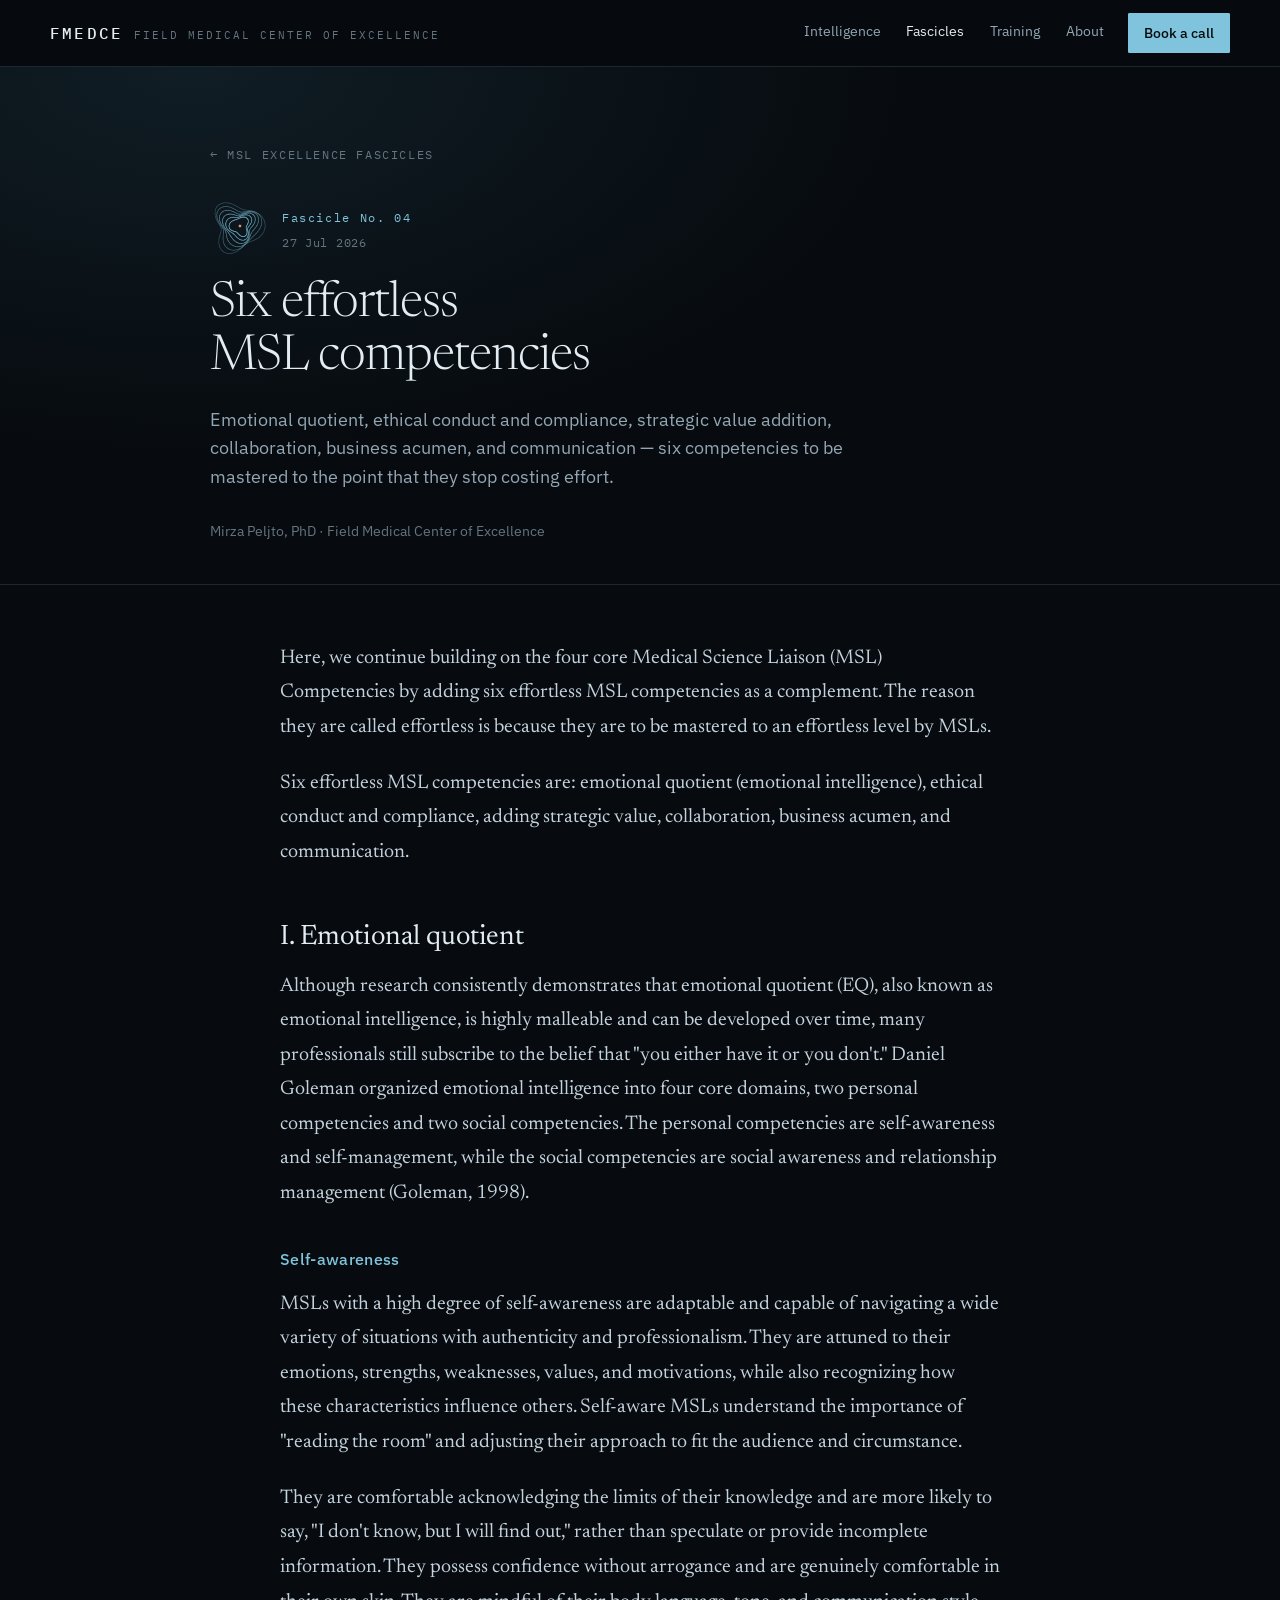
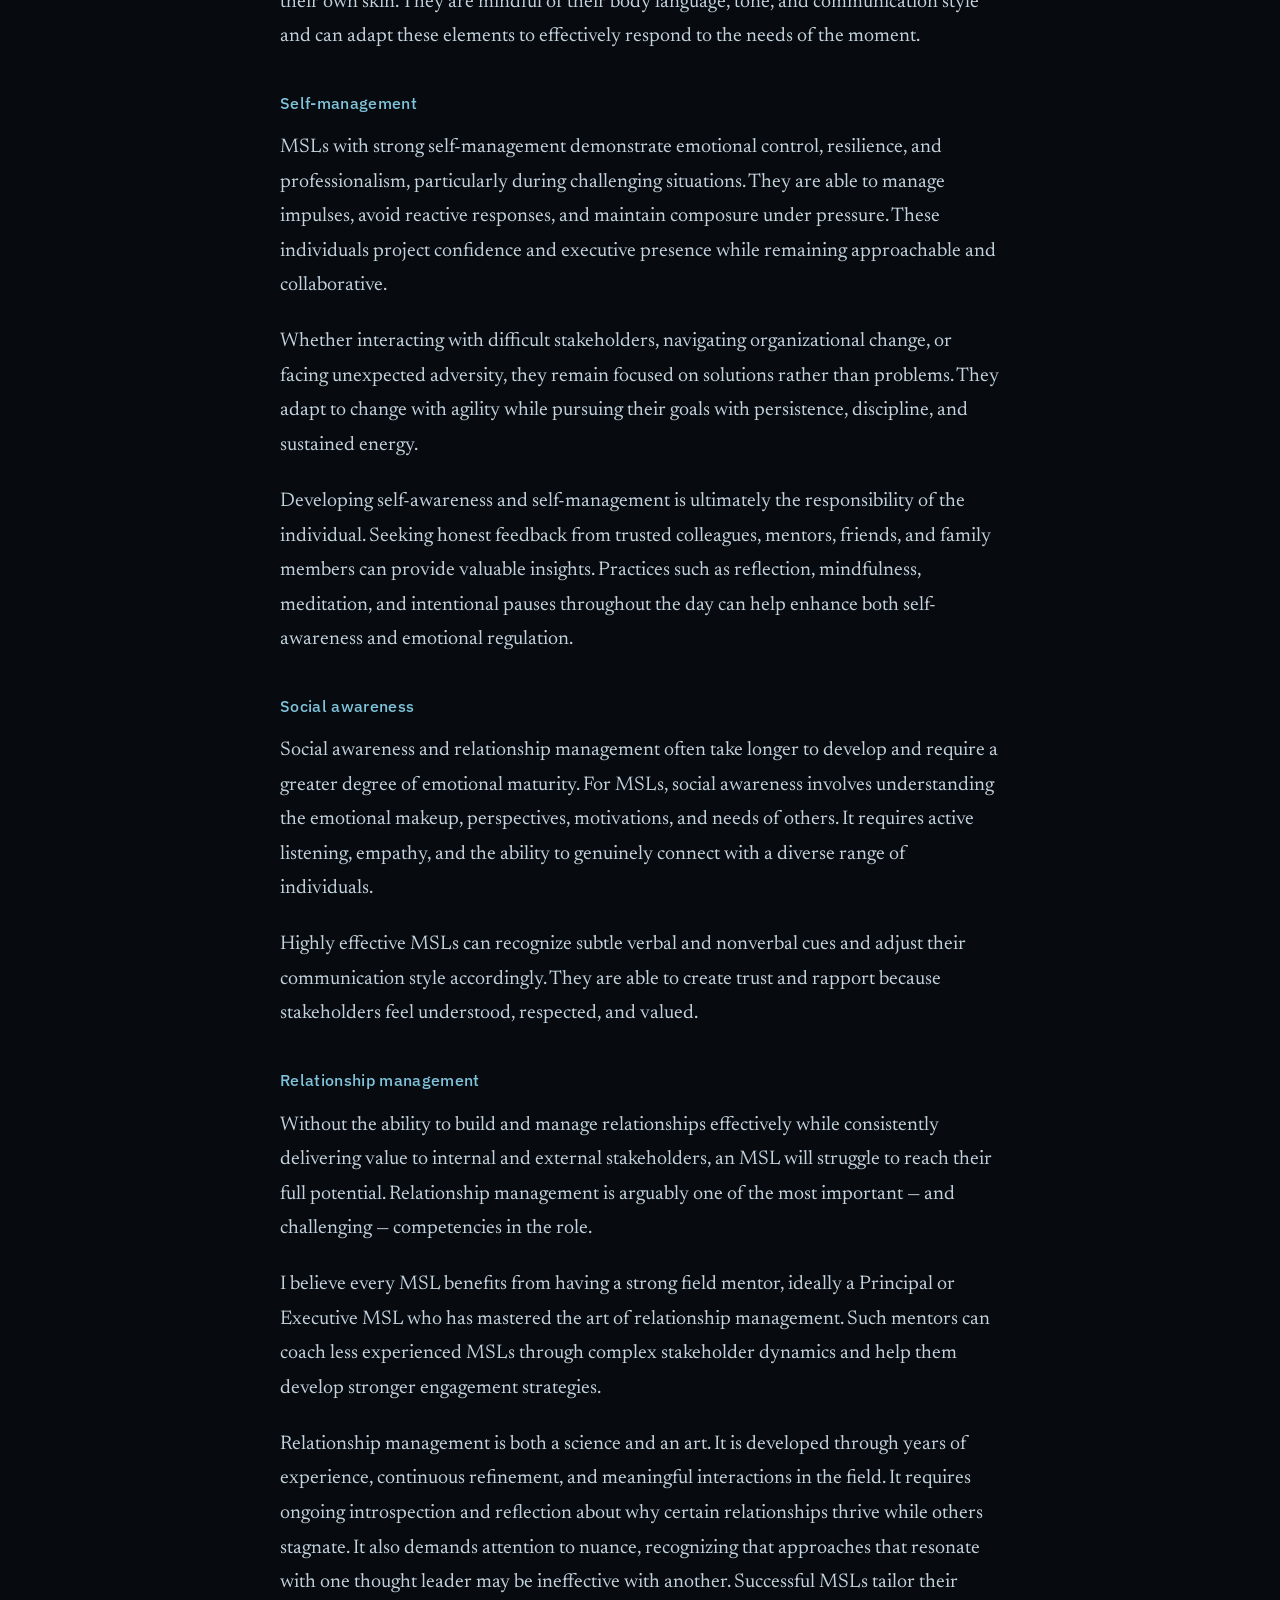
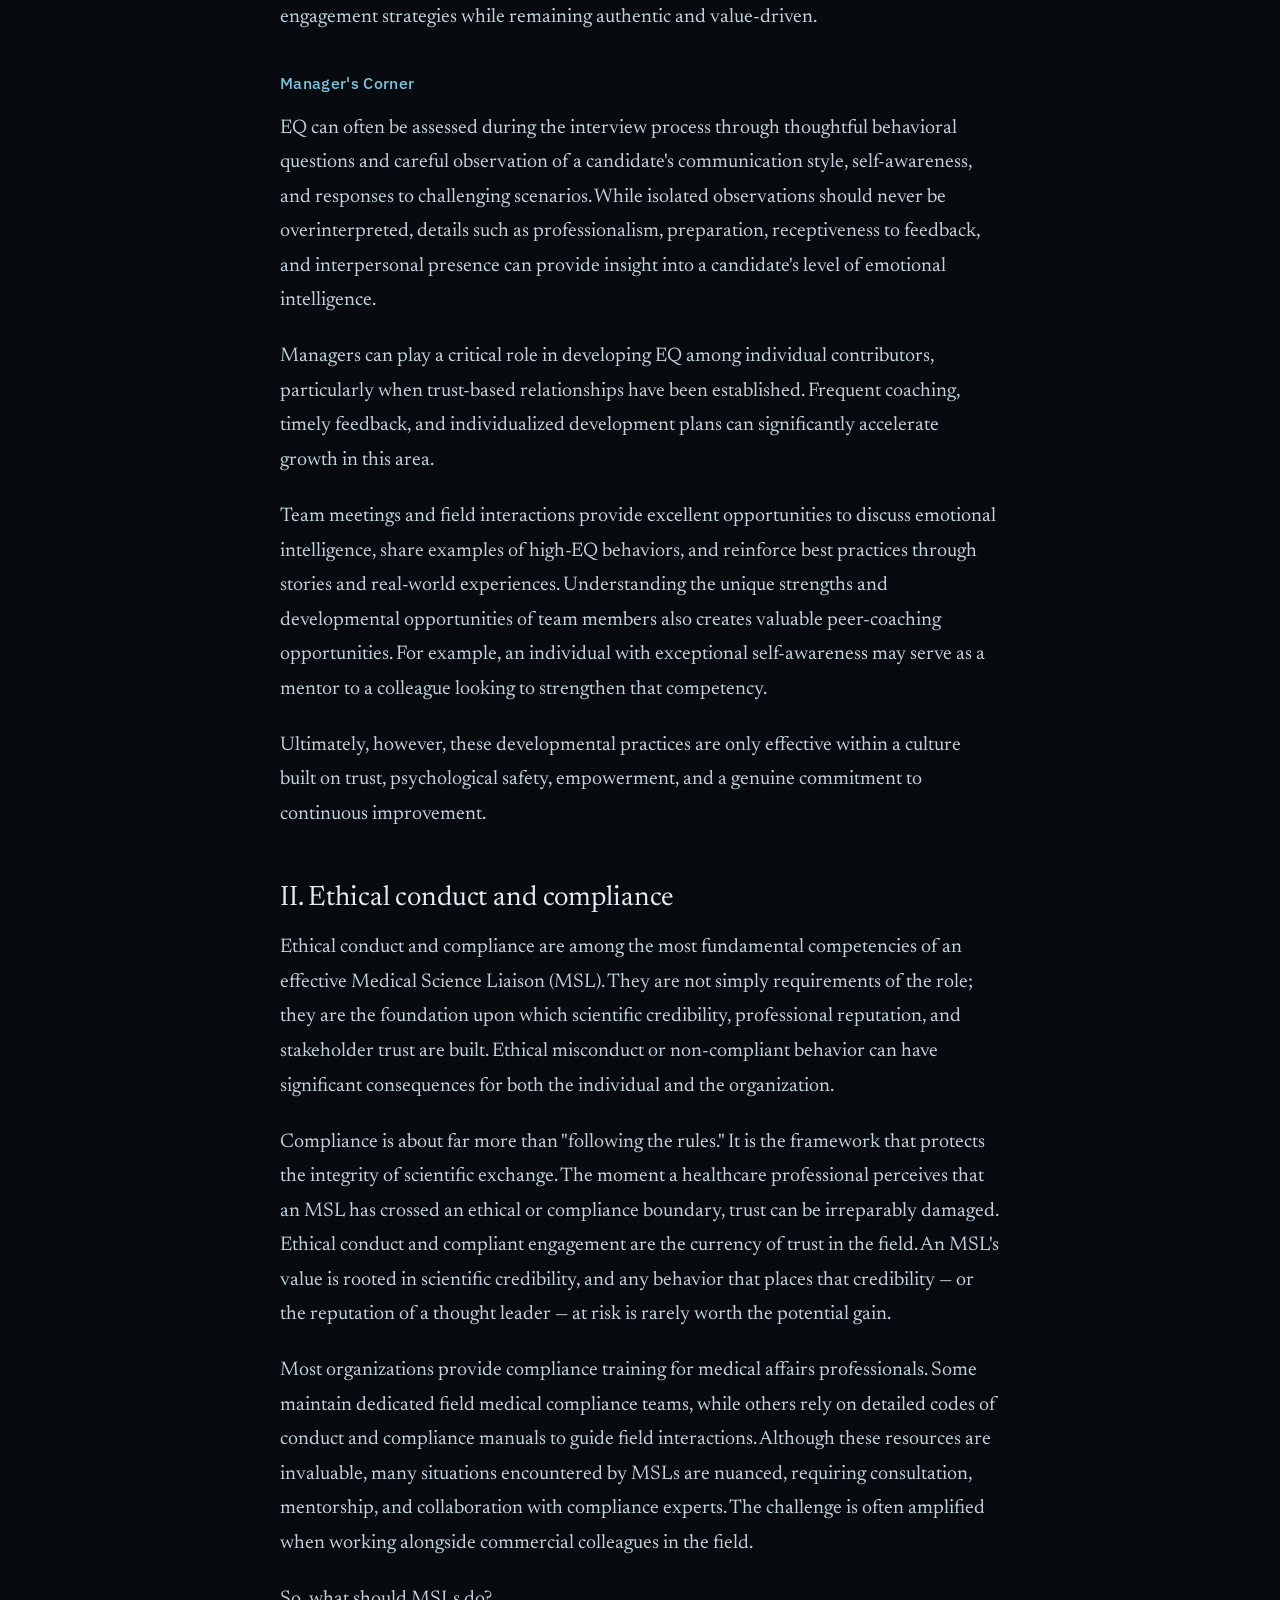
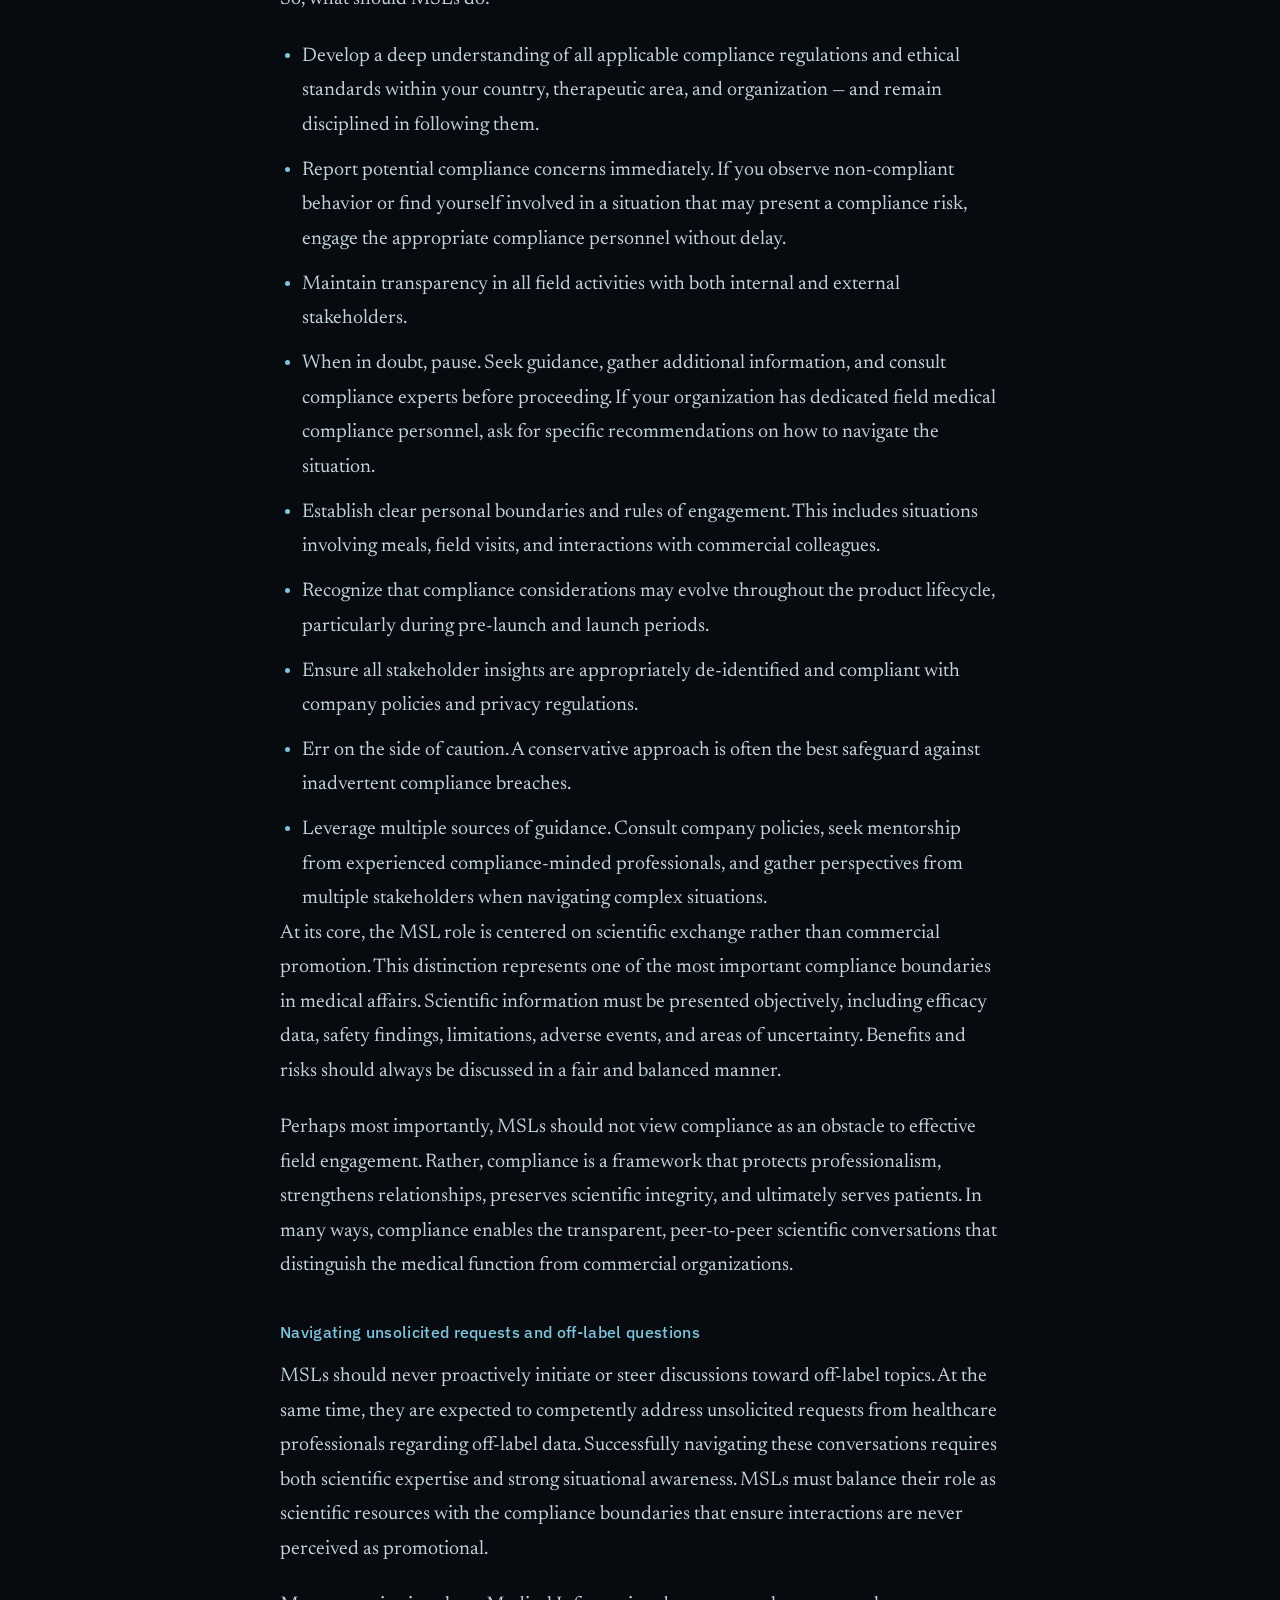
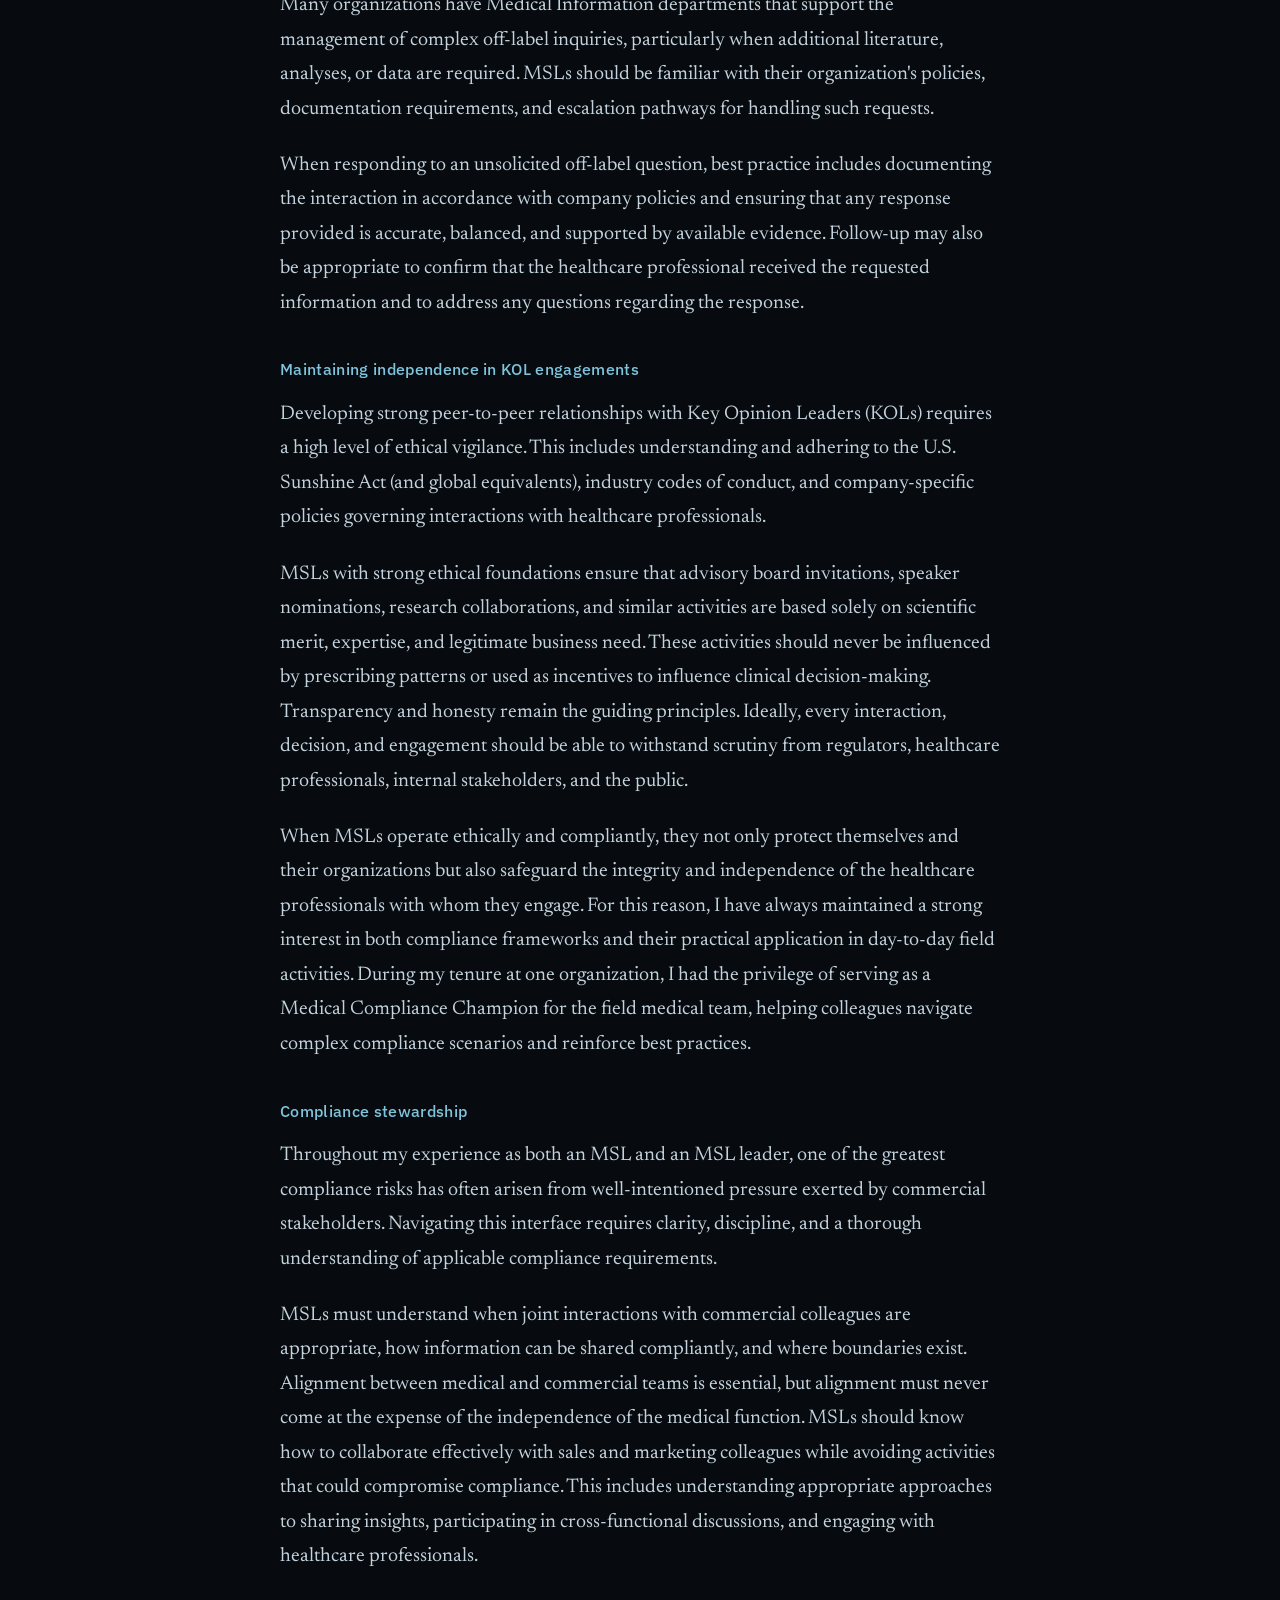
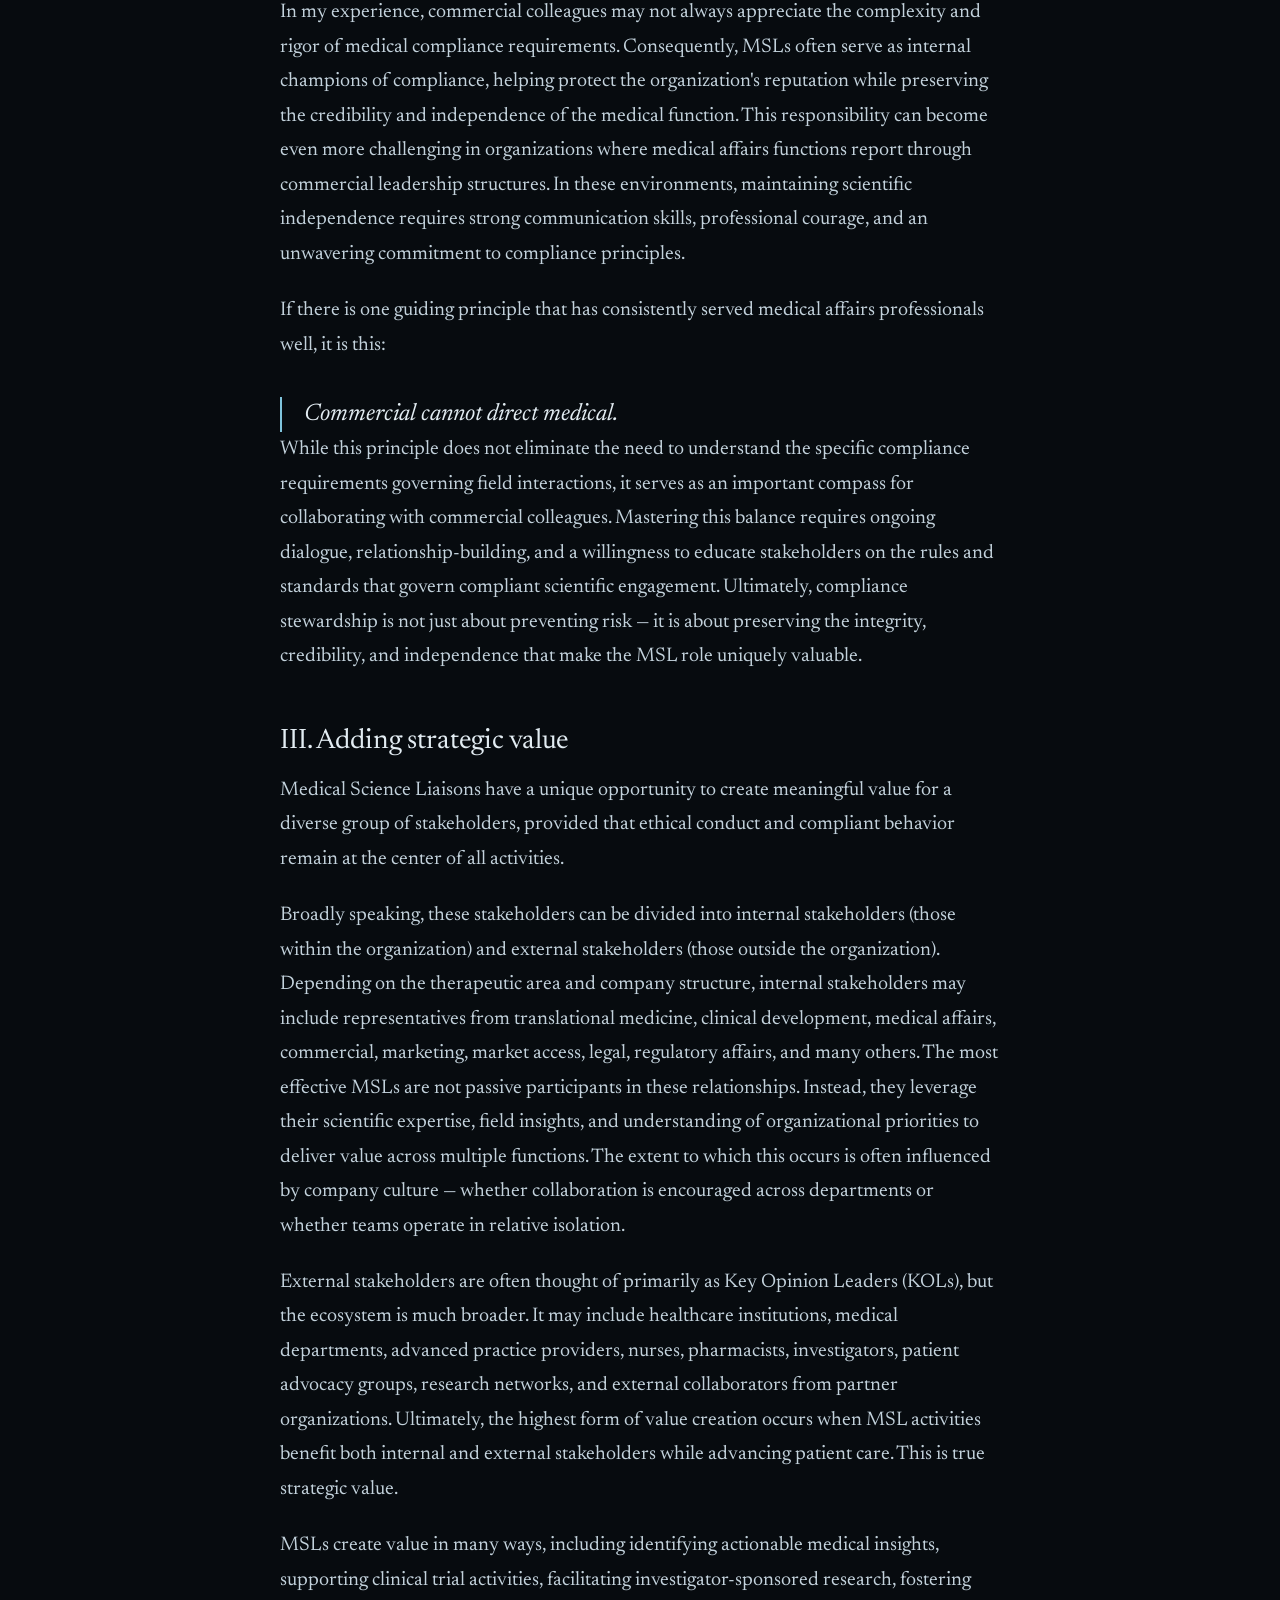
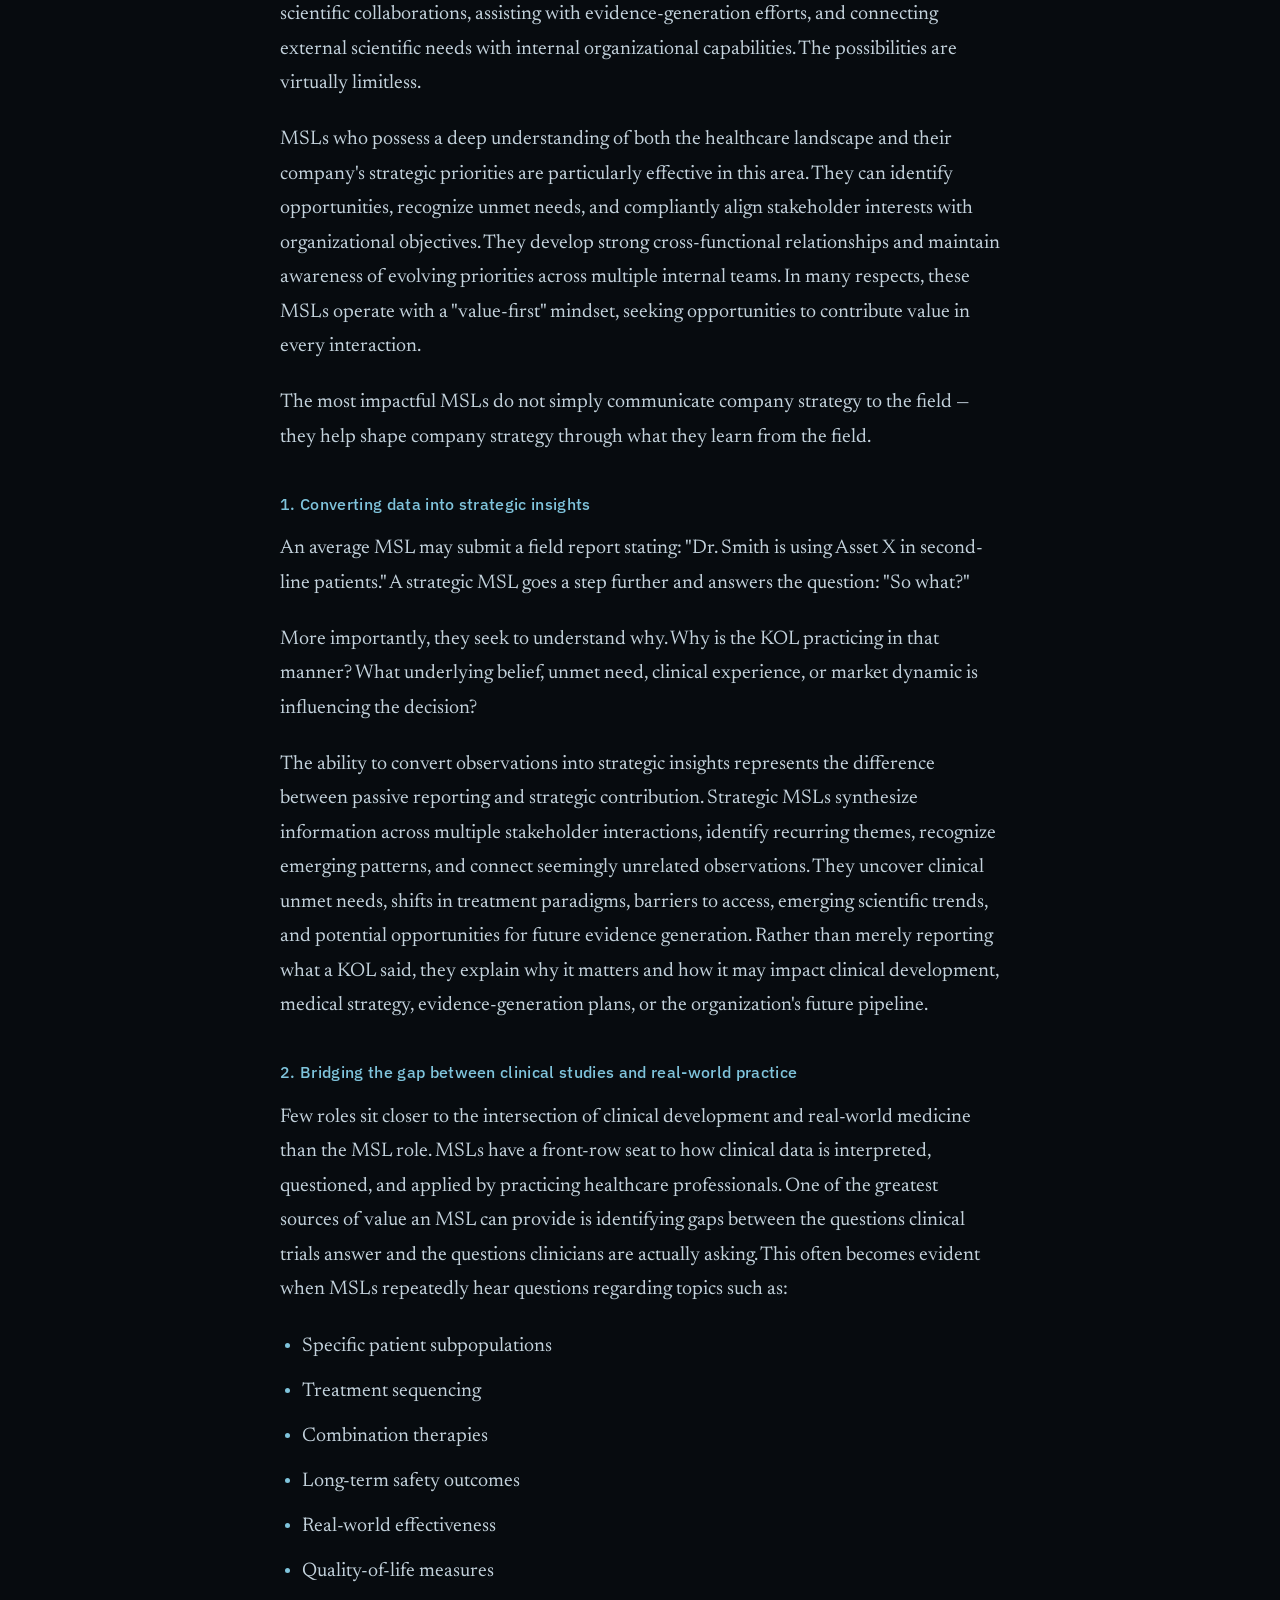
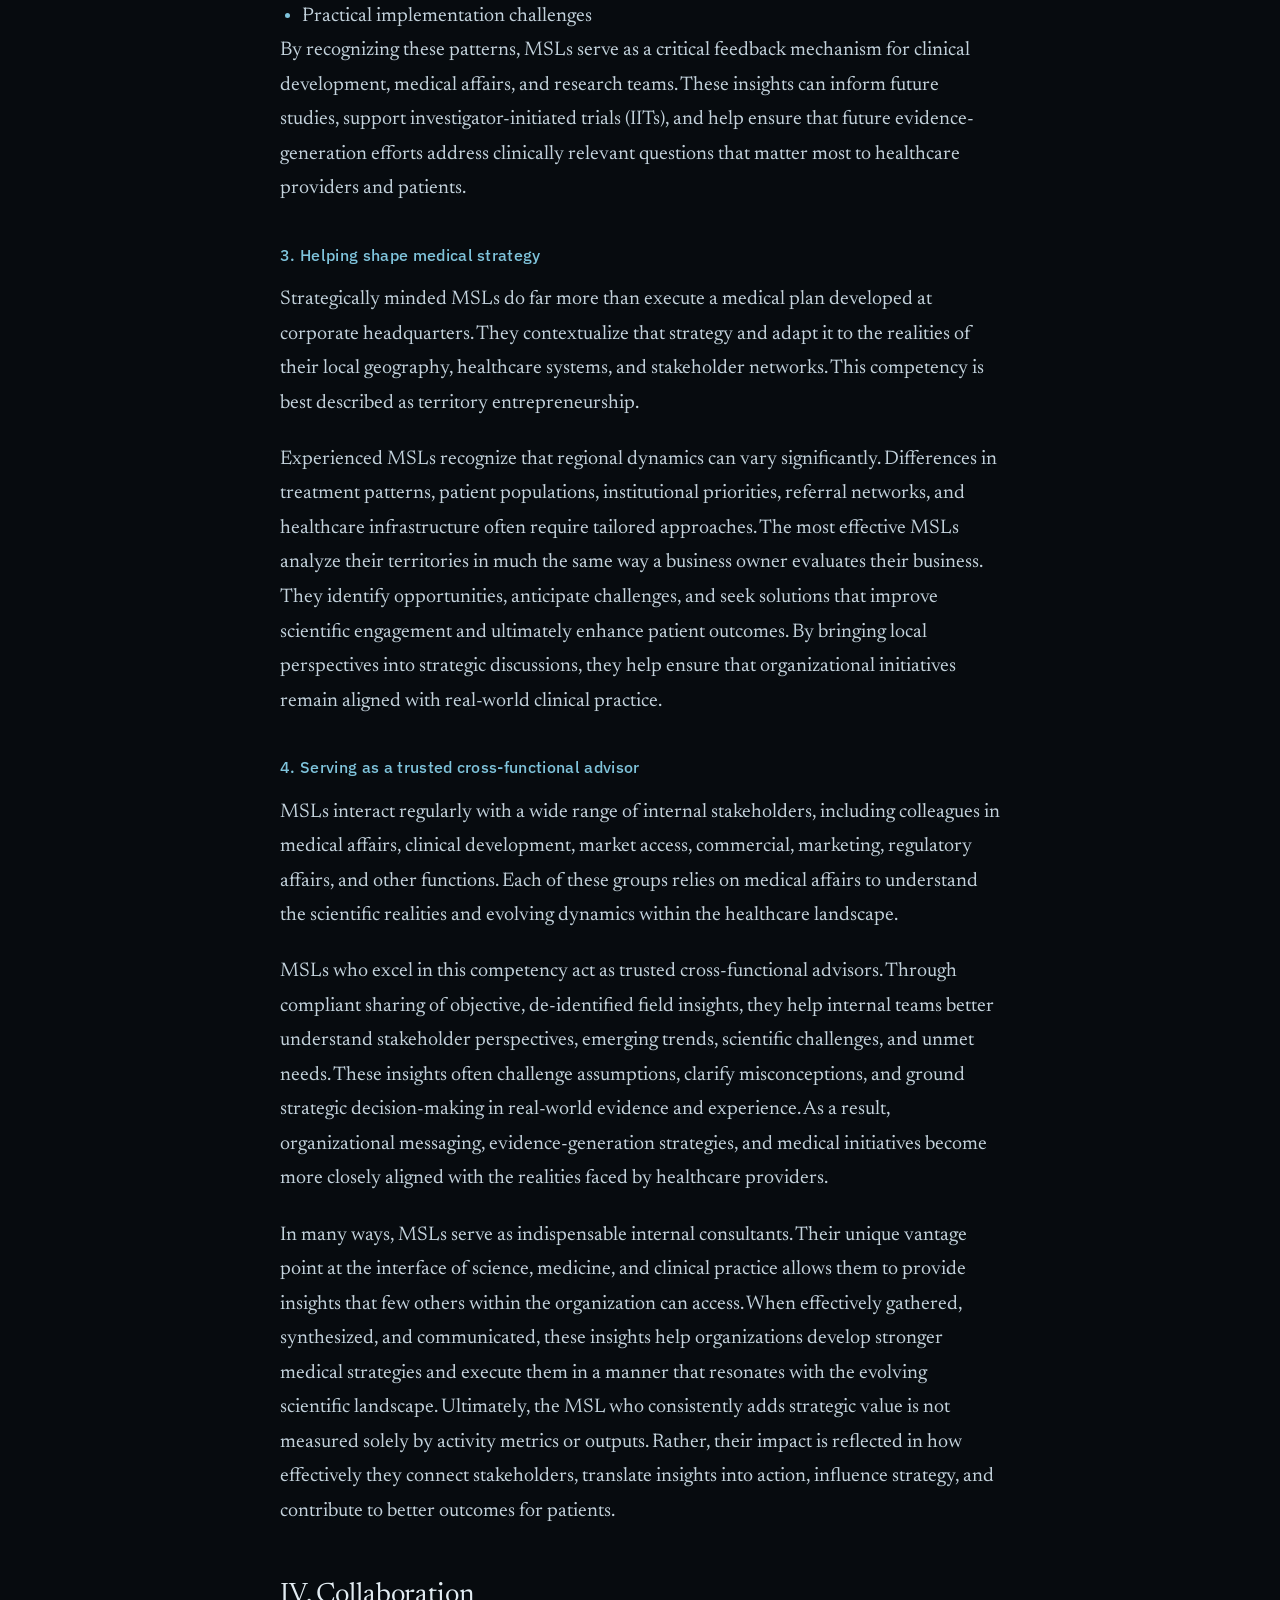
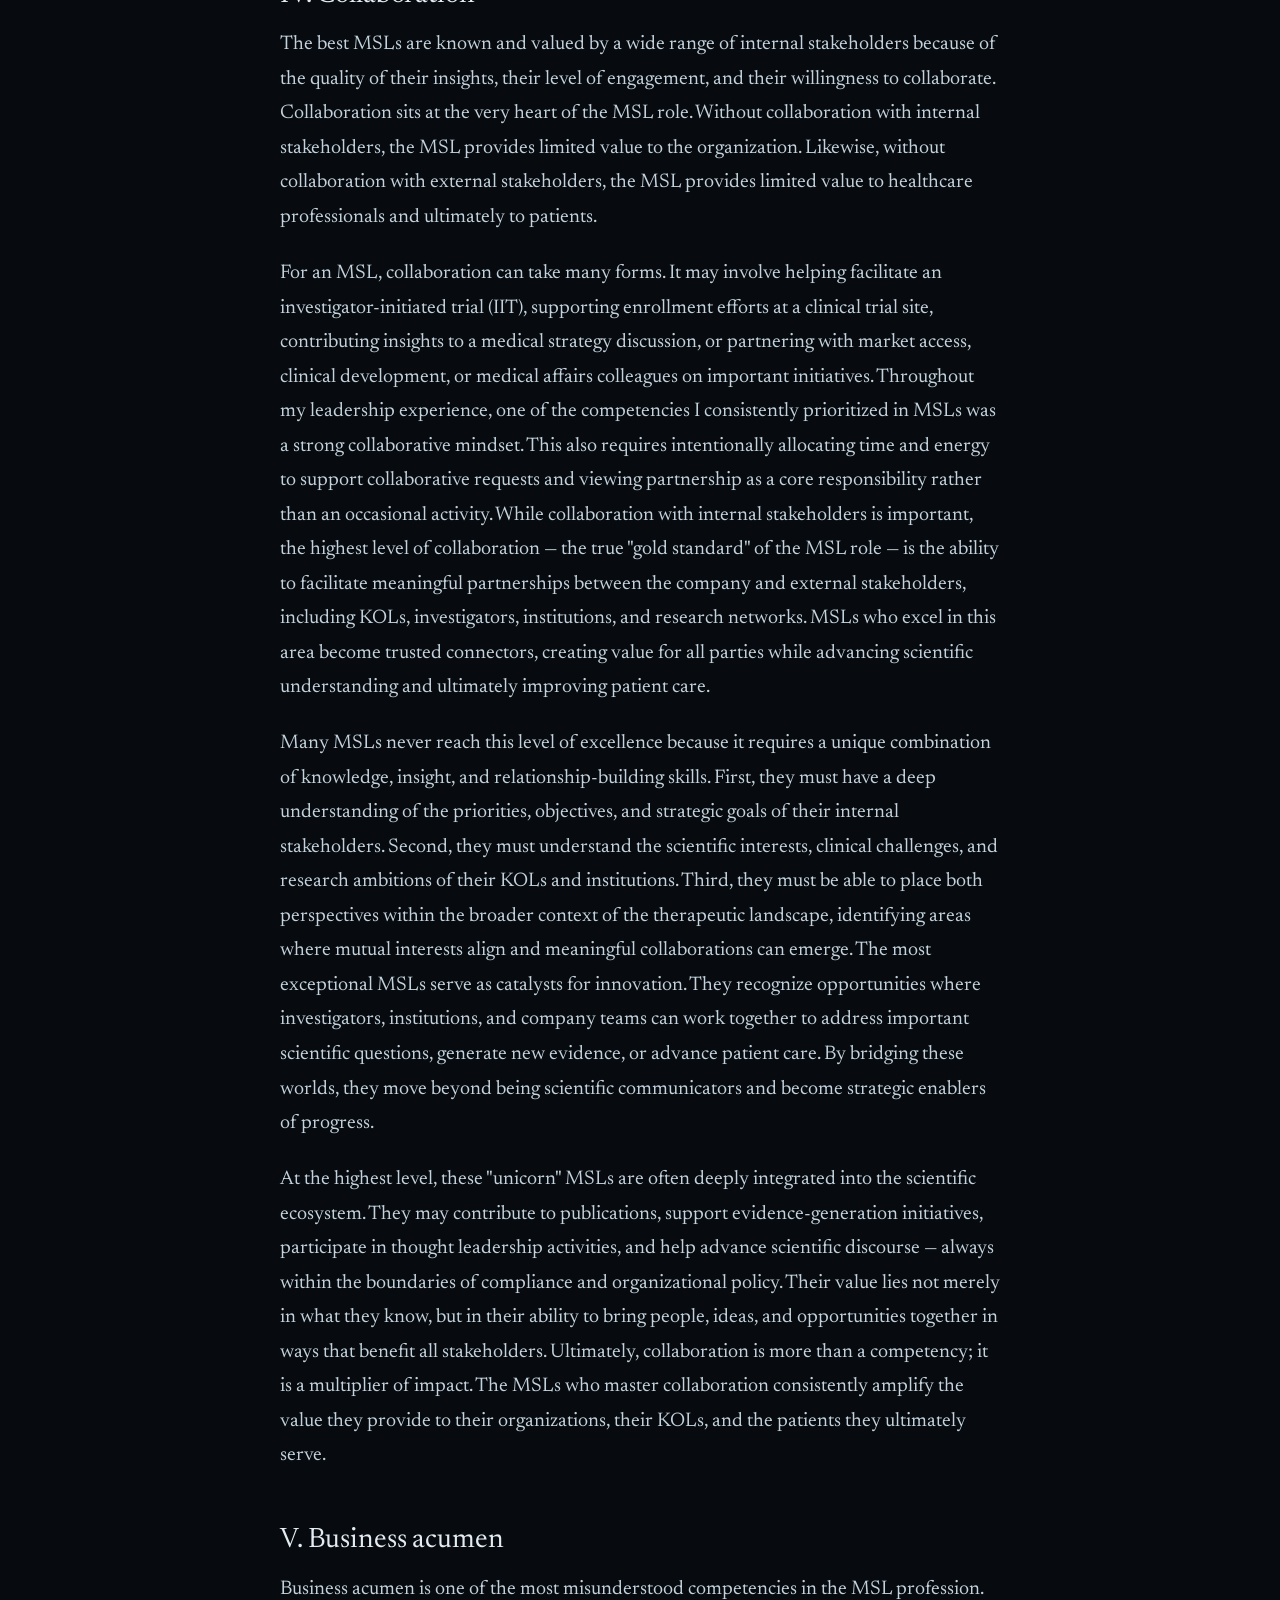
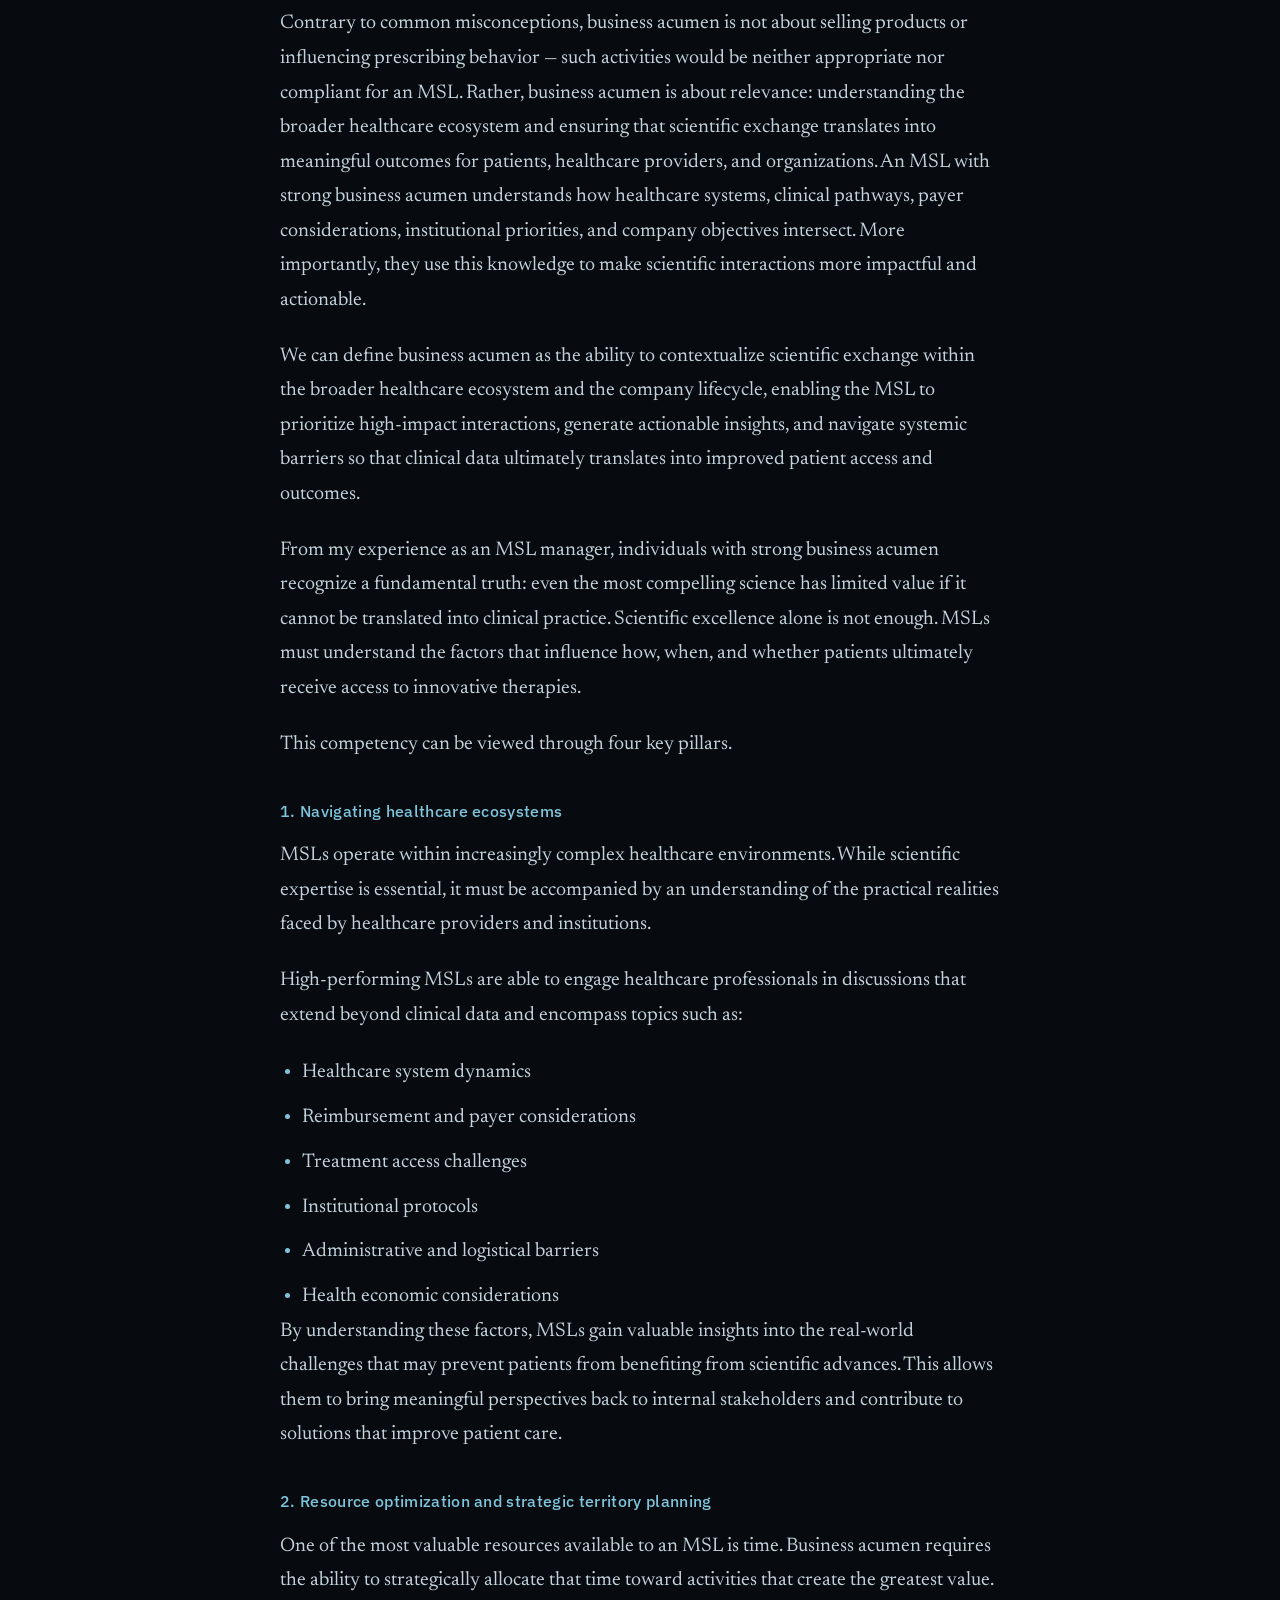
<file: msl-excellence-fascicles/six-effortless-msl-competencies/index.html>
<!doctype html>
<html lang="en">
<head>
<meta charset="utf-8">
<meta name="viewport" content="width=device-width, initial-scale=1">
<title>Six effortless MSL competencies · MSL Excellence Fascicles</title>
<meta name="description" content="Emotional quotient, ethical conduct and compliance, strategic value addition, collaboration, business acumen, and communication — six competencies to be mastered to the point that ">
<link rel="preconnect" href="https://fonts.googleapis.com">
<link rel="preconnect" href="https://fonts.gstatic.com" crossorigin>
<link rel="stylesheet" href="https://fonts.googleapis.com/css2?family=IBM+Plex+Mono:wght@400;500&family=IBM+Plex+Sans:wght@400;500&family=Newsreader:opsz,wght@6..72,300;6..72,400;6..72,500&display=swap">
<link rel="stylesheet" href="../../assets/fmedce.css">
</head>
<body>
<header class="site-head">
  <div class="wrap head-in">
    <a class="mark" href="../../"><strong>FMEDCE</strong><span class="label">Field Medical Center of Excellence</span></a>
    <nav class="nav">
      <a href="../../#intelligence">Intelligence</a>
      <a href="../../msl-excellence-fascicles/" style="color:var(--ink)">Fascicles</a>
      <a href="../../#training">Training</a>
      <a href="../../#about">About</a>
    </nav>
    <a class="btn btn-solid btn-sm" href="https://calendly.com/team-fmedce/30min" target="_blank" rel="noopener">Book a call</a>
  </div>
  <div id="rail"></div>
</header>
<main>
<div class="art-head">
  <div class="wrap">
    <a class="back" href="../">&larr; MSL Excellence Fascicles</a>
    <div class="art-meta">
      <canvas width="132" height="132" data-seed="4" aria-hidden="true"></canvas>
      <div>
        <span class="no">Fascicle No. 04</span>
        <time class="dt" datetime="2026-07-27">27 Jul 2026</time>
      </div>
    </div>
    <h1>Six effortless MSL competencies</h1>
    
    <p class="standfirst">Emotional quotient, ethical conduct and compliance, strategic value addition, collaboration, business acumen, and communication — six competencies to be mastered to the point that they stop costing effort.</p>
    <p class="byline">Mirza Peljto, PhD &middot; Field Medical Center of Excellence</p>
  </div>
</div>

<article class="prose">
  <div class="wrap">
<p>Here, we continue building on the four core Medical Science Liaison (MSL) Competencies by adding six effortless MSL competencies as a complement. The reason they are called effortless is because they are to be mastered to an effortless level by MSLs.</p>
<p>Six effortless MSL competencies are: emotional quotient (emotional intelligence), ethical conduct and compliance, adding strategic value, collaboration, business acumen, and communication.</p>
<h2>I. Emotional quotient</h2>
<p>Although research consistently demonstrates that emotional quotient (EQ), also known as emotional intelligence, is highly malleable and can be developed over time, many professionals still subscribe to the belief that "you either have it or you don't." Daniel Goleman organized emotional intelligence into four core domains, two personal competencies and two social competencies. The personal competencies are self-awareness and self-management, while the social competencies are social awareness and relationship management (Goleman, 1998).</p>
<h3>Self-awareness</h3>
<p>MSLs with a high degree of self-awareness are adaptable and capable of navigating a wide variety of situations with authenticity and professionalism. They are attuned to their emotions, strengths, weaknesses, values, and motivations, while also recognizing how these characteristics influence others. Self-aware MSLs understand the importance of "reading the room" and adjusting their approach to fit the audience and circumstance.</p>
<p>They are comfortable acknowledging the limits of their knowledge and are more likely to say, "I don't know, but I will find out," rather than speculate or provide incomplete information. They possess confidence without arrogance and are genuinely comfortable in their own skin. They are mindful of their body language, tone, and communication style and can adapt these elements to effectively respond to the needs of the moment.</p>
<h3>Self-management</h3>
<p>MSLs with strong self-management demonstrate emotional control, resilience, and professionalism, particularly during challenging situations. They are able to manage impulses, avoid reactive responses, and maintain composure under pressure. These individuals project confidence and executive presence while remaining approachable and collaborative.</p>
<p>Whether interacting with difficult stakeholders, navigating organizational change, or facing unexpected adversity, they remain focused on solutions rather than problems. They adapt to change with agility while pursuing their goals with persistence, discipline, and sustained energy.</p>
<p>Developing self-awareness and self-management is ultimately the responsibility of the individual. Seeking honest feedback from trusted colleagues, mentors, friends, and family members can provide valuable insights. Practices such as reflection, mindfulness, meditation, and intentional pauses throughout the day can help enhance both self-awareness and emotional regulation.</p>
<h3>Social awareness</h3>
<p>Social awareness and relationship management often take longer to develop and require a greater degree of emotional maturity. For MSLs, social awareness involves understanding the emotional makeup, perspectives, motivations, and needs of others. It requires active listening, empathy, and the ability to genuinely connect with a diverse range of individuals.</p>
<p>Highly effective MSLs can recognize subtle verbal and nonverbal cues and adjust their communication style accordingly. They are able to create trust and rapport because stakeholders feel understood, respected, and valued.</p>
<h3>Relationship management</h3>
<p>Without the ability to build and manage relationships effectively while consistently delivering value to internal and external stakeholders, an MSL will struggle to reach their full potential. Relationship management is arguably one of the most important — and challenging — competencies in the role.</p>
<p>I believe every MSL benefits from having a strong field mentor, ideally a Principal or Executive MSL who has mastered the art of relationship management. Such mentors can coach less experienced MSLs through complex stakeholder dynamics and help them develop stronger engagement strategies.</p>
<p>Relationship management is both a science and an art. It is developed through years of experience, continuous refinement, and meaningful interactions in the field. It requires ongoing introspection and reflection about why certain relationships thrive while others stagnate. It also demands attention to nuance, recognizing that approaches that resonate with one thought leader may be ineffective with another. Successful MSLs tailor their engagement strategies while remaining authentic and value-driven.</p>
<h3>Manager's Corner</h3>
<p>EQ can often be assessed during the interview process through thoughtful behavioral questions and careful observation of a candidate's communication style, self-awareness, and responses to challenging scenarios. While isolated observations should never be overinterpreted, details such as professionalism, preparation, receptiveness to feedback, and interpersonal presence can provide insight into a candidate's level of emotional intelligence.</p>
<p>Managers can play a critical role in developing EQ among individual contributors, particularly when trust-based relationships have been established. Frequent coaching, timely feedback, and individualized development plans can significantly accelerate growth in this area.</p>
<p>Team meetings and field interactions provide excellent opportunities to discuss emotional intelligence, share examples of high-EQ behaviors, and reinforce best practices through stories and real-world experiences. Understanding the unique strengths and developmental opportunities of team members also creates valuable peer-coaching opportunities. For example, an individual with exceptional self-awareness may serve as a mentor to a colleague looking to strengthen that competency.</p>
<p>Ultimately, however, these developmental practices are only effective within a culture built on trust, psychological safety, empowerment, and a genuine commitment to continuous improvement.</p>
<h2>II. Ethical conduct and compliance</h2>
<p>Ethical conduct and compliance are among the most fundamental competencies of an effective Medical Science Liaison (MSL). They are not simply requirements of the role; they are the foundation upon which scientific credibility, professional reputation, and stakeholder trust are built. Ethical misconduct or non-compliant behavior can have significant consequences for both the individual and the organization.</p>
<p>Compliance is about far more than "following the rules." It is the framework that protects the integrity of scientific exchange. The moment a healthcare professional perceives that an MSL has crossed an ethical or compliance boundary, trust can be irreparably damaged. Ethical conduct and compliant engagement are the currency of trust in the field. An MSL's value is rooted in scientific credibility, and any behavior that places that credibility — or the reputation of a thought leader — at risk is rarely worth the potential gain.</p>
<p>Most organizations provide compliance training for medical affairs professionals. Some maintain dedicated field medical compliance teams, while others rely on detailed codes of conduct and compliance manuals to guide field interactions. Although these resources are invaluable, many situations encountered by MSLs are nuanced, requiring consultation, mentorship, and collaboration with compliance experts. The challenge is often amplified when working alongside commercial colleagues in the field.</p>
<p>So, what should MSLs do?</p>
<ul>
<li>Develop a deep understanding of all applicable compliance regulations and ethical standards within your country, therapeutic area, and organization — and remain disciplined in following them.</li>
<li>Report potential compliance concerns immediately. If you observe non-compliant behavior or find yourself involved in a situation that may present a compliance risk, engage the appropriate compliance personnel without delay.</li>
<li>Maintain transparency in all field activities with both internal and external stakeholders.</li>
<li>When in doubt, pause. Seek guidance, gather additional information, and consult compliance experts before proceeding. If your organization has dedicated field medical compliance personnel, ask for specific recommendations on how to navigate the situation.</li>
<li>Establish clear personal boundaries and rules of engagement. This includes situations involving meals, field visits, and interactions with commercial colleagues.</li>
<li>Recognize that compliance considerations may evolve throughout the product lifecycle, particularly during pre-launch and launch periods.</li>
<li>Ensure all stakeholder insights are appropriately de-identified and compliant with company policies and privacy regulations.</li>
<li>Err on the side of caution. A conservative approach is often the best safeguard against inadvertent compliance breaches.</li>
<li>Leverage multiple sources of guidance. Consult company policies, seek mentorship from experienced compliance-minded professionals, and gather perspectives from multiple stakeholders when navigating complex situations.</li>
</ul>
<p>At its core, the MSL role is centered on scientific exchange rather than commercial promotion. This distinction represents one of the most important compliance boundaries in medical affairs. Scientific information must be presented objectively, including efficacy data, safety findings, limitations, adverse events, and areas of uncertainty. Benefits and risks should always be discussed in a fair and balanced manner.</p>
<p>Perhaps most importantly, MSLs should not view compliance as an obstacle to effective field engagement. Rather, compliance is a framework that protects professionalism, strengthens relationships, preserves scientific integrity, and ultimately serves patients. In many ways, compliance enables the transparent, peer-to-peer scientific conversations that distinguish the medical function from commercial organizations.</p>
<h3>Navigating unsolicited requests and off-label questions</h3>
<p>MSLs should never proactively initiate or steer discussions toward off-label topics. At the same time, they are expected to competently address unsolicited requests from healthcare professionals regarding off-label data. Successfully navigating these conversations requires both scientific expertise and strong situational awareness. MSLs must balance their role as scientific resources with the compliance boundaries that ensure interactions are never perceived as promotional.</p>
<p>Many organizations have Medical Information departments that support the management of complex off-label inquiries, particularly when additional literature, analyses, or data are required. MSLs should be familiar with their organization's policies, documentation requirements, and escalation pathways for handling such requests.</p>
<p>When responding to an unsolicited off-label question, best practice includes documenting the interaction in accordance with company policies and ensuring that any response provided is accurate, balanced, and supported by available evidence. Follow-up may also be appropriate to confirm that the healthcare professional received the requested information and to address any questions regarding the response.</p>
<h3>Maintaining independence in KOL engagements</h3>
<p>Developing strong peer-to-peer relationships with Key Opinion Leaders (KOLs) requires a high level of ethical vigilance. This includes understanding and adhering to the U.S. Sunshine Act (and global equivalents), industry codes of conduct, and company-specific policies governing interactions with healthcare professionals.</p>
<p>MSLs with strong ethical foundations ensure that advisory board invitations, speaker nominations, research collaborations, and similar activities are based solely on scientific merit, expertise, and legitimate business need. These activities should never be influenced by prescribing patterns or used as incentives to influence clinical decision-making. Transparency and honesty remain the guiding principles. Ideally, every interaction, decision, and engagement should be able to withstand scrutiny from regulators, healthcare professionals, internal stakeholders, and the public.</p>
<p>When MSLs operate ethically and compliantly, they not only protect themselves and their organizations but also safeguard the integrity and independence of the healthcare professionals with whom they engage. For this reason, I have always maintained a strong interest in both compliance frameworks and their practical application in day-to-day field activities. During my tenure at one organization, I had the privilege of serving as a Medical Compliance Champion for the field medical team, helping colleagues navigate complex compliance scenarios and reinforce best practices.</p>
<h3>Compliance stewardship</h3>
<p>Throughout my experience as both an MSL and an MSL leader, one of the greatest compliance risks has often arisen from well-intentioned pressure exerted by commercial stakeholders. Navigating this interface requires clarity, discipline, and a thorough understanding of applicable compliance requirements.</p>
<p>MSLs must understand when joint interactions with commercial colleagues are appropriate, how information can be shared compliantly, and where boundaries exist. Alignment between medical and commercial teams is essential, but alignment must never come at the expense of the independence of the medical function. MSLs should know how to collaborate effectively with sales and marketing colleagues while avoiding activities that could compromise compliance. This includes understanding appropriate approaches to sharing insights, participating in cross-functional discussions, and engaging with healthcare professionals.</p>
<p>In my experience, commercial colleagues may not always appreciate the complexity and rigor of medical compliance requirements. Consequently, MSLs often serve as internal champions of compliance, helping protect the organization's reputation while preserving the credibility and independence of the medical function. This responsibility can become even more challenging in organizations where medical affairs functions report through commercial leadership structures. In these environments, maintaining scientific independence requires strong communication skills, professional courage, and an unwavering commitment to compliance principles.</p>
<p>If there is one guiding principle that has consistently served medical affairs professionals well, it is this:</p>
<blockquote><p>Commercial cannot direct medical.</p></blockquote>
<p>While this principle does not eliminate the need to understand the specific compliance requirements governing field interactions, it serves as an important compass for collaborating with commercial colleagues. Mastering this balance requires ongoing dialogue, relationship-building, and a willingness to educate stakeholders on the rules and standards that govern compliant scientific engagement. Ultimately, compliance stewardship is not just about preventing risk — it is about preserving the integrity, credibility, and independence that make the MSL role uniquely valuable.</p>
<h2>III. Adding strategic value</h2>
<p>Medical Science Liaisons have a unique opportunity to create meaningful value for a diverse group of stakeholders, provided that ethical conduct and compliant behavior remain at the center of all activities.</p>
<p>Broadly speaking, these stakeholders can be divided into internal stakeholders (those within the organization) and external stakeholders (those outside the organization). Depending on the therapeutic area and company structure, internal stakeholders may include representatives from translational medicine, clinical development, medical affairs, commercial, marketing, market access, legal, regulatory affairs, and many others. The most effective MSLs are not passive participants in these relationships. Instead, they leverage their scientific expertise, field insights, and understanding of organizational priorities to deliver value across multiple functions. The extent to which this occurs is often influenced by company culture — whether collaboration is encouraged across departments or whether teams operate in relative isolation.</p>
<p>External stakeholders are often thought of primarily as Key Opinion Leaders (KOLs), but the ecosystem is much broader. It may include healthcare institutions, medical departments, advanced practice providers, nurses, pharmacists, investigators, patient advocacy groups, research networks, and external collaborators from partner organizations. Ultimately, the highest form of value creation occurs when MSL activities benefit both internal and external stakeholders while advancing patient care. This is true strategic value.</p>
<p>MSLs create value in many ways, including identifying actionable medical insights, supporting clinical trial activities, facilitating investigator-sponsored research, fostering scientific collaborations, assisting with evidence-generation efforts, and connecting external scientific needs with internal organizational capabilities. The possibilities are virtually limitless.</p>
<p>MSLs who possess a deep understanding of both the healthcare landscape and their company's strategic priorities are particularly effective in this area. They can identify opportunities, recognize unmet needs, and compliantly align stakeholder interests with organizational objectives. They develop strong cross-functional relationships and maintain awareness of evolving priorities across multiple internal teams. In many respects, these MSLs operate with a "value-first" mindset, seeking opportunities to contribute value in every interaction.</p>
<p>The most impactful MSLs do not simply communicate company strategy to the field — they help shape company strategy through what they learn from the field.</p>
<h3>1. Converting data into strategic insights</h3>
<p>An average MSL may submit a field report stating: "Dr. Smith is using Asset X in second-line patients." A strategic MSL goes a step further and answers the question: "So what?"</p>
<p>More importantly, they seek to understand why. Why is the KOL practicing in that manner? What underlying belief, unmet need, clinical experience, or market dynamic is influencing the decision?</p>
<p>The ability to convert observations into strategic insights represents the difference between passive reporting and strategic contribution. Strategic MSLs synthesize information across multiple stakeholder interactions, identify recurring themes, recognize emerging patterns, and connect seemingly unrelated observations. They uncover clinical unmet needs, shifts in treatment paradigms, barriers to access, emerging scientific trends, and potential opportunities for future evidence generation. Rather than merely reporting what a KOL said, they explain why it matters and how it may impact clinical development, medical strategy, evidence-generation plans, or the organization's future pipeline.</p>
<h3>2. Bridging the gap between clinical studies and real-world practice</h3>
<p>Few roles sit closer to the intersection of clinical development and real-world medicine than the MSL role. MSLs have a front-row seat to how clinical data is interpreted, questioned, and applied by practicing healthcare professionals. One of the greatest sources of value an MSL can provide is identifying gaps between the questions clinical trials answer and the questions clinicians are actually asking. This often becomes evident when MSLs repeatedly hear questions regarding topics such as:</p>
<ul>
<li>Specific patient subpopulations</li>
<li>Treatment sequencing</li>
<li>Combination therapies</li>
<li>Long-term safety outcomes</li>
<li>Real-world effectiveness</li>
<li>Quality-of-life measures</li>
<li>Practical implementation challenges</li>
</ul>
<p>By recognizing these patterns, MSLs serve as a critical feedback mechanism for clinical development, medical affairs, and research teams. These insights can inform future studies, support investigator-initiated trials (IITs), and help ensure that future evidence-generation efforts address clinically relevant questions that matter most to healthcare providers and patients.</p>
<h3>3. Helping shape medical strategy</h3>
<p>Strategically minded MSLs do far more than execute a medical plan developed at corporate headquarters. They contextualize that strategy and adapt it to the realities of their local geography, healthcare systems, and stakeholder networks. This competency is best described as territory entrepreneurship.</p>
<p>Experienced MSLs recognize that regional dynamics can vary significantly. Differences in treatment patterns, patient populations, institutional priorities, referral networks, and healthcare infrastructure often require tailored approaches. The most effective MSLs analyze their territories in much the same way a business owner evaluates their business. They identify opportunities, anticipate challenges, and seek solutions that improve scientific engagement and ultimately enhance patient outcomes. By bringing local perspectives into strategic discussions, they help ensure that organizational initiatives remain aligned with real-world clinical practice.</p>
<h3>4. Serving as a trusted cross-functional advisor</h3>
<p>MSLs interact regularly with a wide range of internal stakeholders, including colleagues in medical affairs, clinical development, market access, commercial, marketing, regulatory affairs, and other functions. Each of these groups relies on medical affairs to understand the scientific realities and evolving dynamics within the healthcare landscape.</p>
<p>MSLs who excel in this competency act as trusted cross-functional advisors. Through compliant sharing of objective, de-identified field insights, they help internal teams better understand stakeholder perspectives, emerging trends, scientific challenges, and unmet needs. These insights often challenge assumptions, clarify misconceptions, and ground strategic decision-making in real-world evidence and experience. As a result, organizational messaging, evidence-generation strategies, and medical initiatives become more closely aligned with the realities faced by healthcare providers.</p>
<p>In many ways, MSLs serve as indispensable internal consultants. Their unique vantage point at the interface of science, medicine, and clinical practice allows them to provide insights that few others within the organization can access. When effectively gathered, synthesized, and communicated, these insights help organizations develop stronger medical strategies and execute them in a manner that resonates with the evolving scientific landscape. Ultimately, the MSL who consistently adds strategic value is not measured solely by activity metrics or outputs. Rather, their impact is reflected in how effectively they connect stakeholders, translate insights into action, influence strategy, and contribute to better outcomes for patients.</p>
<h2>IV. Collaboration</h2>
<p>The best MSLs are known and valued by a wide range of internal stakeholders because of the quality of their insights, their level of engagement, and their willingness to collaborate. Collaboration sits at the very heart of the MSL role. Without collaboration with internal stakeholders, the MSL provides limited value to the organization. Likewise, without collaboration with external stakeholders, the MSL provides limited value to healthcare professionals and ultimately to patients.</p>
<p>For an MSL, collaboration can take many forms. It may involve helping facilitate an investigator-initiated trial (IIT), supporting enrollment efforts at a clinical trial site, contributing insights to a medical strategy discussion, or partnering with market access, clinical development, or medical affairs colleagues on important initiatives. Throughout my leadership experience, one of the competencies I consistently prioritized in MSLs was a strong collaborative mindset. This also requires intentionally allocating time and energy to support collaborative requests and viewing partnership as a core responsibility rather than an occasional activity. While collaboration with internal stakeholders is important, the highest level of collaboration — the true "gold standard" of the MSL role — is the ability to facilitate meaningful partnerships between the company and external stakeholders, including KOLs, investigators, institutions, and research networks. MSLs who excel in this area become trusted connectors, creating value for all parties while advancing scientific understanding and ultimately improving patient care.</p>
<p>Many MSLs never reach this level of excellence because it requires a unique combination of knowledge, insight, and relationship-building skills. First, they must have a deep understanding of the priorities, objectives, and strategic goals of their internal stakeholders. Second, they must understand the scientific interests, clinical challenges, and research ambitions of their KOLs and institutions. Third, they must be able to place both perspectives within the broader context of the therapeutic landscape, identifying areas where mutual interests align and meaningful collaborations can emerge. The most exceptional MSLs serve as catalysts for innovation. They recognize opportunities where investigators, institutions, and company teams can work together to address important scientific questions, generate new evidence, or advance patient care. By bridging these worlds, they move beyond being scientific communicators and become strategic enablers of progress.</p>
<p>At the highest level, these "unicorn" MSLs are often deeply integrated into the scientific ecosystem. They may contribute to publications, support evidence-generation initiatives, participate in thought leadership activities, and help advance scientific discourse — always within the boundaries of compliance and organizational policy. Their value lies not merely in what they know, but in their ability to bring people, ideas, and opportunities together in ways that benefit all stakeholders. Ultimately, collaboration is more than a competency; it is a multiplier of impact. The MSLs who master collaboration consistently amplify the value they provide to their organizations, their KOLs, and the patients they ultimately serve.</p>
<h2>V. Business acumen</h2>
<p>Business acumen is one of the most misunderstood competencies in the MSL profession. Contrary to common misconceptions, business acumen is not about selling products or influencing prescribing behavior — such activities would be neither appropriate nor compliant for an MSL. Rather, business acumen is about relevance: understanding the broader healthcare ecosystem and ensuring that scientific exchange translates into meaningful outcomes for patients, healthcare providers, and organizations. An MSL with strong business acumen understands how healthcare systems, clinical pathways, payer considerations, institutional priorities, and company objectives intersect. More importantly, they use this knowledge to make scientific interactions more impactful and actionable.</p>
<p>We can define business acumen as the ability to contextualize scientific exchange within the broader healthcare ecosystem and the company lifecycle, enabling the MSL to prioritize high-impact interactions, generate actionable insights, and navigate systemic barriers so that clinical data ultimately translates into improved patient access and outcomes.</p>
<p>From my experience as an MSL manager, individuals with strong business acumen recognize a fundamental truth: even the most compelling science has limited value if it cannot be translated into clinical practice. Scientific excellence alone is not enough. MSLs must understand the factors that influence how, when, and whether patients ultimately receive access to innovative therapies.</p>
<p>This competency can be viewed through four key pillars.</p>
<h3>1. Navigating healthcare ecosystems</h3>
<p>MSLs operate within increasingly complex healthcare environments. While scientific expertise is essential, it must be accompanied by an understanding of the practical realities faced by healthcare providers and institutions.</p>
<p>High-performing MSLs are able to engage healthcare professionals in discussions that extend beyond clinical data and encompass topics such as:</p>
<ul>
<li>Healthcare system dynamics</li>
<li>Reimbursement and payer considerations</li>
<li>Treatment access challenges</li>
<li>Institutional protocols</li>
<li>Administrative and logistical barriers</li>
<li>Health economic considerations</li>
</ul>
<p>By understanding these factors, MSLs gain valuable insights into the real-world challenges that may prevent patients from benefiting from scientific advances. This allows them to bring meaningful perspectives back to internal stakeholders and contribute to solutions that improve patient care.</p>
<h3>2. Resource optimization and strategic territory planning</h3>
<p>One of the most valuable resources available to an MSL is time. Business acumen requires the ability to strategically allocate that time toward activities that create the greatest value. Effective MSLs prioritize engagements that align with both local and global medical objectives. They understand which stakeholders, institutions, studies, and initiatives are likely to generate the greatest scientific and strategic impact.</p>
<p>This involves:</p>
<ul>
<li>Prioritizing high-value scientific interactions</li>
<li>Developing territory-specific engagement plans</li>
<li>Balancing reactive and proactive activities</li>
<li>Aligning field efforts with broader medical strategy</li>
<li>Investing time where it can have the greatest influence on patient outcomes</li>
</ul>
<p>Rather than simply maximizing activity volume, strategically minded MSLs focus on maximizing impact.</p>
<h3>3. Understanding the asset lifecycle and pipeline context</h3>
<p>Business acumen also requires a deep understanding of where an asset sits within its development and commercialization journey. The role of an MSL supporting an early-stage pipeline asset differs significantly from that of an MSL supporting a recently launched product or a mature, established therapy. The scientific questions, stakeholder needs, evidence-generation priorities, and compliance considerations may all vary depending on the stage of the asset lifecycle. High-performing MSLs understand these distinctions and tailor their activities accordingly. They recognize how scientific exchange can support organizational objectives while remaining firmly grounded in compliance and scientific integrity.</p>
<p>They are able to anticipate questions such as:</p>
<ul>
<li>What evidence gaps exist at this stage?</li>
<li>What insights are most valuable to internal stakeholders?</li>
<li>What scientific questions are emerging in the field?</li>
<li>How should engagement strategies evolve as the asset matures?</li>
</ul>
<p>This contextual understanding enables MSLs to be more effective partners to both internal teams and external stakeholders.</p>
<h3>4. Cross-functional strategic alignment (within compliance boundaries)</h3>
<p>MSLs do not operate in isolation. They work alongside colleagues from medical affairs, clinical development, market access, commercial, regulatory affairs, and other functions that collectively support a product's success. Business acumen requires MSLs to understand the priorities and challenges faced by these stakeholders while maintaining the independence and compliance standards of the medical function.</p>
<p>This includes understanding:</p>
<ul>
<li>Brand and product strategies</li>
<li>Market access challenges</li>
<li>Clinical trial recruitment priorities</li>
<li>Evidence-generation objectives</li>
<li>Healthcare system barriers</li>
<li>Competitive and therapeutic landscape dynamics</li>
</ul>
<p>Armed with this context, MSLs can gather highly relevant, compliant field insights that help internal teams make better-informed decisions. In many cases, these insights enable organizations to identify emerging opportunities, address misconceptions, overcome barriers to adoption, and refine medical strategies based on real-world stakeholder perspectives. Importantly, the goal is not to advance commercial objectives, but rather to ensure that scientific understanding of the market is accurate, actionable, and grounded in reality.</p>
<p>Business acumen elevates an MSL from a scientific communicator to a strategic field-based medical leader. It enables the MSL to understand not only the science, but also the systems, stakeholders, and practical realities that determine whether scientific advances ultimately reach patients. The most effective MSLs recognize that great science and business understanding are not competing priorities — they are complementary capabilities. Scientific expertise provides credibility, while business acumen provides context. Together, they enable MSLs to generate meaningful insights, influence strategy, and help ensure that innovative therapies translate into tangible benefits for the patients who need them most.</p>
<h2>VI. Communication</h2>
<p>If insights are the currency of the MSL role, then communication is the exchange rate that determines their value. Even the most meaningful insight loses impact if it is communicated poorly, while a well-communicated insight can shape strategy, strengthen relationships, and drive action across the organization.</p>
<p>Throughout my career, I have had the privilege of leading high-performing MSL teams. Yet communication remains one of the most difficult competencies to master. It is challenging not only for MSLs but for leaders as well. In fact, in nearly every organization I have been part of, communication has often been cited as an area requiring improvement. Effective communication is rarely perfected — it is a discipline that demands continuous refinement. For MSLs, great communication transcends the medium. Whether the interaction occurs face-to-face, virtually, by telephone, or through email, the underlying principles remain the same.</p>
<h3>1. Conciseness</h3>
<p>We live in a world where everyone is competing for attention. People are bombarded with emails, meetings, messages, and competing priorities. In such an environment, concise communication becomes a differentiator. The most effective MSLs communicate with clarity and brevity. They understand that being concise does not mean oversimplifying; it means delivering the essential message without unnecessary complexity. Stakeholders should immediately understand the purpose of the communication, the key takeaway, and any required action. Conciseness becomes part of an MSL's professional brand. In a landscape often characterized by excessive verbosity, concise communicators stand out.</p>
<h3>2. Accuracy and precision</h3>
<p>MSLs are trusted scientific professionals, and trust is built on accuracy. Every communication should be factual, transparent, balanced, and scientifically sound. At the same time, communication must also be precise. A stakeholder reading an email or listening to a presentation should not be left wondering what was meant or what action is required. Precision minimizes ambiguity and prevents misunderstanding.</p>
<p>I often share advice that was given to me by one of my graduate school advisors:</p>
<blockquote><p>Your writing should read like a Hemingway novel.</p></blockquote>
<p>Simple. Concise. Clear. Nothing important omitted. Nothing unnecessary included. The same principle applies to field insights, medical communications, and scientific discussions. The goal is not to impress stakeholders with complexity; the goal is to communicate effectively. Communication is often viewed as the ability to speak well. In reality, exceptional communication begins with listening. MSLs are not only providers of scientific information; they are also recipients of valuable information from healthcare professionals, investigators, and internal stakeholders. The ability to listen deeply and synthesize information is therefore one of the most important communication skills an MSL can develop.</p>
<p>Great listeners pay attention not only to words but also to subtle cues, including:</p>
<ul>
<li>Changes in tone</li>
<li>Pauses and hesitation</li>
<li>Body language</li>
<li>Facial expressions</li>
<li>Emphasis and inflection</li>
<li>What is not being said</li>
</ul>
<p>These observations often provide context that is just as important as the spoken message. The most effective MSLs are fully present during conversations. They maintain eye contact, actively engage, and focus entirely on understanding the stakeholder's perspective. Their attention is directed toward the individual in front of them rather than toward their notebook.</p>
<p>After the interaction, they are able to accurately reconstruct and synthesize the conversation into actionable insights. Why is this important? Human attention is finite. When we are actively taking detailed notes, a portion of our attention is diverted away from the conversation itself. While we may believe we are multitasking, cognitive science suggests that what we are actually doing is rapidly switching attention between tasks, often reducing performance in both. For this reason, many highly experienced MSLs adopt a minimalist note-taking approach during meetings. Rather than attempting to document every detail in real time, they may jot down only a few keywords or prompts that help trigger recall after the discussion is complete. This allows them to remain fully engaged in the human interaction while still capturing key information afterward. The goal is not the elimination of note-taking but rather the optimization of presence, connection, and active listening.</p>
<h3>Manager's Corner</h3>
<p>Communication is one of the most important competencies managers are responsible for developing within their teams. Managers influence communication through team meetings, one-on-one coaching, field rides, and most importantly, by modeling effective communication themselves. Like any competency, communication improves through deliberate practice, observation, and feedback. Unfortunately, many managers struggle with communication themselves and may not actively invest in improving their own skills. This creates an opportunity for senior leaders to model effective communication and coach managers in turn. Organizations that invest in strong communication frameworks often benefit from improved productivity, stronger alignment, and more effective execution of strategy.</p>
<p>One area where I frequently coach early-career MSLs involves note-taking during KOL interactions. Newer MSLs often feel compelled to document everything for fear of missing valuable insights. In doing so, however, they may miss the nuances of the conversation itself — the body language, emphasis, tone, and interpersonal connection that give context to the discussion. I often encourage MSLs to keep a notebook available as a sign of respect and preparedness, but to limit in-meeting notes to a few key words or phrases whenever possible. This approach allows them to remain engaged while preserving enough cues to accurately document the discussion afterward. As MSLs gain experience, deepen their therapeutic expertise, and build stronger relationships with KOLs, many become remarkably skilled at retaining and synthesizing information in real time. Following a meeting, they can often reconstruct the key points, identify emerging themes, and convert observations into actionable insights with impressive accuracy.</p>
<h2>References</h2>
<p>Goleman, D. (1998). Working with Emotional Intelligence. New York, NY: Bantam Books.</p>
<h2>Note on use of AI</h2>
<p>Six effortless MSL competencies were creatively developed based on professional experience and the ideas originated herein are original to the best of our knowledge. All ideas were developed by Mirza Peljto, PhD and the Field Medical Center of Excellence. Once the ideas were developed, initial text was produced by Dr. Mirza Peljto. Further reiterative method was used in collaboration with AI platform, Gemini by Google to expand on the ideas (2026, July 21 version) [Large language model]. <a href="https://gemini.google.com/">https://gemini.google.com/</a></p>
<p>Once the fascicle was fully written, the final version was proofread by Microsoft Copilot (GPT-5-based large language model) [Large language model]. <a href="https://copilot.microsoft.com">https://copilot.microsoft.com</a> Microsoft (2026) with any subsequent minor editorial changes. Microsoft Copilot was used to assist with editorial review, grammar correction, and stylistic refinement. All conceptual content, framework development, and scientific interpretations originated from the author and were independently reviewed prior to publication.</p>
  </div>
</article>

<div class="art-foot">
  <div class="wrap">
    <nav class="pager">
      <a class="prev" href="../four-core-msl-competencies/"><span class="dir">&larr; Fascicle No. 03</span><span class="t">Four core MSL competencies</span></a>
      <a class="next" href="../value/"><span class="dir">Fascicle No. 05 &rarr;</span><span class="t">Value</span></a>
    </nav>
    <div class="art-cta">
      <h3>The monthly briefing</h3>
      <p>The same eye applied to a therapeutic landscape every month: the evidence, the trial registry, and
        the expert conversation, narrowed to what your teams have to act on.</p>
      <div class="cta-row" style="margin-top:1.4rem">
        <a class="btn btn-solid" href="mailto:team@fmedce.com?subject=Sample%20report%20request">Request a sample report</a>
        <a class="btn btn-ghost" href="https://calendly.com/team-fmedce/30min" target="_blank" rel="noopener">Book a 30-minute call</a>
      </div>
    </div>
  </div>
</div>
</main>

<footer>
  <div class="wrap foot-in">
    <span>Field Medical Center of Excellence &middot; Founded 2024</span>
    <span><a href="mailto:team@fmedce.com">team@fmedce.com</a></span>
  </div>
</footer>
<script src="../../assets/fmedce.js"></script>
</body>
</html>
</file>
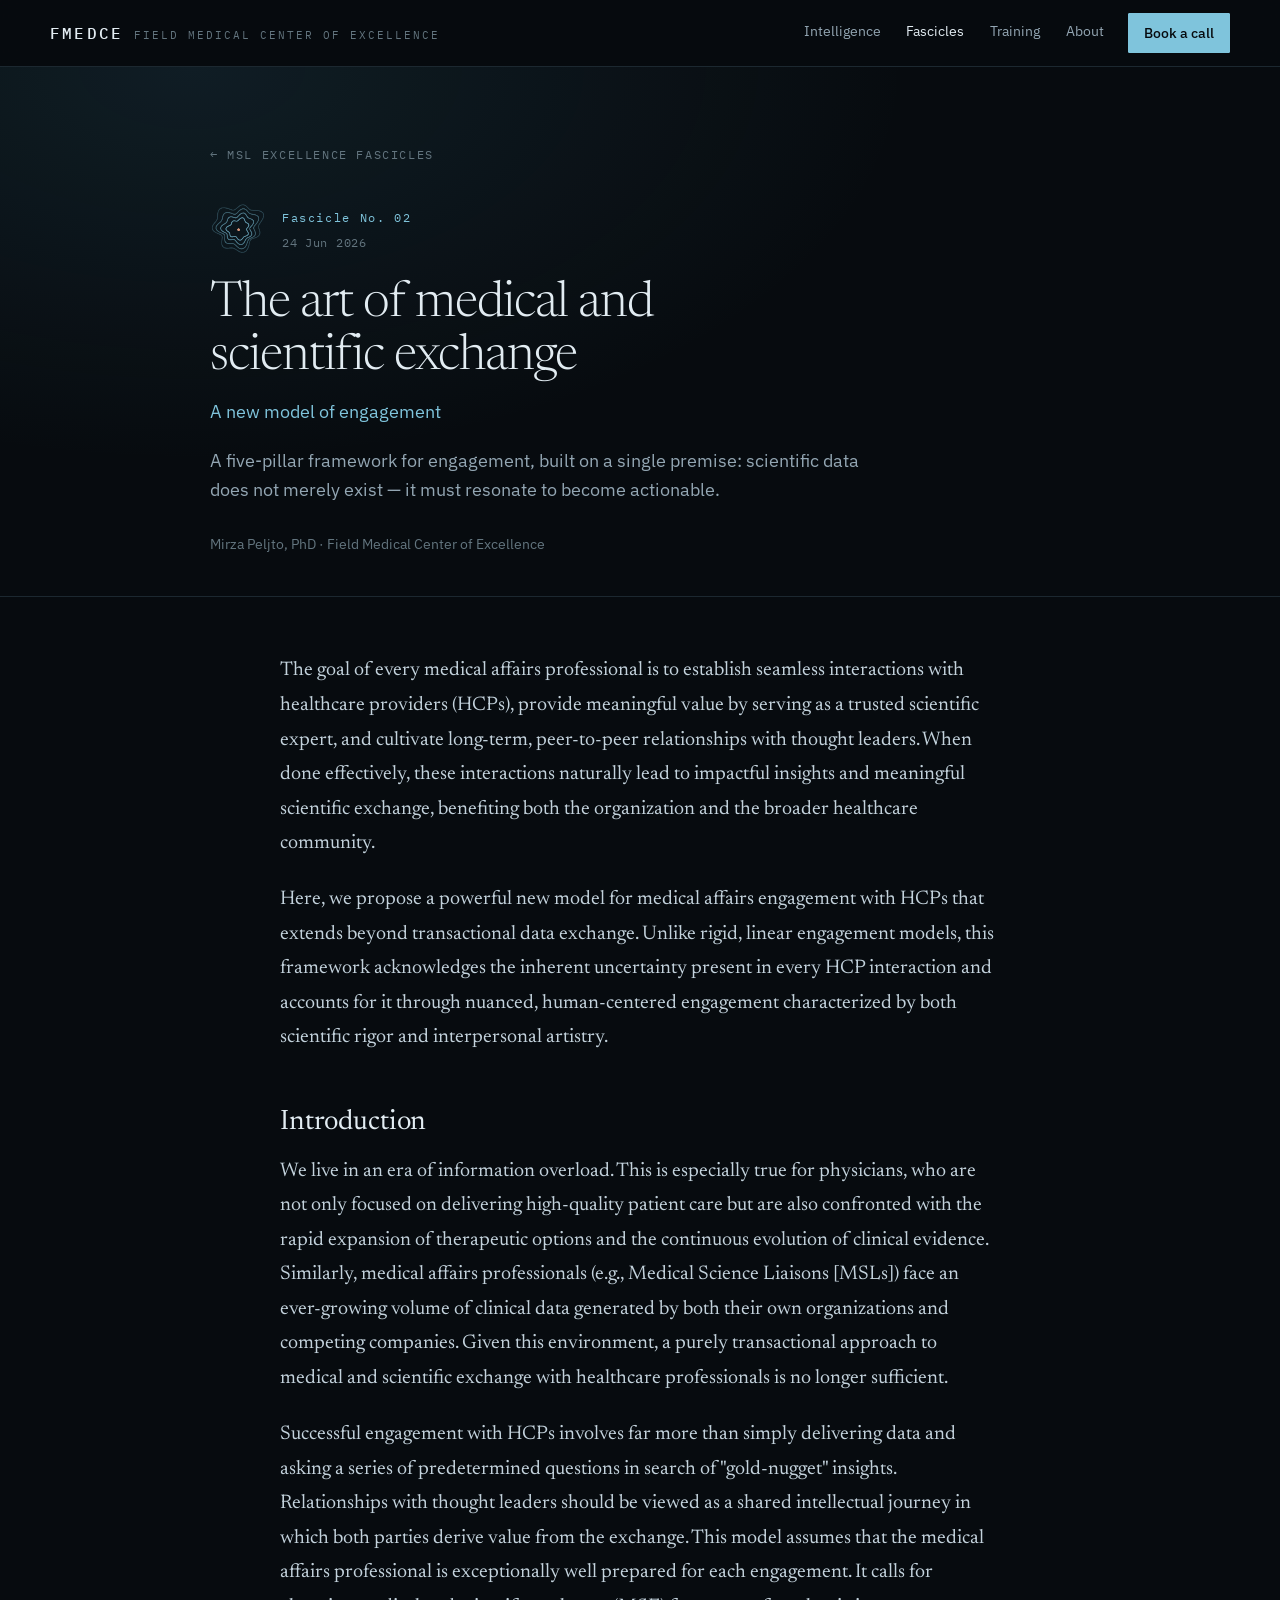
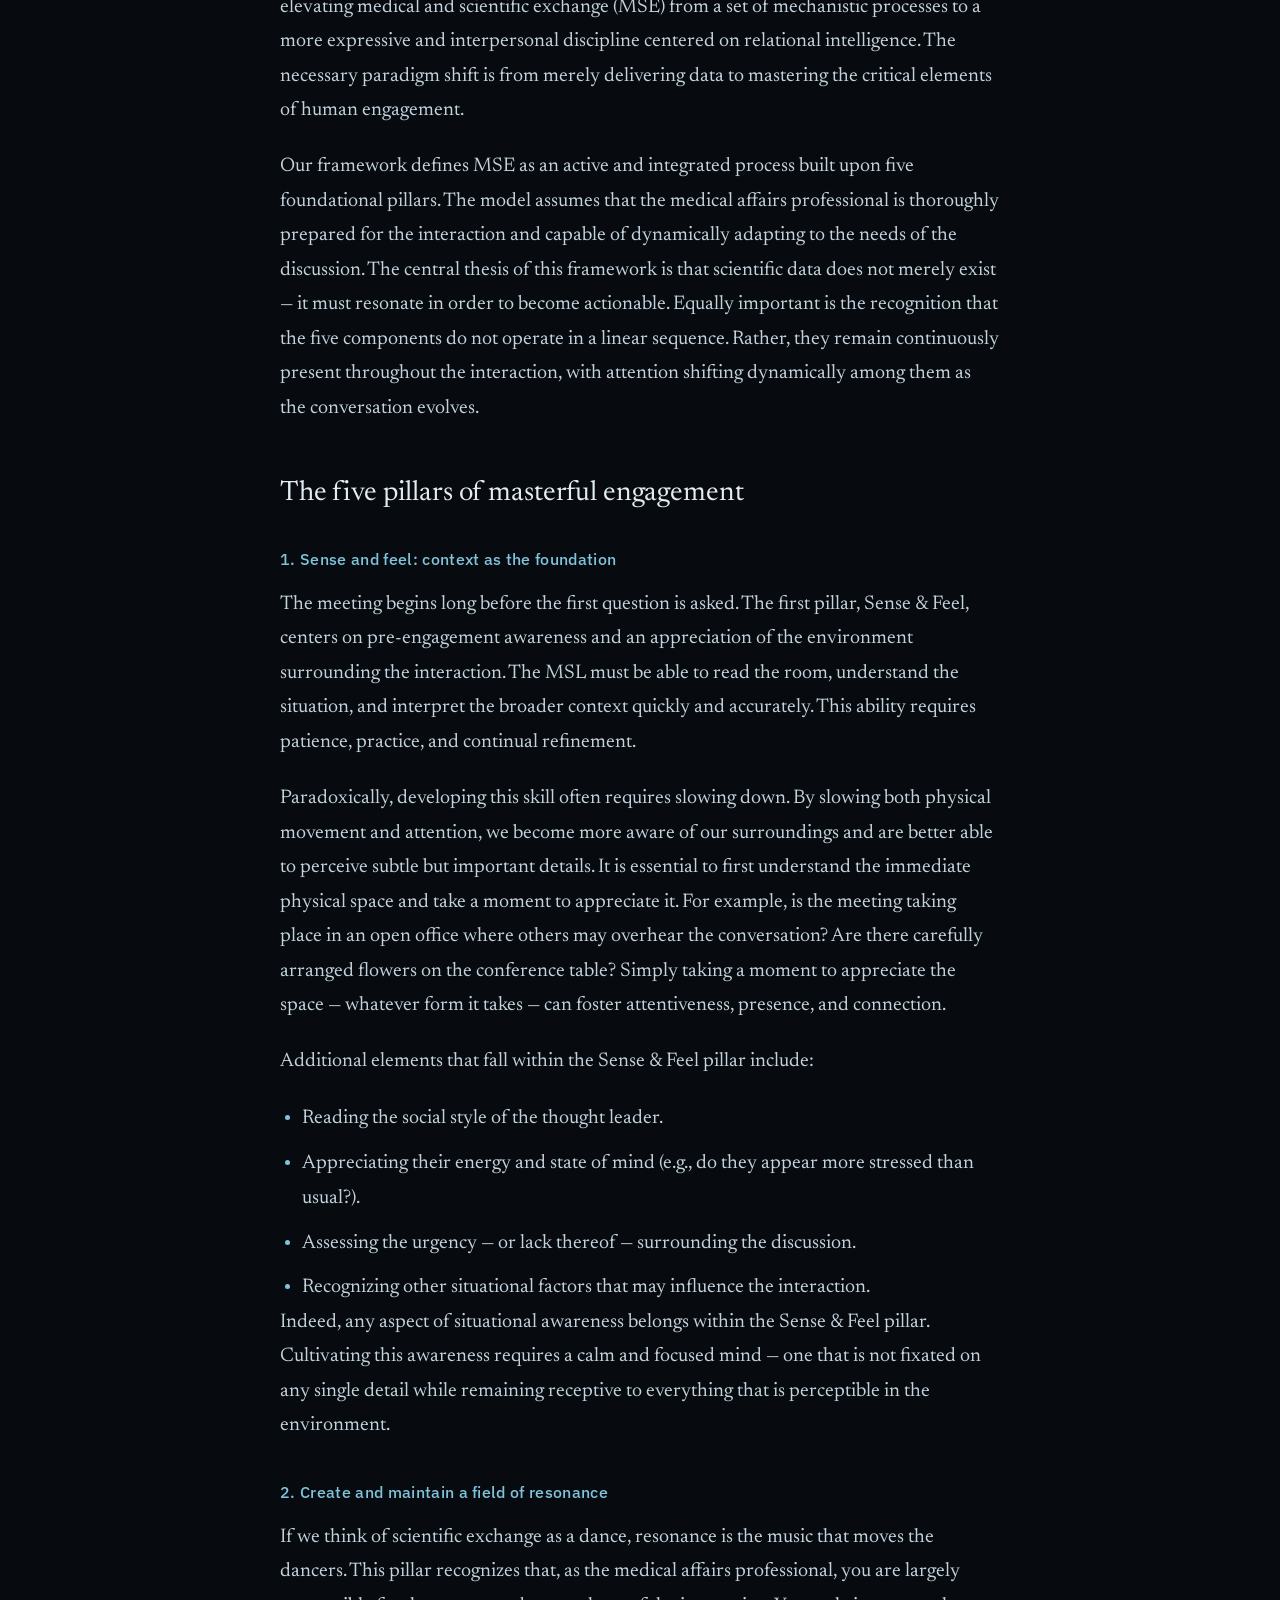
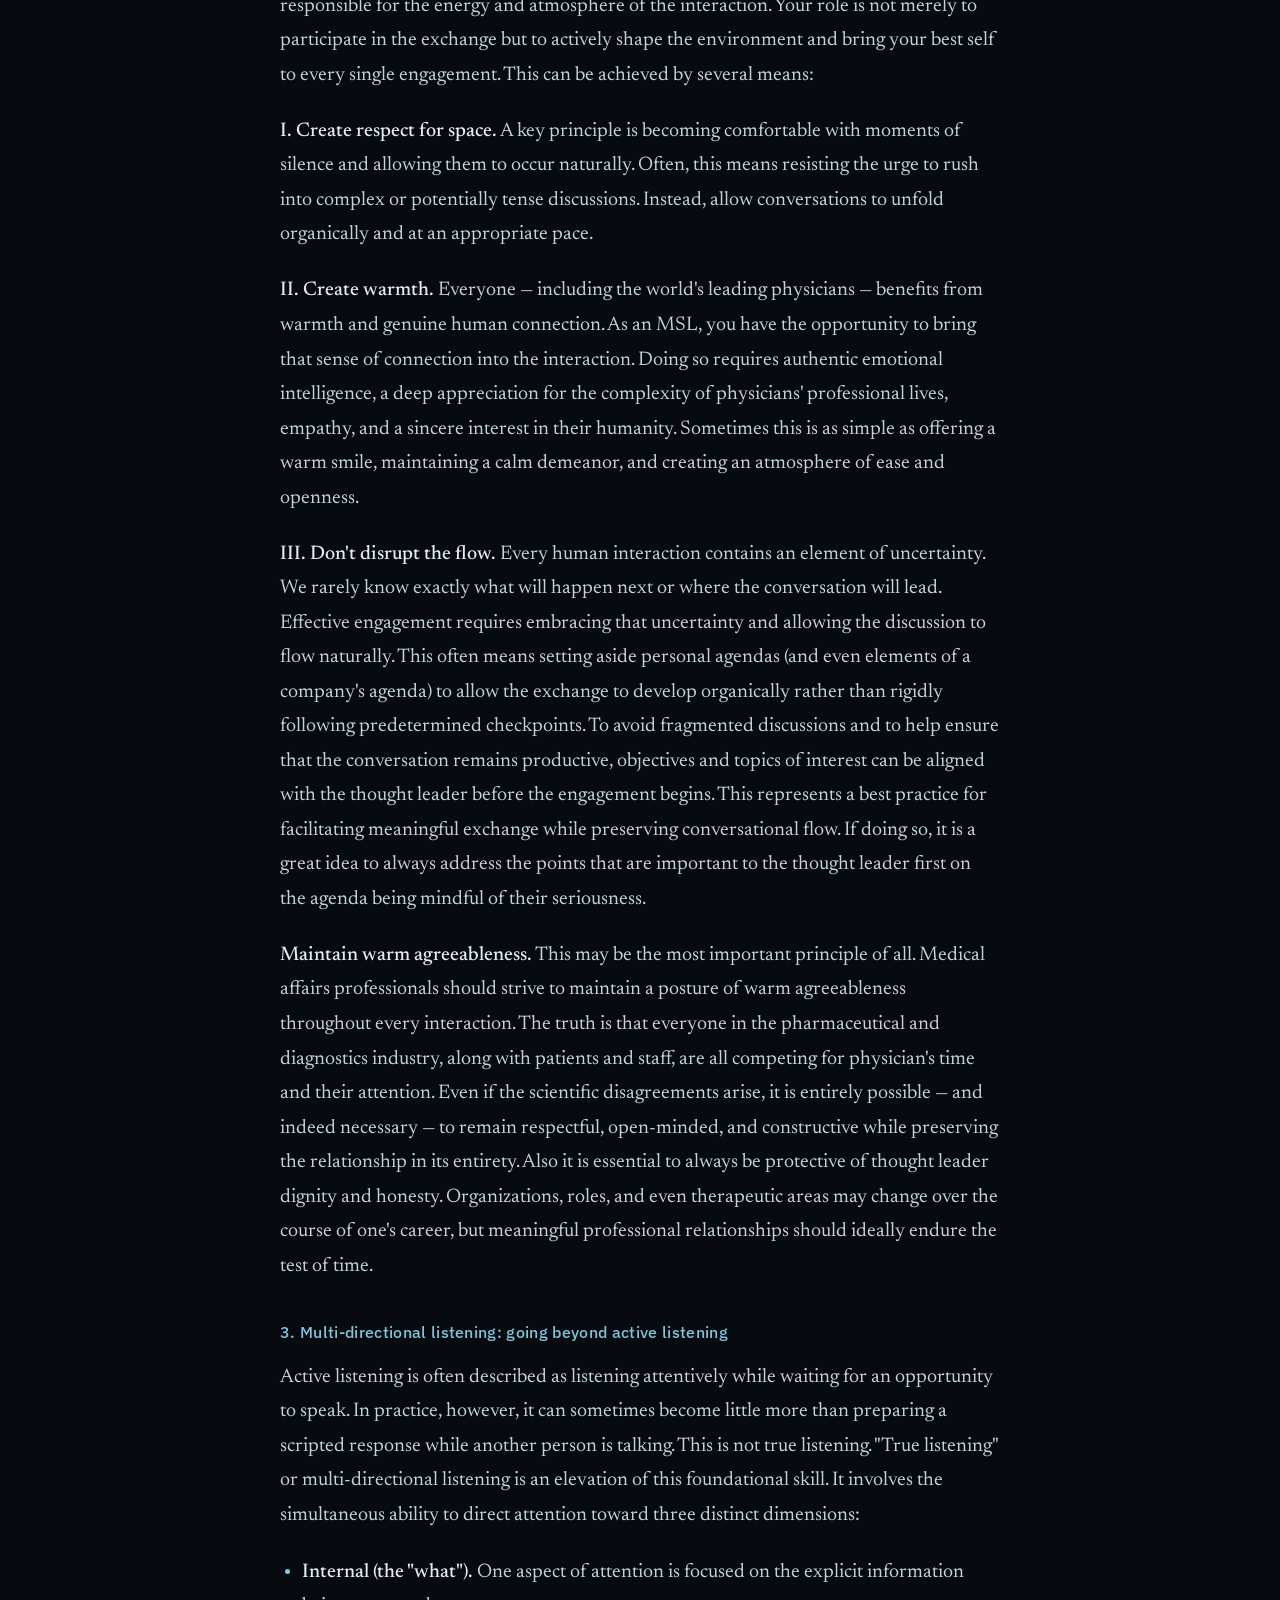
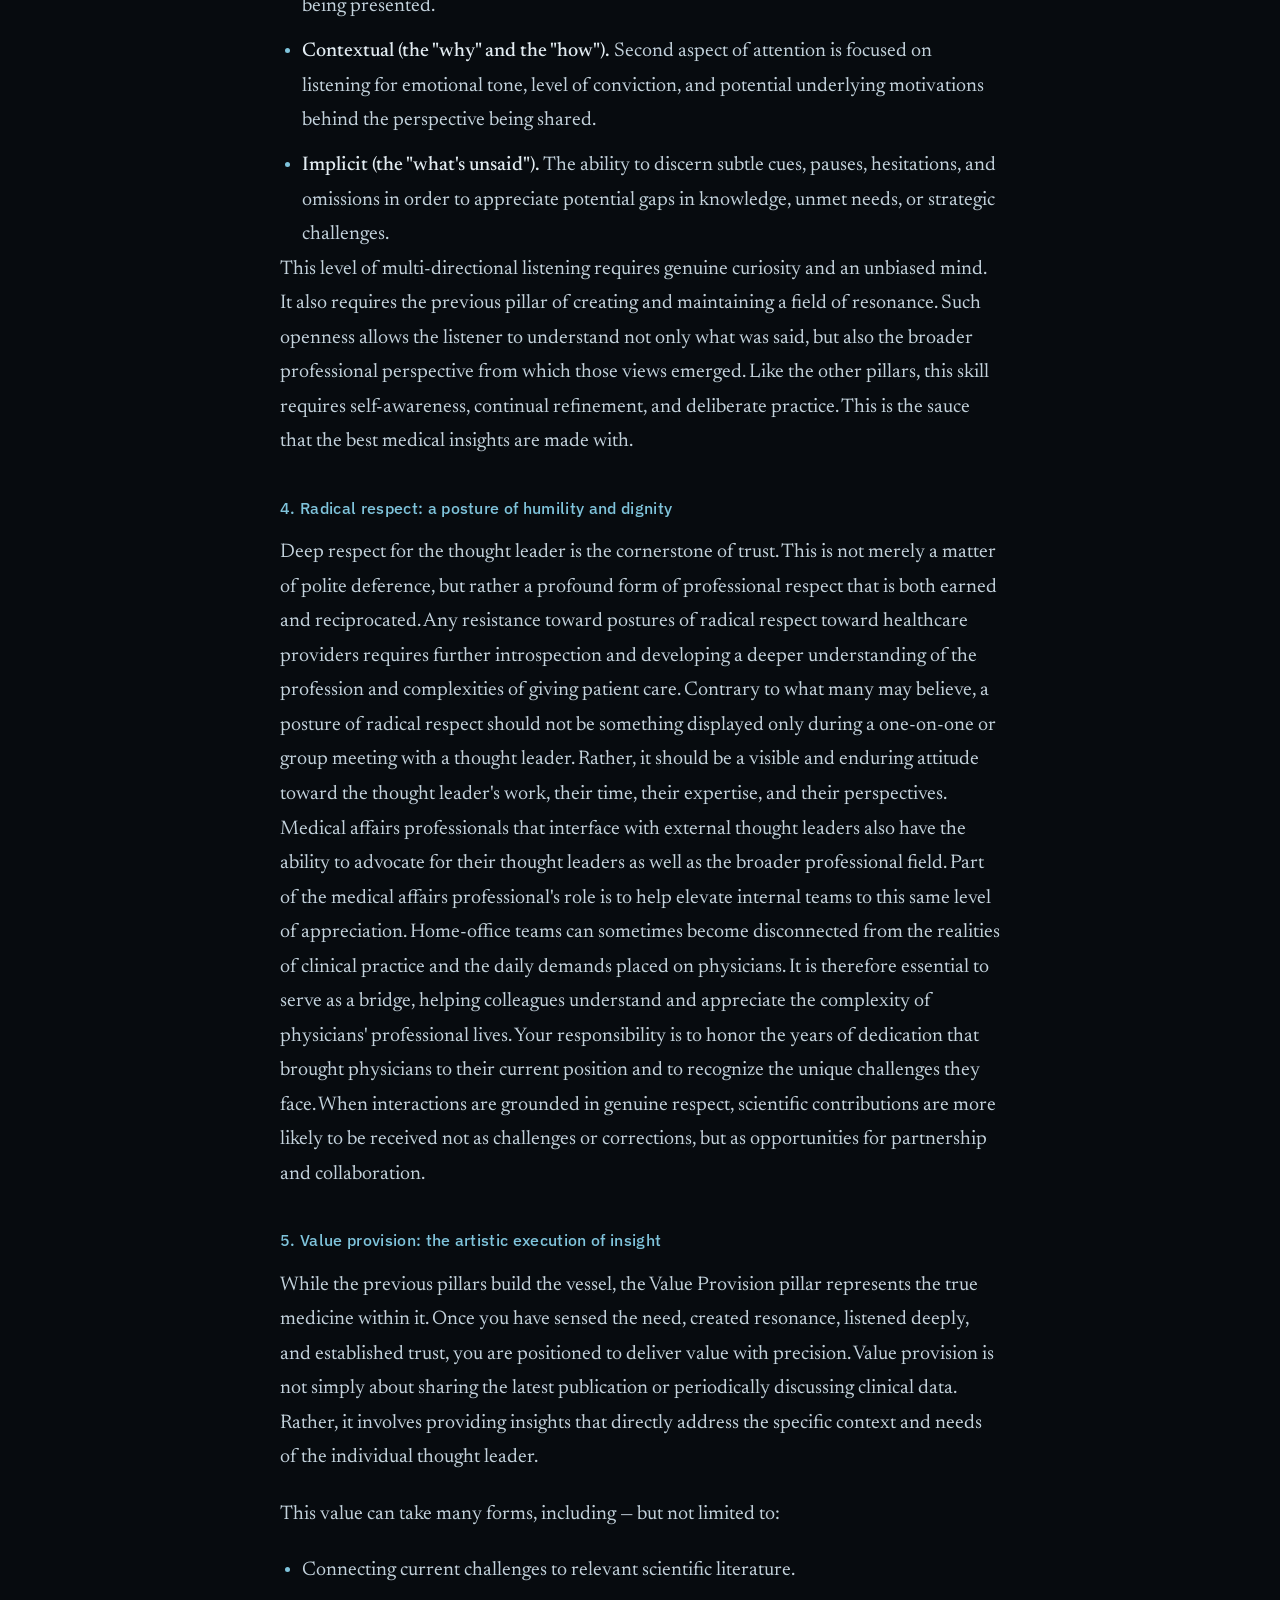
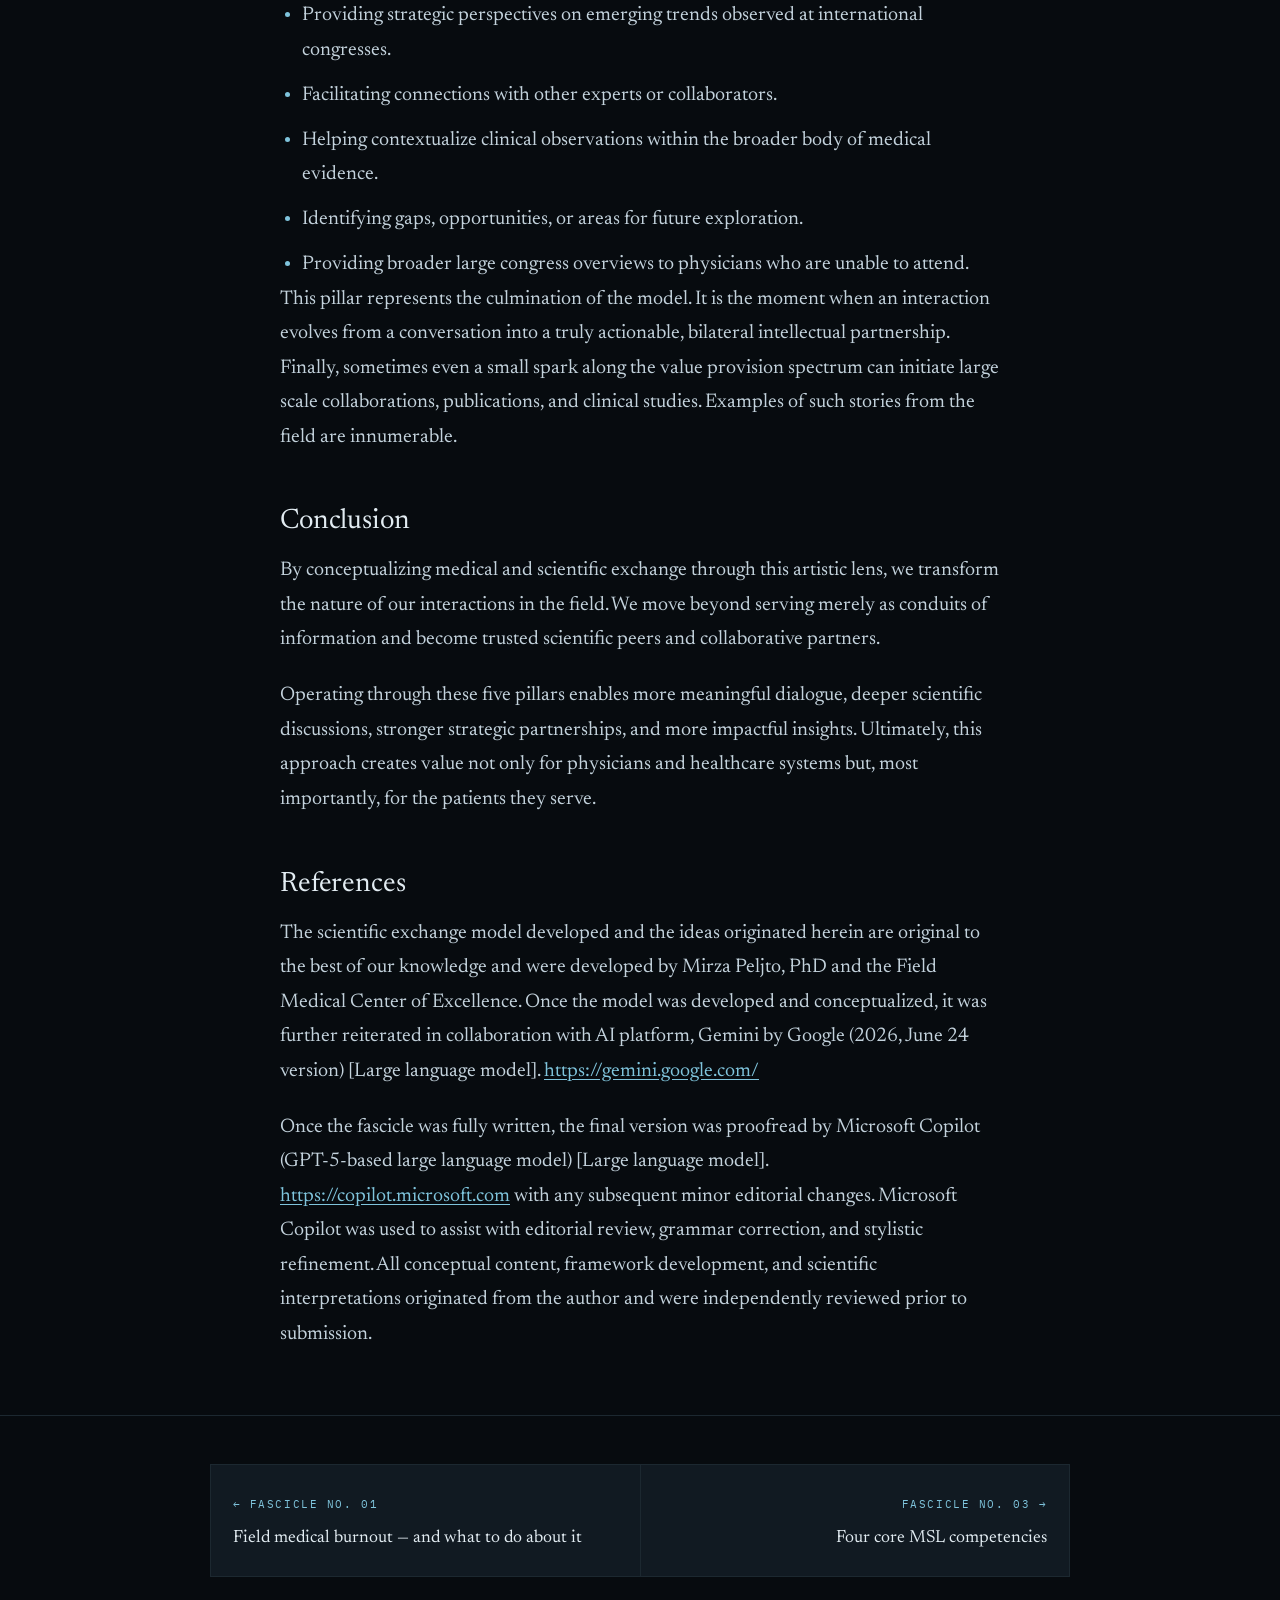
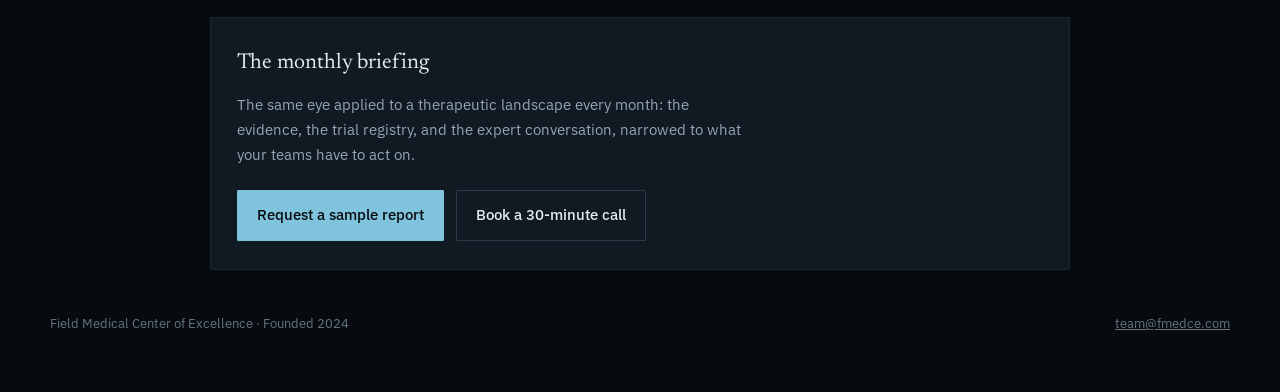
<file: msl-excellence-fascicles/the-art-of-medical-and-scientific-exchange-a-new-model-of-engagement/index.html>
<!doctype html>
<html lang="en">
<head>
<meta charset="utf-8">
<meta name="viewport" content="width=device-width, initial-scale=1">
<title>The art of medical and scientific exchange — A new model of engagement · MSL Excellence Fascicles</title>
<meta name="description" content="A five-pillar framework for engagement, built on a single premise: scientific data does not merely exist — it must resonate to become actionable.">
<link rel="preconnect" href="https://fonts.googleapis.com">
<link rel="preconnect" href="https://fonts.gstatic.com" crossorigin>
<link rel="stylesheet" href="https://fonts.googleapis.com/css2?family=IBM+Plex+Mono:wght@400;500&family=IBM+Plex+Sans:wght@400;500&family=Newsreader:opsz,wght@6..72,300;6..72,400;6..72,500&display=swap">
<link rel="stylesheet" href="../../assets/fmedce.css">
</head>
<body>
<header class="site-head">
  <div class="wrap head-in">
    <a class="mark" href="../../"><strong>FMEDCE</strong><span class="label">Field Medical Center of Excellence</span></a>
    <nav class="nav">
      <a href="../../#intelligence">Intelligence</a>
      <a href="../../msl-excellence-fascicles/" style="color:var(--ink)">Fascicles</a>
      <a href="../../#training">Training</a>
      <a href="../../#about">About</a>
    </nav>
    <a class="btn btn-solid btn-sm" href="https://calendly.com/team-fmedce/30min" target="_blank" rel="noopener">Book a call</a>
  </div>
  <div id="rail"></div>
</header>
<main>
<div class="art-head">
  <div class="wrap">
    <a class="back" href="../">&larr; MSL Excellence Fascicles</a>
    <div class="art-meta">
      <canvas width="132" height="132" data-seed="2" aria-hidden="true"></canvas>
      <div>
        <span class="no">Fascicle No. 02</span>
        <time class="dt" datetime="2026-06-24">24 Jun 2026</time>
      </div>
    </div>
    <h1>The art of medical and scientific exchange</h1>
    <p class="standfirst" style="color:var(--signal);margin-top:.8rem">A new model of engagement</p>
    <p class="standfirst">A five-pillar framework for engagement, built on a single premise: scientific data does not merely exist — it must resonate to become actionable.</p>
    <p class="byline">Mirza Peljto, PhD &middot; Field Medical Center of Excellence</p>
  </div>
</div>

<article class="prose">
  <div class="wrap">
<p>The goal of every medical affairs professional is to establish seamless interactions with healthcare providers (HCPs), provide meaningful value by serving as a trusted scientific expert, and cultivate long-term, peer-to-peer relationships with thought leaders. When done effectively, these interactions naturally lead to impactful insights and meaningful scientific exchange, benefiting both the organization and the broader healthcare community.</p>
<p>Here, we propose a powerful new model for medical affairs engagement with HCPs that extends beyond transactional data exchange. Unlike rigid, linear engagement models, this framework acknowledges the inherent uncertainty present in every HCP interaction and accounts for it through nuanced, human-centered engagement characterized by both scientific rigor and interpersonal artistry.</p>
<h2>Introduction</h2>
<p>We live in an era of information overload. This is especially true for physicians, who are not only focused on delivering high-quality patient care but are also confronted with the rapid expansion of therapeutic options and the continuous evolution of clinical evidence. Similarly, medical affairs professionals (e.g., Medical Science Liaisons [MSLs]) face an ever-growing volume of clinical data generated by both their own organizations and competing companies. Given this environment, a purely transactional approach to medical and scientific exchange with healthcare professionals is no longer sufficient.</p>
<p>Successful engagement with HCPs involves far more than simply delivering data and asking a series of predetermined questions in search of "gold-nugget" insights. Relationships with thought leaders should be viewed as a shared intellectual journey in which both parties derive value from the exchange. This model assumes that the medical affairs professional is exceptionally well prepared for each engagement. It calls for elevating medical and scientific exchange (MSE) from a set of mechanistic processes to a more expressive and interpersonal discipline centered on relational intelligence. The necessary paradigm shift is from merely delivering data to mastering the critical elements of human engagement.</p>
<p>Our framework defines MSE as an active and integrated process built upon five foundational pillars. The model assumes that the medical affairs professional is thoroughly prepared for the interaction and capable of dynamically adapting to the needs of the discussion. The central thesis of this framework is that scientific data does not merely exist — it must resonate in order to become actionable. Equally important is the recognition that the five components do not operate in a linear sequence. Rather, they remain continuously present throughout the interaction, with attention shifting dynamically among them as the conversation evolves.</p>
<h2>The five pillars of masterful engagement</h2>
<h3>1. Sense and feel: context as the foundation</h3>
<p>The meeting begins long before the first question is asked. The first pillar, Sense &amp; Feel, centers on pre-engagement awareness and an appreciation of the environment surrounding the interaction. The MSL must be able to read the room, understand the situation, and interpret the broader context quickly and accurately. This ability requires patience, practice, and continual refinement.</p>
<p>Paradoxically, developing this skill often requires slowing down. By slowing both physical movement and attention, we become more aware of our surroundings and are better able to perceive subtle but important details. It is essential to first understand the immediate physical space and take a moment to appreciate it. For example, is the meeting taking place in an open office where others may overhear the conversation? Are there carefully arranged flowers on the conference table? Simply taking a moment to appreciate the space — whatever form it takes — can foster attentiveness, presence, and connection.</p>
<p>Additional elements that fall within the Sense &amp; Feel pillar include:</p>
<ul>
<li>Reading the social style of the thought leader.</li>
<li>Appreciating their energy and state of mind (e.g., do they appear more stressed than usual?).</li>
<li>Assessing the urgency — or lack thereof — surrounding the discussion.</li>
<li>Recognizing other situational factors that may influence the interaction.</li>
</ul>
<p>Indeed, any aspect of situational awareness belongs within the Sense &amp; Feel pillar. Cultivating this awareness requires a calm and focused mind — one that is not fixated on any single detail while remaining receptive to everything that is perceptible in the environment.</p>
<h3>2. Create and maintain a field of resonance</h3>
<p>If we think of scientific exchange as a dance, resonance is the music that moves the dancers. This pillar recognizes that, as the medical affairs professional, you are largely responsible for the energy and atmosphere of the interaction. Your role is not merely to participate in the exchange but to actively shape the environment and bring your best self to every single engagement. This can be achieved by several means:</p>
<p><strong>I. Create respect for space.</strong> A key principle is becoming comfortable with moments of silence and allowing them to occur naturally. Often, this means resisting the urge to rush into complex or potentially tense discussions. Instead, allow conversations to unfold organically and at an appropriate pace.</p>
<p><strong>II. Create warmth.</strong> Everyone — including the world's leading physicians — benefits from warmth and genuine human connection. As an MSL, you have the opportunity to bring that sense of connection into the interaction. Doing so requires authentic emotional intelligence, a deep appreciation for the complexity of physicians' professional lives, empathy, and a sincere interest in their humanity. Sometimes this is as simple as offering a warm smile, maintaining a calm demeanor, and creating an atmosphere of ease and openness.</p>
<p><strong>III. Don't disrupt the flow.</strong> Every human interaction contains an element of uncertainty. We rarely know exactly what will happen next or where the conversation will lead. Effective engagement requires embracing that uncertainty and allowing the discussion to flow naturally. This often means setting aside personal agendas (and even elements of a company's agenda) to allow the exchange to develop organically rather than rigidly following predetermined checkpoints. To avoid fragmented discussions and to help ensure that the conversation remains productive, objectives and topics of interest can be aligned with the thought leader before the engagement begins. This represents a best practice for facilitating meaningful exchange while preserving conversational flow. If doing so, it is a great idea to always address the points that are important to the thought leader first on the agenda being mindful of their seriousness.</p>
<p><strong>Maintain warm agreeableness.</strong> This may be the most important principle of all. Medical affairs professionals should strive to maintain a posture of warm agreeableness throughout every interaction. The truth is that everyone in the pharmaceutical and diagnostics industry, along with patients and staff, are all competing for physician's time and their attention. Even if the scientific disagreements arise, it is entirely possible — and indeed necessary — to remain respectful, open-minded, and constructive while preserving the relationship in its entirety. Also it is essential to always be protective of thought leader dignity and honesty. Organizations, roles, and even therapeutic areas may change over the course of one's career, but meaningful professional relationships should ideally endure the test of time.</p>
<h3>3. Multi-directional listening: going beyond active listening</h3>
<p>Active listening is often described as listening attentively while waiting for an opportunity to speak. In practice, however, it can sometimes become little more than preparing a scripted response while another person is talking. This is not true listening. "True listening" or multi-directional listening is an elevation of this foundational skill. It involves the simultaneous ability to direct attention toward three distinct dimensions:</p>
<ul>
<li><strong>Internal (the "what").</strong> One aspect of attention is focused on the explicit information being presented.</li>
<li><strong>Contextual (the "why" and the "how").</strong> Second aspect of attention is focused on listening for emotional tone, level of conviction, and potential underlying motivations behind the perspective being shared.</li>
<li><strong>Implicit (the "what's unsaid").</strong> The ability to discern subtle cues, pauses, hesitations, and omissions in order to appreciate potential gaps in knowledge, unmet needs, or strategic challenges.</li>
</ul>
<p>This level of multi-directional listening requires genuine curiosity and an unbiased mind. It also requires the previous pillar of creating and maintaining a field of resonance. Such openness allows the listener to understand not only what was said, but also the broader professional perspective from which those views emerged. Like the other pillars, this skill requires self-awareness, continual refinement, and deliberate practice. This is the sauce that the best medical insights are made with.</p>
<h3>4. Radical respect: a posture of humility and dignity</h3>
<p>Deep respect for the thought leader is the cornerstone of trust. This is not merely a matter of polite deference, but rather a profound form of professional respect that is both earned and reciprocated. Any resistance toward postures of radical respect toward healthcare providers requires further introspection and developing a deeper understanding of the profession and complexities of giving patient care. Contrary to what many may believe, a posture of radical respect should not be something displayed only during a one-on-one or group meeting with a thought leader. Rather, it should be a visible and enduring attitude toward the thought leader's work, their time, their expertise, and their perspectives. Medical affairs professionals that interface with external thought leaders also have the ability to advocate for their thought leaders as well as the broader professional field. Part of the medical affairs professional's role is to help elevate internal teams to this same level of appreciation. Home-office teams can sometimes become disconnected from the realities of clinical practice and the daily demands placed on physicians. It is therefore essential to serve as a bridge, helping colleagues understand and appreciate the complexity of physicians' professional lives. Your responsibility is to honor the years of dedication that brought physicians to their current position and to recognize the unique challenges they face. When interactions are grounded in genuine respect, scientific contributions are more likely to be received not as challenges or corrections, but as opportunities for partnership and collaboration.</p>
<h3>5. Value provision: the artistic execution of insight</h3>
<p>While the previous pillars build the vessel, the Value Provision pillar represents the true medicine within it. Once you have sensed the need, created resonance, listened deeply, and established trust, you are positioned to deliver value with precision. Value provision is not simply about sharing the latest publication or periodically discussing clinical data. Rather, it involves providing insights that directly address the specific context and needs of the individual thought leader.</p>
<p>This value can take many forms, including — but not limited to:</p>
<ul>
<li>Connecting current challenges to relevant scientific literature.</li>
<li>Providing strategic perspectives on emerging trends observed at international congresses.</li>
<li>Facilitating connections with other experts or collaborators.</li>
<li>Helping contextualize clinical observations within the broader body of medical evidence.</li>
<li>Identifying gaps, opportunities, or areas for future exploration.</li>
<li>Providing broader large congress overviews to physicians who are unable to attend.</li>
</ul>
<p>This pillar represents the culmination of the model. It is the moment when an interaction evolves from a conversation into a truly actionable, bilateral intellectual partnership. Finally, sometimes even a small spark along the value provision spectrum can initiate large scale collaborations, publications, and clinical studies. Examples of such stories from the field are innumerable.</p>
<h2>Conclusion</h2>
<p>By conceptualizing medical and scientific exchange through this artistic lens, we transform the nature of our interactions in the field. We move beyond serving merely as conduits of information and become trusted scientific peers and collaborative partners.</p>
<p>Operating through these five pillars enables more meaningful dialogue, deeper scientific discussions, stronger strategic partnerships, and more impactful insights. Ultimately, this approach creates value not only for physicians and healthcare systems but, most importantly, for the patients they serve.</p>
<h2>References</h2>
<p>The scientific exchange model developed and the ideas originated herein are original to the best of our knowledge and were developed by Mirza Peljto, PhD and the Field Medical Center of Excellence. Once the model was developed and conceptualized, it was further reiterated in collaboration with AI platform, Gemini by Google (2026, June 24 version) [Large language model]. <a href="https://gemini.google.com/">https://gemini.google.com/</a></p>
<p>Once the fascicle was fully written, the final version was proofread by Microsoft Copilot (GPT-5-based large language model) [Large language model]. <a href="https://copilot.microsoft.com">https://copilot.microsoft.com</a> with any subsequent minor editorial changes. Microsoft Copilot was used to assist with editorial review, grammar correction, and stylistic refinement. All conceptual content, framework development, and scientific interpretations originated from the author and were independently reviewed prior to submission.</p>
  </div>
</article>

<div class="art-foot">
  <div class="wrap">
    <nav class="pager">
      <a class="prev" href="../field-medical-burnout-and-what-to-do-about-it/"><span class="dir">&larr; Fascicle No. 01</span><span class="t">Field medical burnout — and what to do about it</span></a>
      <a class="next" href="../four-core-msl-competencies/"><span class="dir">Fascicle No. 03 &rarr;</span><span class="t">Four core MSL competencies</span></a>
    </nav>
    <div class="art-cta">
      <h3>The monthly briefing</h3>
      <p>The same eye applied to a therapeutic landscape every month: the evidence, the trial registry, and
        the expert conversation, narrowed to what your teams have to act on.</p>
      <div class="cta-row" style="margin-top:1.4rem">
        <a class="btn btn-solid" href="mailto:team@fmedce.com?subject=Sample%20report%20request">Request a sample report</a>
        <a class="btn btn-ghost" href="https://calendly.com/team-fmedce/30min" target="_blank" rel="noopener">Book a 30-minute call</a>
      </div>
    </div>
  </div>
</div>
</main>

<footer>
  <div class="wrap foot-in">
    <span>Field Medical Center of Excellence &middot; Founded 2024</span>
    <span><a href="mailto:team@fmedce.com">team@fmedce.com</a></span>
  </div>
</footer>
<script src="../../assets/fmedce.js"></script>
</body>
</html>
</file>
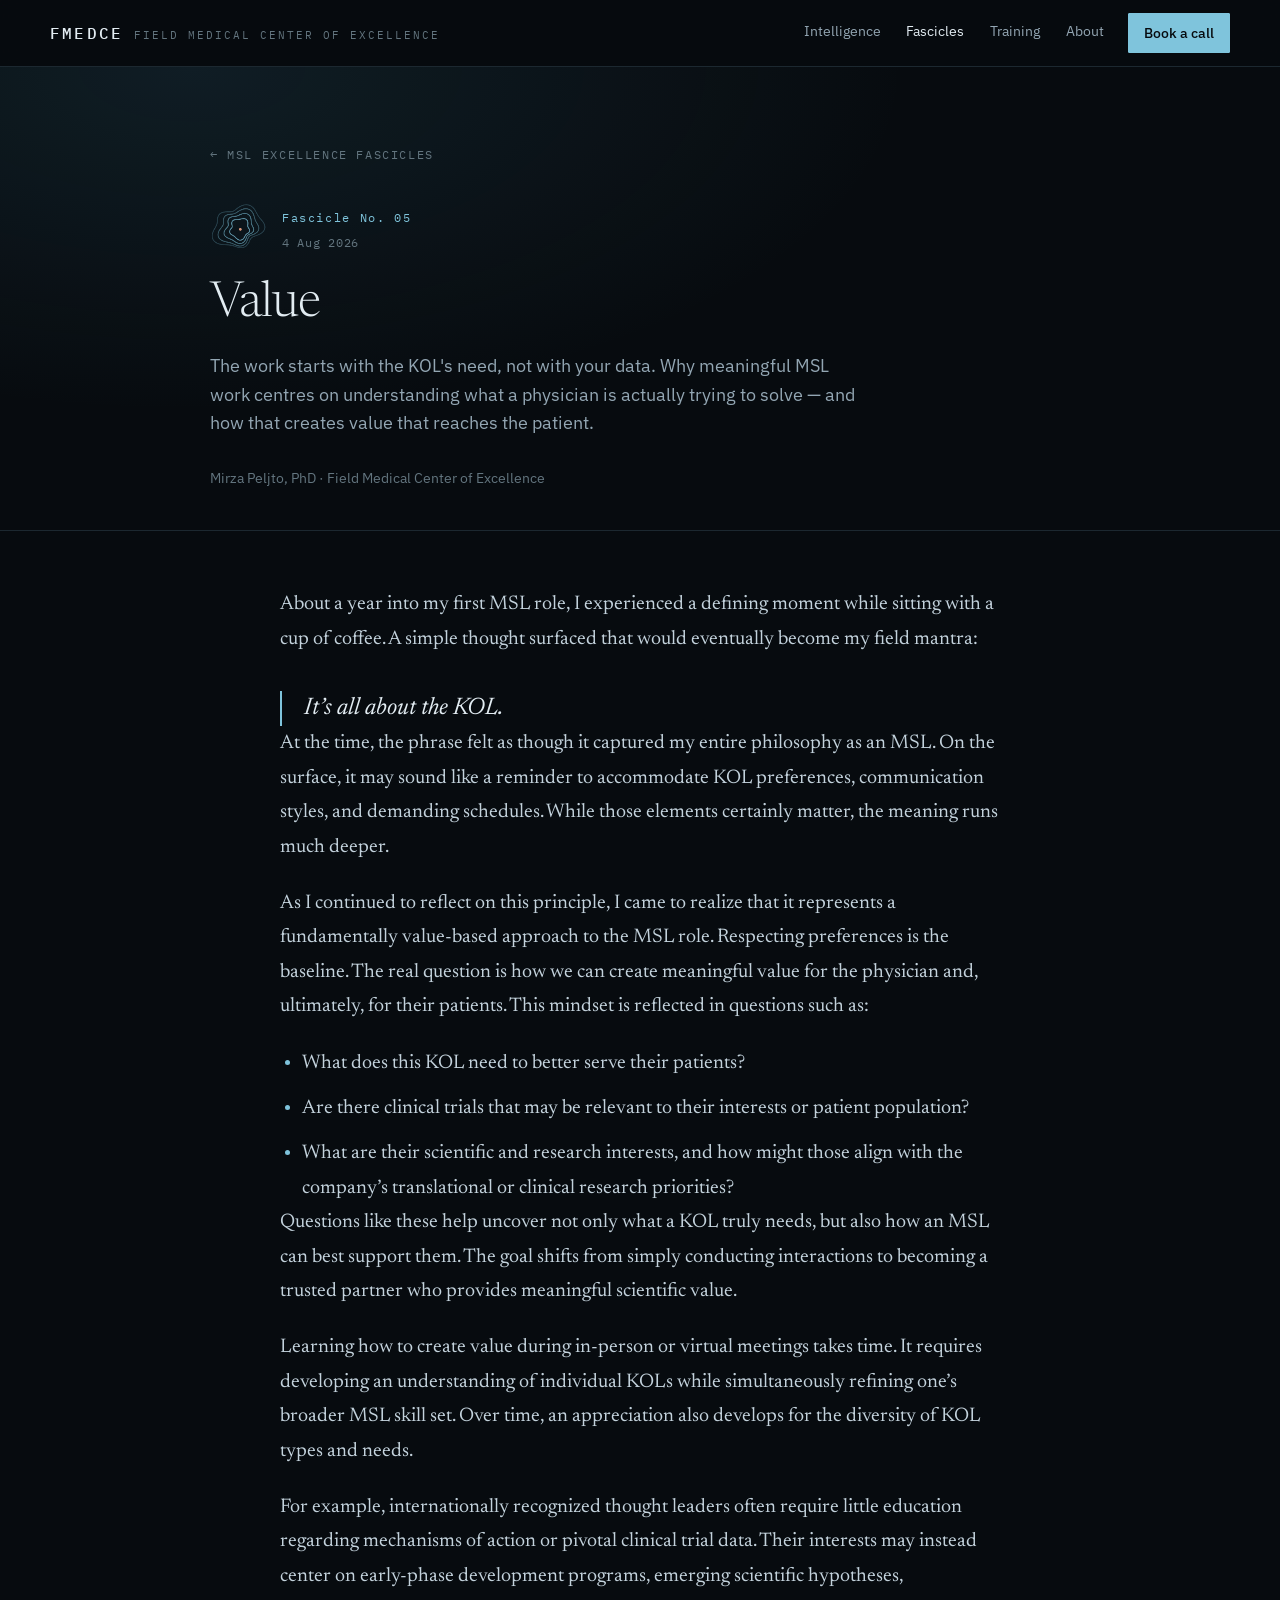
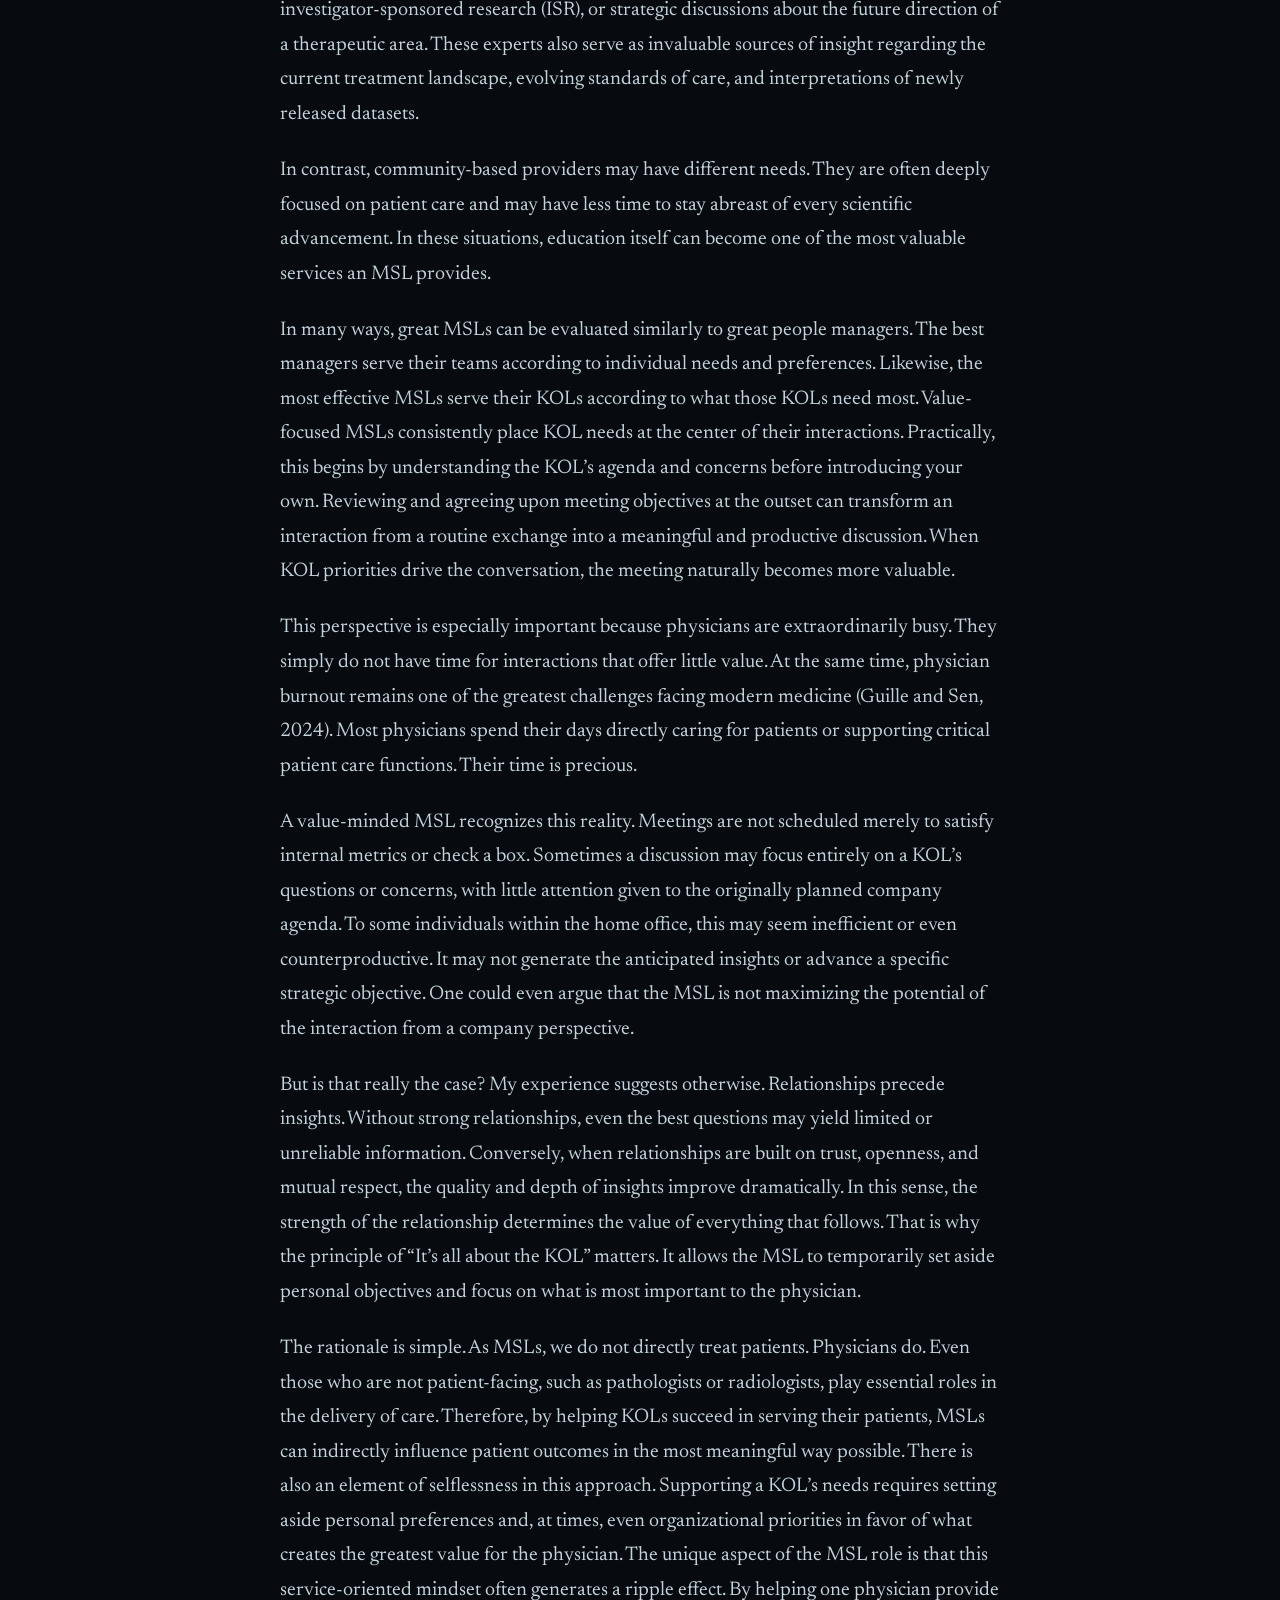
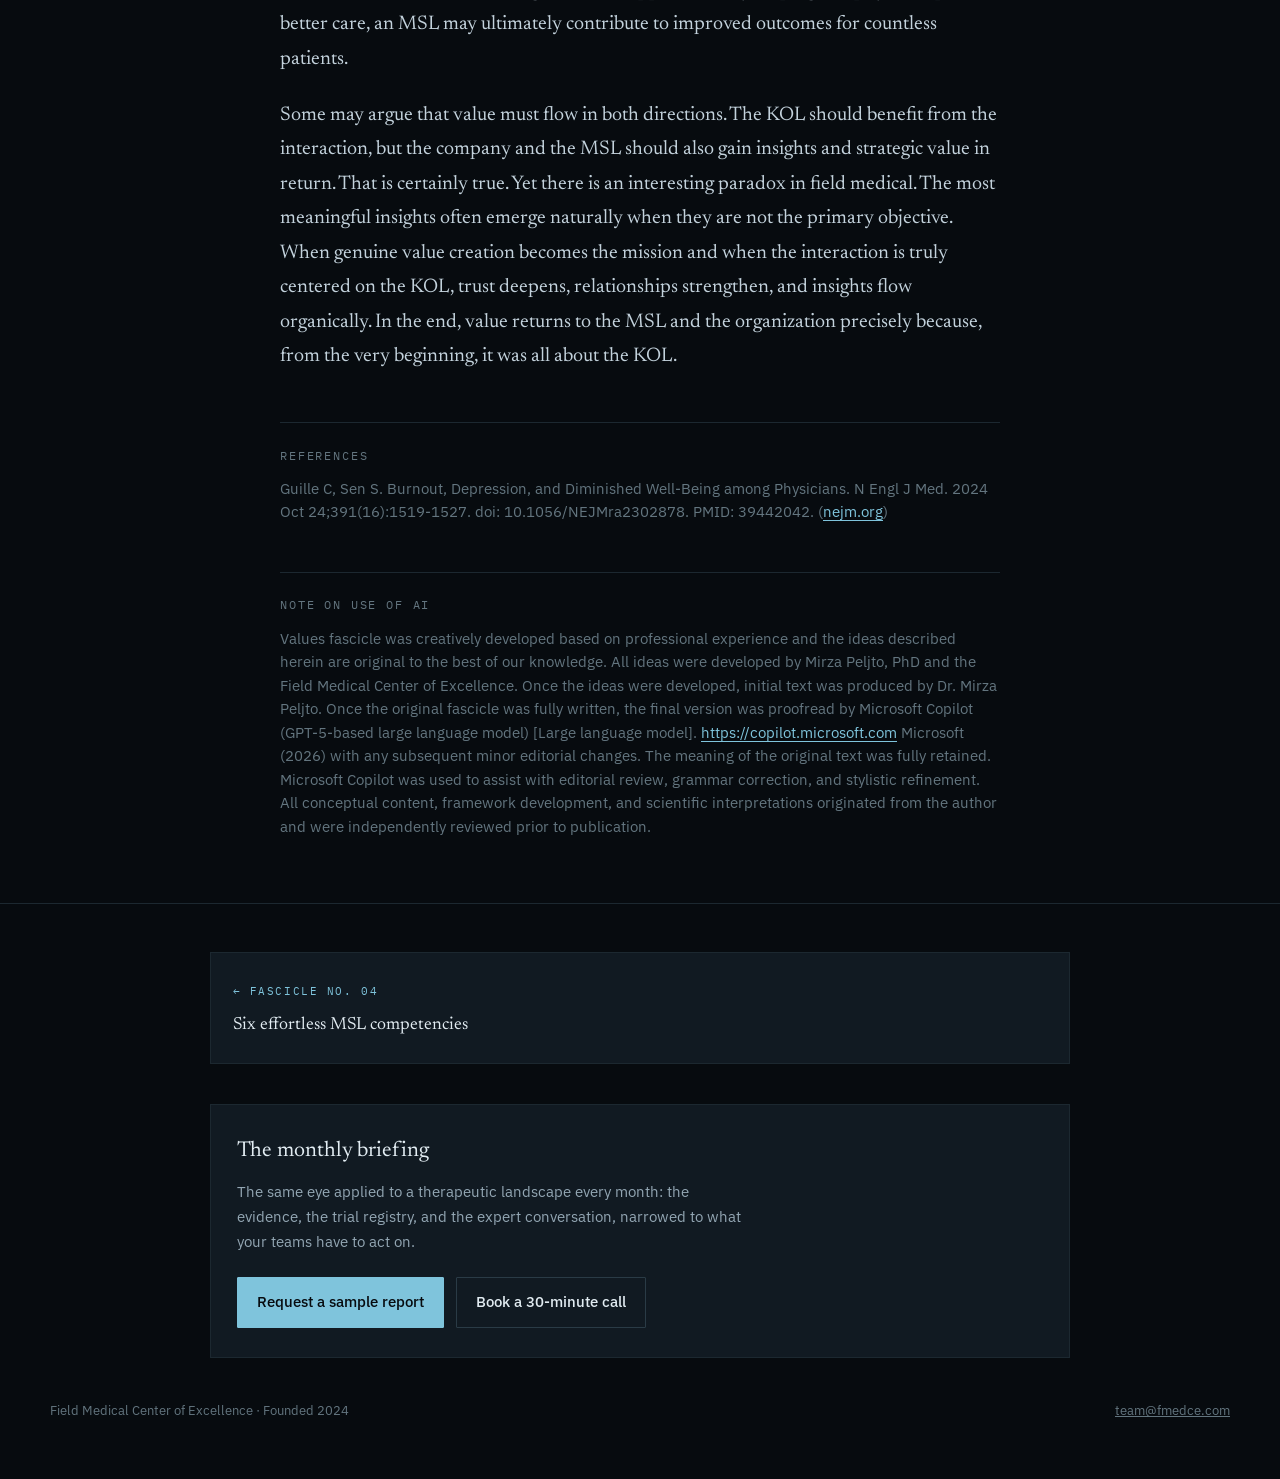
<file: msl-excellence-fascicles/value/index.html>
<!doctype html>
<html lang="en">
<head>
<meta charset="utf-8">
<meta name="viewport" content="width=device-width, initial-scale=1">
<title>Value · MSL Excellence Fascicles</title>
<meta name="description" content="The work starts with the KOL&#x27;s need, not with your data. Why meaningful MSL work centres on understanding what a physician is actually trying to solve — and how that creates value ">
<link rel="preconnect" href="https://fonts.googleapis.com">
<link rel="preconnect" href="https://fonts.gstatic.com" crossorigin>
<link rel="stylesheet" href="https://fonts.googleapis.com/css2?family=IBM+Plex+Mono:wght@400;500&family=IBM+Plex+Sans:wght@400;500&family=Newsreader:opsz,wght@6..72,300;6..72,400;6..72,500&display=swap">
<link rel="stylesheet" href="../../assets/fmedce.css">
</head>
<body>
<header class="site-head">
  <div class="wrap head-in">
    <a class="mark" href="../../"><strong>FMEDCE</strong><span class="label">Field Medical Center of Excellence</span></a>
    <nav class="nav">
      <a href="../../#intelligence">Intelligence</a>
      <a href="../../msl-excellence-fascicles/" style="color:var(--ink)">Fascicles</a>
      <a href="../../#training">Training</a>
      <a href="../../#about">About</a>
    </nav>
    <a class="btn btn-solid btn-sm" href="https://calendly.com/team-fmedce/30min" target="_blank" rel="noopener">Book a call</a>
  </div>
  <div id="rail"></div>
</header>
<main>
<div class="art-head">
  <div class="wrap">
    <a class="back" href="../">&larr; MSL Excellence Fascicles</a>
    <div class="art-meta">
      <canvas width="132" height="132" data-seed="5" aria-hidden="true"></canvas>
      <div>
        <span class="no">Fascicle No. 05</span>
        <time class="dt" datetime="2026-08-04">4 Aug 2026</time>
      </div>
    </div>
    <h1>Value</h1>
    
    <p class="standfirst">The work starts with the KOL&#x27;s need, not with your data. Why meaningful MSL work centres on understanding what a physician is actually trying to solve — and how that creates value that reaches the patient.</p>
    <p class="byline">Mirza Peljto, PhD &middot; Field Medical Center of Excellence</p>
  </div>
</div>

<article class="prose">
  <div class="wrap">
<p>About a year into my first MSL role, I experienced a defining moment while sitting with a cup of coffee. A simple thought surfaced that would eventually become my field mantra:</p>
<blockquote><p>It&rsquo;s all about the KOL.</p></blockquote>
<p>At the time, the phrase felt as though it captured my entire philosophy as an MSL. On the surface, it may sound like a reminder to accommodate KOL preferences, communication styles, and demanding schedules. While those elements certainly matter, the meaning runs much deeper.</p>
<p>As I continued to reflect on this principle, I came to realize that it represents a fundamentally value-based approach to the MSL role. Respecting preferences is the baseline. The real question is how we can create meaningful value for the physician and, ultimately, for their patients. This mindset is reflected in questions such as:</p>
<ul>
<li>What does this KOL need to better serve their patients?</li>
<li>Are there clinical trials that may be relevant to their interests or patient population?</li>
<li>What are their scientific and research interests, and how might those align with the company&rsquo;s translational or clinical research priorities?</li>
</ul>
<p>Questions like these help uncover not only what a KOL truly needs, but also how an MSL can best support them. The goal shifts from simply conducting interactions to becoming a trusted partner who provides meaningful scientific value.</p>
<p>Learning how to create value during in-person or virtual meetings takes time. It requires developing an understanding of individual KOLs while simultaneously refining one&rsquo;s broader MSL skill set. Over time, an appreciation also develops for the diversity of KOL types and needs.</p>
<p>For example, internationally recognized thought leaders often require little education regarding mechanisms of action or pivotal clinical trial data. Their interests may instead center on early-phase development programs, emerging scientific hypotheses, investigator-sponsored research (ISR), or strategic discussions about the future direction of a therapeutic area. These experts also serve as invaluable sources of insight regarding the current treatment landscape, evolving standards of care, and interpretations of newly released datasets.</p>
<p>In contrast, community-based providers may have different needs. They are often deeply focused on patient care and may have less time to stay abreast of every scientific advancement. In these situations, education itself can become one of the most valuable services an MSL provides.</p>
<p>In many ways, great MSLs can be evaluated similarly to great people managers. The best managers serve their teams according to individual needs and preferences. Likewise, the most effective MSLs serve their KOLs according to what those KOLs need most. Value-focused MSLs consistently place KOL needs at the center of their interactions. Practically, this begins by understanding the KOL&rsquo;s agenda and concerns before introducing your own. Reviewing and agreeing upon meeting objectives at the outset can transform an interaction from a routine exchange into a meaningful and productive discussion. When KOL priorities drive the conversation, the meeting naturally becomes more valuable.</p>
<p>This perspective is especially important because physicians are extraordinarily busy. They simply do not have time for interactions that offer little value. At the same time, physician burnout remains one of the greatest challenges facing modern medicine (Guille and Sen, 2024). Most physicians spend their days directly caring for patients or supporting critical patient care functions. Their time is precious.</p>
<p>A value-minded MSL recognizes this reality. Meetings are not scheduled merely to satisfy internal metrics or check a box. Sometimes a discussion may focus entirely on a KOL&rsquo;s questions or concerns, with little attention given to the originally planned company agenda. To some individuals within the home office, this may seem inefficient or even counterproductive. It may not generate the anticipated insights or advance a specific strategic objective. One could even argue that the MSL is not maximizing the potential of the interaction from a company perspective.</p>
<p>But is that really the case? My experience suggests otherwise. Relationships precede insights. Without strong relationships, even the best questions may yield limited or unreliable information. Conversely, when relationships are built on trust, openness, and mutual respect, the quality and depth of insights improve dramatically. In this sense, the strength of the relationship determines the value of everything that follows. That is why the principle of &ldquo;It&rsquo;s all about the KOL&rdquo; matters. It allows the MSL to temporarily set aside personal objectives and focus on what is most important to the physician.</p>
<p>The rationale is simple. As MSLs, we do not directly treat patients. Physicians do. Even those who are not patient-facing, such as pathologists or radiologists, play essential roles in the delivery of care. Therefore, by helping KOLs succeed in serving their patients, MSLs can indirectly influence patient outcomes in the most meaningful way possible. There is also an element of selflessness in this approach. Supporting a KOL&rsquo;s needs requires setting aside personal preferences and, at times, even organizational priorities in favor of what creates the greatest value for the physician. The unique aspect of the MSL role is that this service-oriented mindset often generates a ripple effect. By helping one physician provide better care, an MSL may ultimately contribute to improved outcomes for countless patients.</p>
<p>Some may argue that value must flow in both directions. The KOL should benefit from the interaction, but the company and the MSL should also gain insights and strategic value in return. That is certainly true. Yet there is an interesting paradox in field medical. The most meaningful insights often emerge naturally when they are not the primary objective. When genuine value creation becomes the mission and when the interaction is truly centered on the KOL, trust deepens, relationships strengthen, and insights flow organically. In the end, value returns to the MSL and the organization precisely because, from the very beginning, it was all about the KOL.</p>
<section class="refs"><h2>References</h2>
<p>Guille C, Sen S. Burnout, Depression, and Diminished Well-Being among Physicians. N Engl J Med. 2024 Oct 24;391(16):1519-1527. doi: 10.1056/NEJMra2302878. PMID: 39442042. (<a href="https://www.nejm.org/doi/full/10.1056/NEJMra2302878">nejm.org</a>)</p></section>
<section class="refs"><h2>Note on use of AI</h2>
<p>Values fascicle was creatively developed based on professional experience and the ideas described herein are original to the best of our knowledge. All ideas were developed by Mirza Peljto, PhD and the Field Medical Center of Excellence. Once the ideas were developed, initial text was produced by Dr. Mirza Peljto. Once the original fascicle was fully written, the final version was proofread by Microsoft Copilot (GPT-5-based large language model) [Large language model]. <a href="https://copilot.microsoft.com">https://copilot.microsoft.com</a> Microsoft (2026) with any subsequent minor editorial changes. The meaning of the original text was fully retained. Microsoft Copilot was used to assist with editorial review, grammar correction, and stylistic refinement. All conceptual content, framework development, and scientific interpretations originated from the author and were independently reviewed prior to publication.</p></section>
  </div>
</article>

<div class="art-foot">
  <div class="wrap">
    <nav class="pager">
      <a class="prev" href="../six-effortless-msl-competencies/"><span class="dir">&larr; Fascicle No. 04</span><span class="t">Six effortless MSL competencies</span></a>
    </nav>
    <div class="art-cta">
      <h3>The monthly briefing</h3>
      <p>The same eye applied to a therapeutic landscape every month: the evidence, the trial registry, and
        the expert conversation, narrowed to what your teams have to act on.</p>
      <div class="cta-row" style="margin-top:1.4rem">
        <a class="btn btn-solid" href="mailto:team@fmedce.com?subject=Sample%20report%20request">Request a sample report</a>
        <a class="btn btn-ghost" href="https://calendly.com/team-fmedce/30min" target="_blank" rel="noopener">Book a 30-minute call</a>
      </div>
    </div>
  </div>
</div>
</main>

<footer>
  <div class="wrap foot-in">
    <span>Field Medical Center of Excellence &middot; Founded 2024</span>
    <span><a href="mailto:team@fmedce.com">team@fmedce.com</a></span>
  </div>
</footer>
<script src="../../assets/fmedce.js"></script>
</body>
</html>
</file>
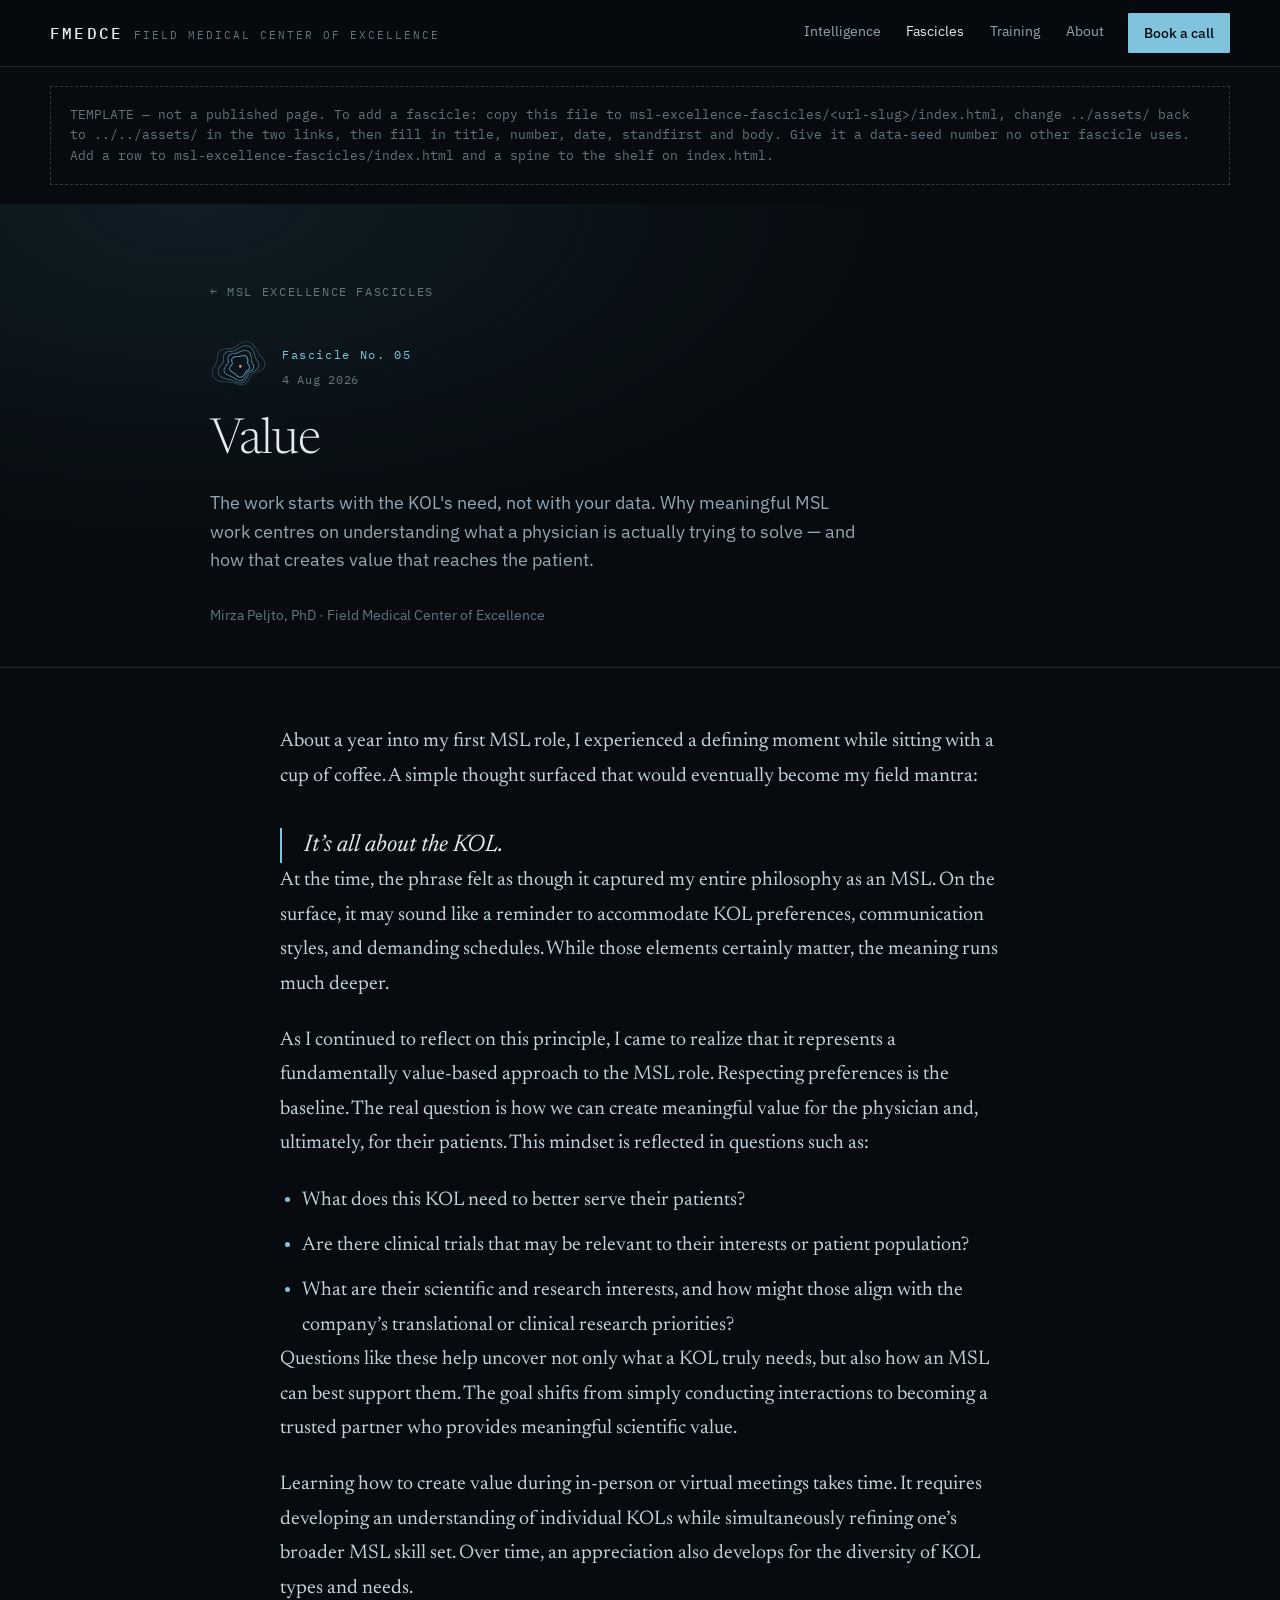
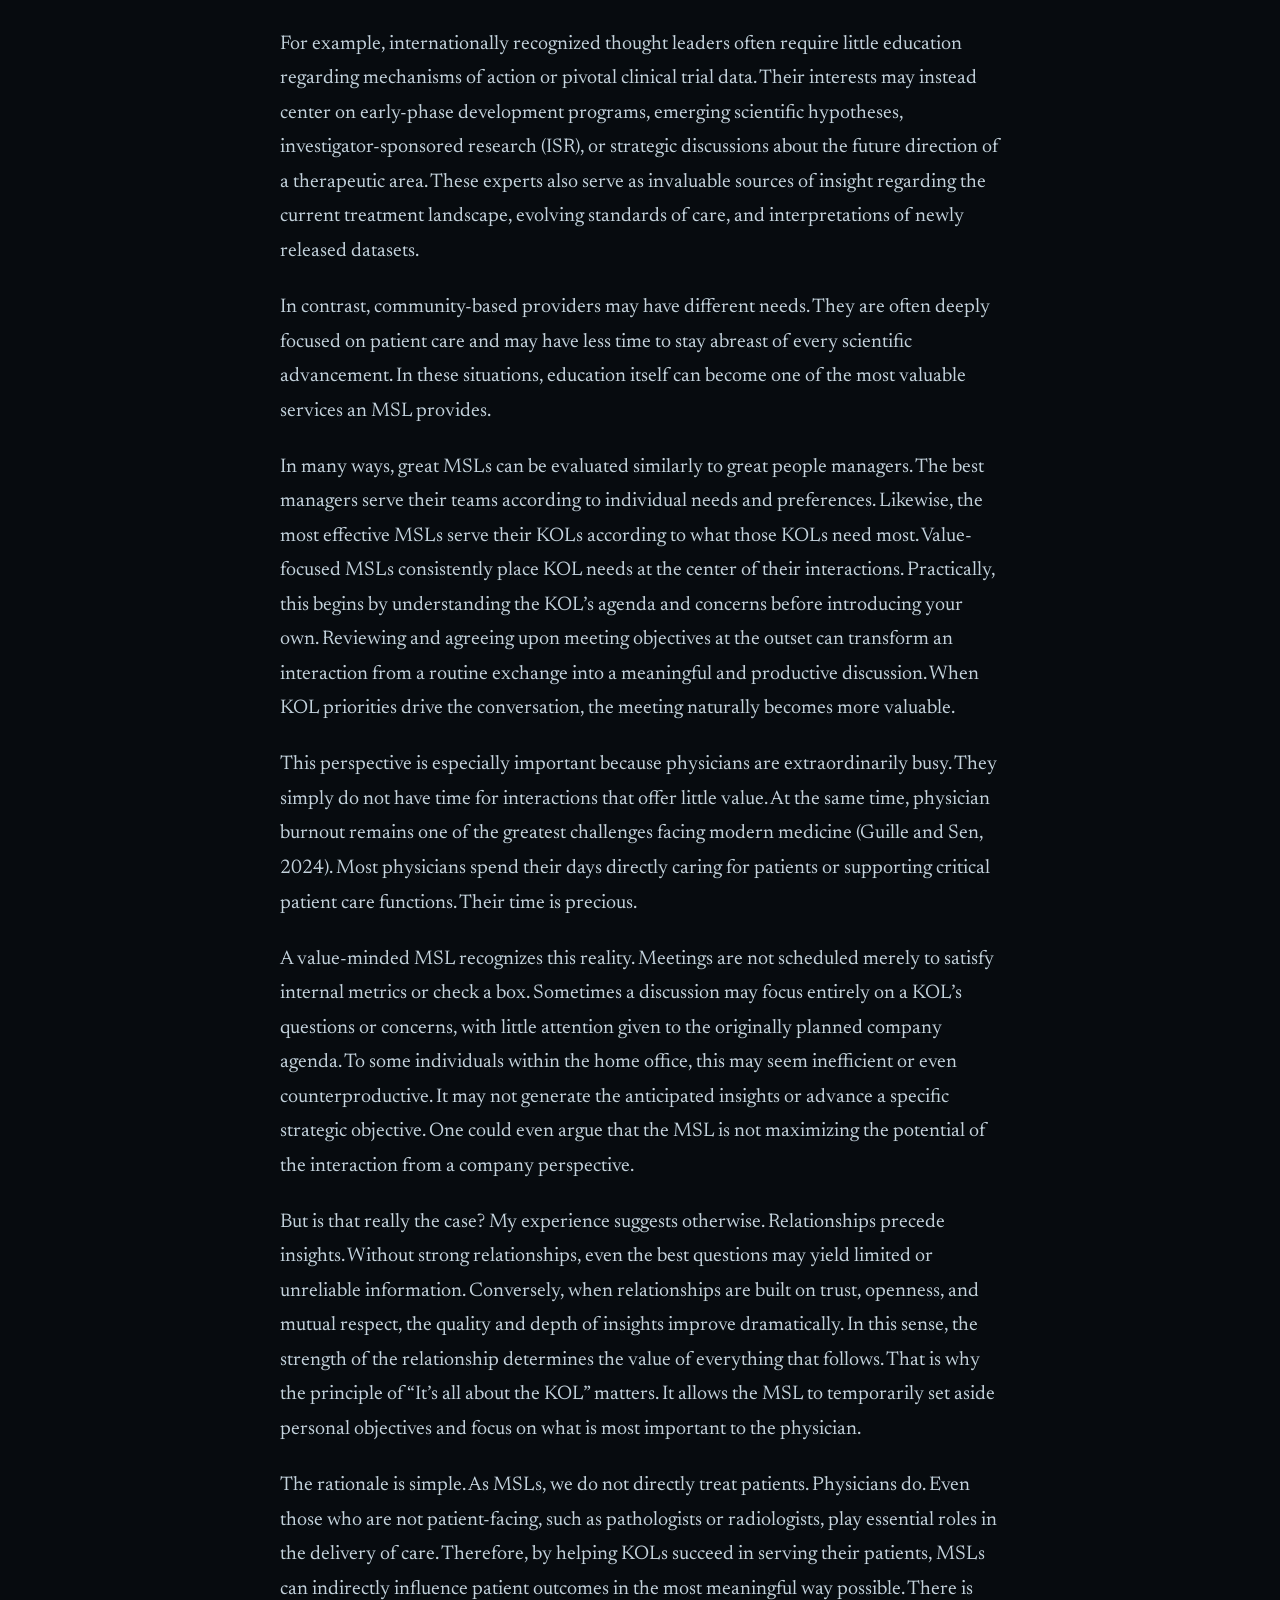
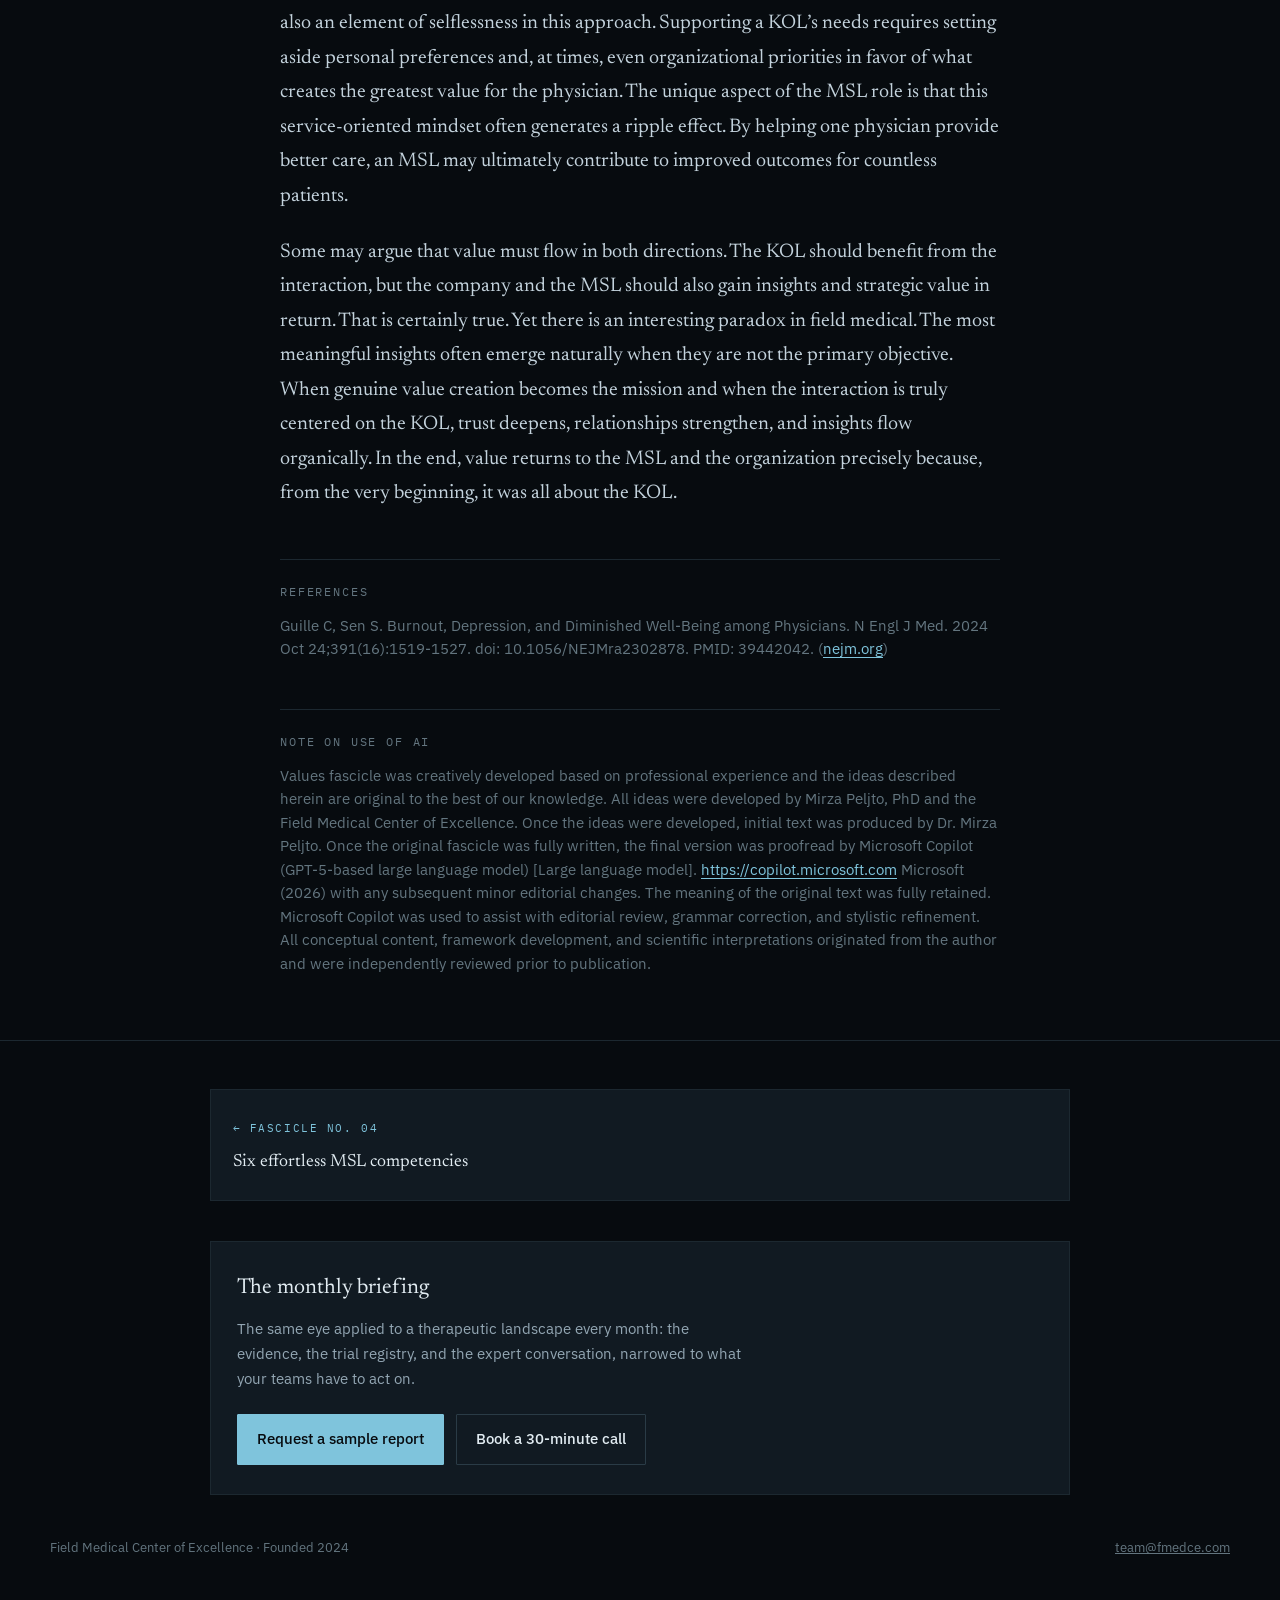
<file: template/fascicle-template.html>
<!doctype html>
<html lang="en">
<head>
<meta charset="utf-8">
<meta name="viewport" content="width=device-width, initial-scale=1">
<title>NEW FASCICLE TITLE · MSL Excellence Fascicles</title>
<meta name="description" content="The work starts with the KOL&#x27;s need, not with your data. Why meaningful MSL work centres on understanding what a physician is actually trying to solve — and how that creates value ">
<link rel="preconnect" href="https://fonts.googleapis.com">
<link rel="preconnect" href="https://fonts.gstatic.com" crossorigin>
<link rel="stylesheet" href="https://fonts.googleapis.com/css2?family=IBM+Plex+Mono:wght@400;500&family=IBM+Plex+Sans:wght@400;500&family=Newsreader:opsz,wght@6..72,300;6..72,400;6..72,500&display=swap">
<link rel="stylesheet" href="../assets/fmedce.css">
</head>
<body>
<header class="site-head">
  <div class="wrap head-in">
    <a class="mark" href="../../"><strong>FMEDCE</strong><span class="label">Field Medical Center of Excellence</span></a>
    <nav class="nav">
      <a href="../../#intelligence">Intelligence</a>
      <a href="../../msl-excellence-fascicles/" style="color:var(--ink)">Fascicles</a>
      <a href="../../#training">Training</a>
      <a href="../../#about">About</a>
    </nav>
    <a class="btn btn-solid btn-sm" href="https://calendly.com/team-fmedce/30min" target="_blank" rel="noopener">Book a call</a>
  </div>
  <div id="rail"></div>
</header>
<div class="wrap" style="padding:1.2rem 0"><p class="paste-note">TEMPLATE — not a published page.
To add a fascicle: copy this file to msl-excellence-fascicles/&lt;url-slug&gt;/index.html, change ../assets/
back to ../../assets/ in the two links, then fill in title, number, date, standfirst and body. Give it a
data-seed number no other fascicle uses. Add a row to msl-excellence-fascicles/index.html and a spine to the
shelf on index.html.</p></div>
<main>
<div class="art-head">
  <div class="wrap">
    <a class="back" href="../msl-excellence-fascicles/">&larr; MSL Excellence Fascicles</a>
    <div class="art-meta">
      <canvas width="132" height="132" data-seed="5" aria-hidden="true"></canvas>
      <div>
        <span class="no">Fascicle No. 05</span>
        <time class="dt" datetime="2026-08-04">4 Aug 2026</time>
      </div>
    </div>
    <h1>Value</h1>
    
    <p class="standfirst">The work starts with the KOL&#x27;s need, not with your data. Why meaningful MSL work centres on understanding what a physician is actually trying to solve — and how that creates value that reaches the patient.</p>
    <p class="byline">Mirza Peljto, PhD &middot; Field Medical Center of Excellence</p>
  </div>
</div>

<article class="prose">
  <div class="wrap">
<p>About a year into my first MSL role, I experienced a defining moment while sitting with a cup of coffee. A simple thought surfaced that would eventually become my field mantra:</p>
<blockquote><p>It&rsquo;s all about the KOL.</p></blockquote>
<p>At the time, the phrase felt as though it captured my entire philosophy as an MSL. On the surface, it may sound like a reminder to accommodate KOL preferences, communication styles, and demanding schedules. While those elements certainly matter, the meaning runs much deeper.</p>
<p>As I continued to reflect on this principle, I came to realize that it represents a fundamentally value-based approach to the MSL role. Respecting preferences is the baseline. The real question is how we can create meaningful value for the physician and, ultimately, for their patients. This mindset is reflected in questions such as:</p>
<ul>
<li>What does this KOL need to better serve their patients?</li>
<li>Are there clinical trials that may be relevant to their interests or patient population?</li>
<li>What are their scientific and research interests, and how might those align with the company&rsquo;s translational or clinical research priorities?</li>
</ul>
<p>Questions like these help uncover not only what a KOL truly needs, but also how an MSL can best support them. The goal shifts from simply conducting interactions to becoming a trusted partner who provides meaningful scientific value.</p>
<p>Learning how to create value during in-person or virtual meetings takes time. It requires developing an understanding of individual KOLs while simultaneously refining one&rsquo;s broader MSL skill set. Over time, an appreciation also develops for the diversity of KOL types and needs.</p>
<p>For example, internationally recognized thought leaders often require little education regarding mechanisms of action or pivotal clinical trial data. Their interests may instead center on early-phase development programs, emerging scientific hypotheses, investigator-sponsored research (ISR), or strategic discussions about the future direction of a therapeutic area. These experts also serve as invaluable sources of insight regarding the current treatment landscape, evolving standards of care, and interpretations of newly released datasets.</p>
<p>In contrast, community-based providers may have different needs. They are often deeply focused on patient care and may have less time to stay abreast of every scientific advancement. In these situations, education itself can become one of the most valuable services an MSL provides.</p>
<p>In many ways, great MSLs can be evaluated similarly to great people managers. The best managers serve their teams according to individual needs and preferences. Likewise, the most effective MSLs serve their KOLs according to what those KOLs need most. Value-focused MSLs consistently place KOL needs at the center of their interactions. Practically, this begins by understanding the KOL&rsquo;s agenda and concerns before introducing your own. Reviewing and agreeing upon meeting objectives at the outset can transform an interaction from a routine exchange into a meaningful and productive discussion. When KOL priorities drive the conversation, the meeting naturally becomes more valuable.</p>
<p>This perspective is especially important because physicians are extraordinarily busy. They simply do not have time for interactions that offer little value. At the same time, physician burnout remains one of the greatest challenges facing modern medicine (Guille and Sen, 2024). Most physicians spend their days directly caring for patients or supporting critical patient care functions. Their time is precious.</p>
<p>A value-minded MSL recognizes this reality. Meetings are not scheduled merely to satisfy internal metrics or check a box. Sometimes a discussion may focus entirely on a KOL&rsquo;s questions or concerns, with little attention given to the originally planned company agenda. To some individuals within the home office, this may seem inefficient or even counterproductive. It may not generate the anticipated insights or advance a specific strategic objective. One could even argue that the MSL is not maximizing the potential of the interaction from a company perspective.</p>
<p>But is that really the case? My experience suggests otherwise. Relationships precede insights. Without strong relationships, even the best questions may yield limited or unreliable information. Conversely, when relationships are built on trust, openness, and mutual respect, the quality and depth of insights improve dramatically. In this sense, the strength of the relationship determines the value of everything that follows. That is why the principle of &ldquo;It&rsquo;s all about the KOL&rdquo; matters. It allows the MSL to temporarily set aside personal objectives and focus on what is most important to the physician.</p>
<p>The rationale is simple. As MSLs, we do not directly treat patients. Physicians do. Even those who are not patient-facing, such as pathologists or radiologists, play essential roles in the delivery of care. Therefore, by helping KOLs succeed in serving their patients, MSLs can indirectly influence patient outcomes in the most meaningful way possible. There is also an element of selflessness in this approach. Supporting a KOL&rsquo;s needs requires setting aside personal preferences and, at times, even organizational priorities in favor of what creates the greatest value for the physician. The unique aspect of the MSL role is that this service-oriented mindset often generates a ripple effect. By helping one physician provide better care, an MSL may ultimately contribute to improved outcomes for countless patients.</p>
<p>Some may argue that value must flow in both directions. The KOL should benefit from the interaction, but the company and the MSL should also gain insights and strategic value in return. That is certainly true. Yet there is an interesting paradox in field medical. The most meaningful insights often emerge naturally when they are not the primary objective. When genuine value creation becomes the mission and when the interaction is truly centered on the KOL, trust deepens, relationships strengthen, and insights flow organically. In the end, value returns to the MSL and the organization precisely because, from the very beginning, it was all about the KOL.</p>
<section class="refs"><h2>References</h2>
<p>Guille C, Sen S. Burnout, Depression, and Diminished Well-Being among Physicians. N Engl J Med. 2024 Oct 24;391(16):1519-1527. doi: 10.1056/NEJMra2302878. PMID: 39442042. (<a href="https://www.nejm.org/doi/full/10.1056/NEJMra2302878">nejm.org</a>)</p></section>
<section class="refs"><h2>Note on use of AI</h2>
<p>Values fascicle was creatively developed based on professional experience and the ideas described herein are original to the best of our knowledge. All ideas were developed by Mirza Peljto, PhD and the Field Medical Center of Excellence. Once the ideas were developed, initial text was produced by Dr. Mirza Peljto. Once the original fascicle was fully written, the final version was proofread by Microsoft Copilot (GPT-5-based large language model) [Large language model]. <a href="https://copilot.microsoft.com">https://copilot.microsoft.com</a> Microsoft (2026) with any subsequent minor editorial changes. The meaning of the original text was fully retained. Microsoft Copilot was used to assist with editorial review, grammar correction, and stylistic refinement. All conceptual content, framework development, and scientific interpretations originated from the author and were independently reviewed prior to publication.</p></section>
  </div>
</article>

<div class="art-foot">
  <div class="wrap">
    <nav class="pager">
      <a class="prev" href="#"><span class="dir">&larr; Fascicle No. 04</span><span class="t">Six effortless MSL competencies</span></a>
    </nav>
    <div class="art-cta">
      <h3>The monthly briefing</h3>
      <p>The same eye applied to a therapeutic landscape every month: the evidence, the trial registry, and
        the expert conversation, narrowed to what your teams have to act on.</p>
      <div class="cta-row" style="margin-top:1.4rem">
        <a class="btn btn-solid" href="mailto:team@fmedce.com?subject=Sample%20report%20request">Request a sample report</a>
        <a class="btn btn-ghost" href="https://calendly.com/team-fmedce/30min" target="_blank" rel="noopener">Book a 30-minute call</a>
      </div>
    </div>
  </div>
</div>
</main>

<footer>
  <div class="wrap foot-in">
    <span>Field Medical Center of Excellence &middot; Founded 2024</span>
    <span><a href="mailto:team@fmedce.com">team@fmedce.com</a></span>
  </div>
</footer>
<script src="../assets/fmedce.js"></script>
</body>
</html>
</file>
<file: assets/fmedce.css>
/* A single committed visual world: the briefing read at 5am, before anyone else is up. */
:root{
  --void:#070B0F; --surface:#0D141A; --surface-2:#111A22;
  --ink:#E2ECF2; --ink-soft:#93A6B3; --ink-faint:#63757F;
  --rule:#1C2830; --rule-bright:#2A3B46;
  --signal:#7FC4DC; --signal-deep:#3D7D95;
  --alpenglow:#E39C7E;
  --sieve-1:#28434F; --sieve-2:#48899F; --sieve-3:#8FD0E6;
}
*{box-sizing:border-box}
html{-webkit-text-size-adjust:100%;scroll-behavior:smooth}
@media (prefers-reduced-motion: reduce){html{scroll-behavior:auto}}
body{
  margin:0;background:var(--void);color:var(--ink);
  font-family:"IBM Plex Sans",-apple-system,BlinkMacSystemFont,Helvetica,Arial,sans-serif;
  font-size:17px;line-height:1.66;-webkit-font-smoothing:antialiased;
}
h1,h2,h3{font-family:Newsreader,Georgia,"Times New Roman",serif;font-weight:400;margin:0;
  text-wrap:balance;letter-spacing:-.005em}
a{color:inherit}
p{margin:0}
.wrap{width:min(1180px,100% - 3rem);margin-inline:auto}
@media (max-width:640px){.wrap{width:min(1180px,100% - 2rem)}}
.label{font-family:"IBM Plex Mono",ui-monospace,Menlo,monospace;font-size:.7rem;
  letter-spacing:.18em;text-transform:uppercase;color:var(--ink-faint)}

/* header */
.site-head{position:sticky;top:0;z-index:40;background:rgba(7,11,15,.86);
  backdrop-filter:saturate(140%) blur(12px);border-bottom:1px solid var(--rule)}
.head-in{display:flex;align-items:center;gap:1.5rem;height:66px}
.mark{display:flex;align-items:baseline;gap:.65rem;text-decoration:none;margin-right:auto}
.mark strong{font-family:"IBM Plex Mono",monospace;font-weight:500;font-size:.98rem;letter-spacing:.14em}
.mark span{display:none}
@media (min-width:920px){.mark span{display:inline}}
.nav{display:none;gap:1.6rem}
@media (min-width:820px){.nav{display:flex}}
.nav a{text-decoration:none;color:var(--ink-soft);font-size:.9rem;padding-bottom:3px;
  border-bottom:1px solid transparent;transition:color .2s,border-color .2s}
.nav a:hover,.nav a:focus-visible{color:var(--ink);border-bottom-color:var(--signal)}
#rail{position:absolute;left:0;bottom:-1px;height:2px;width:0;
  background:linear-gradient(90deg,var(--signal-deep),var(--signal));transition:width .1s linear}

.btn{display:inline-flex;align-items:center;gap:.55rem;font-size:.93rem;font-weight:500;
  text-decoration:none;padding:.75rem 1.2rem;border:1px solid var(--signal);border-radius:1px;
  transition:background .2s,color .2s,box-shadow .2s}
.btn-solid{background:var(--signal);color:var(--void)}
.btn-solid:hover{box-shadow:0 0 0 3px rgba(127,196,220,.18)}
.btn-ghost{background:transparent;color:var(--ink);border-color:var(--rule-bright)}
.btn-ghost:hover{border-color:var(--signal);color:var(--signal)}
.btn-sm{padding:.5rem .95rem;font-size:.85rem}
a:focus-visible,button:focus-visible{outline:2px solid var(--signal);outline-offset:3px}

/* hero — signal resolving out of noise */
.hero{position:relative;overflow:hidden;border-bottom:1px solid var(--rule);
  background:radial-gradient(120% 90% at 78% 18%,rgba(61,125,149,.20),transparent 60%),var(--void)}
#field{position:absolute;inset:0;width:100%;height:100%;z-index:0}
.hero-in{position:relative;z-index:1;padding:7rem 0 8rem;max-width:40rem}
@media (max-width:640px){.hero-in{padding:4rem 0 5rem}}
.hero h1{font-size:clamp(2.3rem,5.6vw,4rem);line-height:1.03;margin:1.2rem 0 0;font-weight:300;
  letter-spacing:-.02em}
.hero h1 em{font-style:normal;color:var(--signal)}
.hero .lede{margin-top:1.6rem;font-size:1.1rem;color:var(--ink-soft);max-width:50ch}
.hero .lede strong{color:var(--ink);font-weight:400}
.cta-row{display:flex;flex-wrap:wrap;gap:.75rem;margin-top:2.3rem}

/* bands */
.band{position:relative;padding:6rem 0;border-bottom:1px solid var(--rule);overflow:hidden}
.band.alt{background:var(--surface)}
@media (max-width:640px){.band{padding:3.75rem 0}}
.band::before{content:"";position:absolute;top:0;left:0;right:0;height:1px;
  background:linear-gradient(90deg,transparent,var(--signal),transparent);
  opacity:0;transform:translateX(-100%)}
.band.in::before{animation:scan 1.5s cubic-bezier(.4,0,.2,1) forwards}
@keyframes scan{0%{opacity:0;transform:translateX(-100%)}18%{opacity:.85}100%{opacity:0;transform:translateX(100%)}}
@media (prefers-reduced-motion: reduce){.band.in::before{animation:none}}

.grid{display:grid;gap:2.5rem}
@media (min-width:960px){.grid{grid-template-columns:230px minmax(0,1fr);gap:4rem}}
.sec-head{display:flex;flex-direction:column;gap:.5rem}
@media (min-width:960px){.sec-head{position:sticky;top:100px;align-self:start}}
.sec-head h2{font-size:1.7rem;line-height:1.16;font-weight:400}
.sec-note{font-size:.86rem;color:var(--ink-faint)}
.body-col{max-width:70ch}
.body-col > * + *{margin-top:1.15rem}
.body-col p{color:var(--ink-soft)}
.body-col p strong{color:var(--ink);font-weight:400}

.rv{opacity:0;transform:translateY(16px);transition:opacity .8s cubic-bezier(.2,.7,.3,1),transform .8s cubic-bezier(.2,.7,.3,1)}
.rv.in{opacity:1;transform:none}
@media (prefers-reduced-motion: reduce){.rv{opacity:1;transform:none;transition:none}}

/* the sieve */
.sieve{border:1px solid var(--rule);background:var(--surface-2);padding:1.5rem 1.4rem 1.2rem;margin-top:2.2rem}
.sieve canvas{width:100%;height:210px;display:block;margin-top:1rem}
.sieve .legend{display:grid;grid-template-columns:repeat(3,1fr);gap:1rem;margin-top:.9rem}
.sieve .legend div{border-top:1px solid var(--rule);padding-top:.6rem}
.sieve .legend .v{font-family:"IBM Plex Mono",monospace;font-size:1.15rem;color:var(--ink);
  font-variant-numeric:tabular-nums;display:block}
.sieve .legend .k{font-size:.8rem;color:var(--ink-faint);display:block;margin-top:.15rem}
.sieve figcaption{font-size:.8rem;color:var(--ink-faint);margin-top:1rem;line-height:1.5}

.toc{list-style:none;margin:2.4rem 0 0;padding:0;border-top:1px solid var(--rule)}
.toc li{display:grid;grid-template-columns:2.8rem minmax(0,1fr);gap:1rem;padding:1.05rem 0;
  border-bottom:1px solid var(--rule);align-items:baseline}
.toc .n{font-family:"IBM Plex Mono",monospace;font-size:.76rem;color:var(--signal);font-variant-numeric:tabular-nums}
.toc h3{font-size:1.08rem;font-weight:400}
.toc p{margin-top:.25rem;font-size:.92rem;color:var(--ink-soft)}

.method{display:grid;gap:1px;background:var(--rule);border:1px solid var(--rule);margin-top:2.2rem}
@media (min-width:760px){.method{grid-template-columns:repeat(3,1fr)}}
.method div{background:var(--surface-2);padding:1.35rem 1.25rem}
.method h3{font-size:.95rem;font-weight:400;color:var(--ink)}
.method p{margin-top:.5rem;font-size:.88rem;color:var(--ink-soft)}

.tags{display:flex;flex-wrap:wrap;gap:.5rem;margin-top:1rem}
.tag{font-family:"IBM Plex Mono",monospace;font-size:.73rem;letter-spacing:.07em;
  padding:.32rem .62rem;border:1px solid var(--rule-bright);color:var(--ink-faint);border-radius:1px}
.tag.live{border-color:var(--signal);color:var(--signal)}
.tag.live::before{content:"● ";font-size:.6em;vertical-align:.25em}

/* fascicles as spines on a shelf */
.shelf{display:grid;grid-template-columns:repeat(5,1fr);gap:1px;background:var(--rule);
  border:1px solid var(--rule);margin-top:2.2rem}
.spine{background:var(--surface-2);text-decoration:none;display:flex;flex-direction:column;
  justify-content:space-between;align-items:center;padding:1.4rem .75rem;min-height:22rem;
  position:relative;transition:background .25s,transform .25s}
.spine::after{content:"";position:absolute;left:0;right:0;bottom:0;height:3px;background:var(--signal);
  transform:scaleX(0);transform-origin:left;transition:transform .3s}
.spine:hover{background:var(--surface);transform:translateY(-3px)}
.spine:hover::after{transform:scaleX(1)}
.spine .no{font-family:"IBM Plex Mono",monospace;font-size:.7rem;letter-spacing:.14em;color:var(--signal)}
.spine .ttl{writing-mode:vertical-rl;transform:rotate(180deg);font-family:Newsreader,Georgia,serif;
  font-size:1.12rem;line-height:1.25;color:var(--ink);flex:1;display:flex;align-items:center;
  padding:1.1rem 0;text-wrap:balance}
.spine .dt{font-family:"IBM Plex Mono",monospace;font-size:.68rem;color:var(--ink-faint);letter-spacing:.06em}
.spine canvas{width:44px;height:44px;display:block;margin-bottom:.75rem}
@media (max-width:860px){
  .shelf{grid-template-columns:1fr}
  .spine{flex-direction:row;align-items:center;justify-content:flex-start;gap:1rem;
    min-height:0;padding:1.1rem 1.2rem}
  .spine .ttl{writing-mode:horizontal-tb;transform:none;padding:0;font-size:1.02rem;flex:1}
  .spine canvas{margin-bottom:0}
  .spine .dt{display:none}
}
.blurb{font-size:.93rem;color:var(--ink-soft);margin-top:1.2rem}

/* training ladder */
.prog{list-style:none;margin:2.2rem 0 0;padding:0;display:grid;gap:1px;background:var(--rule);
  border:1px solid var(--rule)}
.prog > li{background:var(--surface-2);padding:1.6rem 1.45rem;position:relative}
.prog h3{font-size:1.2rem;font-weight:400;color:var(--ink)}
.prog > li > p{margin-top:.55rem;font-size:.93rem;color:var(--ink-soft)}
.mods{list-style:none;margin:1.1rem 0 0;padding:0;display:flex;flex-wrap:wrap;gap:.4rem}
.mods li{font-family:"IBM Plex Mono",monospace;font-size:.71rem;letter-spacing:.05em;color:var(--ink-faint);
  border:1px solid var(--rule-bright);padding:.28rem .58rem;border-radius:1px}
.ladder{border:1px solid var(--rule);background:var(--surface-2);padding:1.5rem 1.4rem 1.1rem;margin-top:2.2rem}
.ladder .svg-scroll{overflow-x:auto}
.ladder svg{display:block;width:100%;min-width:520px;height:auto;margin-top:1rem;overflow:visible}
.ladder .step rect{fill:rgba(127,196,220,.10);stroke:var(--signal-deep)}
.ladder .step text{fill:var(--ink);font-family:"IBM Plex Sans",sans-serif;font-size:13.5px;text-anchor:middle}
.ladder .flow{stroke:var(--signal);stroke-width:1.5;fill:none;
  stroke-dasharray:1500;stroke-dashoffset:1500;transition:stroke-dashoffset 2.4s cubic-bezier(.3,.7,.3,1)}
.ladder.in .flow{stroke-dashoffset:0}
@media (prefers-reduced-motion: reduce){.ladder .flow{stroke-dashoffset:0;transition:none}}
.ladder .cap{fill:var(--ink-faint);font-family:"IBM Plex Mono",monospace;font-size:10px;
  letter-spacing:.12em;text-transform:uppercase;text-anchor:middle}
.aside-line{margin-top:1.7rem;font-size:.92rem;color:var(--ink-soft);
  border-left:2px solid var(--signal-deep);padding-left:1.05rem}

.creds{list-style:none;margin:1.7rem 0 0;padding:0;display:grid;gap:.6rem}
.creds li{display:grid;grid-template-columns:9.5rem minmax(0,1fr);gap:1rem;font-size:.92rem;
  padding-bottom:.6rem;border-bottom:1px solid var(--rule);color:var(--ink-soft)}
.creds li:last-child{border-bottom:0}
.creds b{font-family:"IBM Plex Mono",monospace;font-size:.7rem;letter-spacing:.12em;
  text-transform:uppercase;color:var(--ink-faint);font-weight:400;padding-top:.3rem}
@media (max-width:560px){.creds li{grid-template-columns:1fr;gap:.15rem}}

.actions{display:grid;gap:1px;background:var(--rule);border:1px solid var(--rule);margin-top:1.9rem}
@media (min-width:760px){.actions{grid-template-columns:repeat(3,1fr)}}
.action{background:var(--surface-2);padding:1.7rem 1.45rem;text-decoration:none;display:block;
  transition:background .22s}
.action:hover{background:var(--surface)}
.action h3{font-size:1.12rem;font-weight:400;margin-top:.6rem;color:var(--ink)}
.action p{margin-top:.4rem;font-size:.88rem;color:var(--ink-soft)}
.action .arrow{color:var(--signal)}

footer{padding:2.6rem 0 3.6rem;font-size:.83rem;color:var(--ink-faint);background:var(--void)}
.foot-in{display:flex;flex-wrap:wrap;gap:1rem;justify-content:space-between;align-items:center}

/* ============================================================
   FASCICLE PAGES — the reading view
   ============================================================ */
.art-head{padding:4.5rem 0 2.5rem;border-bottom:1px solid var(--rule);
  background:radial-gradient(90% 120% at 15% 0%,rgba(61,125,149,.16),transparent 62%),var(--void)}
@media (max-width:640px){.art-head{padding:3rem 0 2rem}}
.art-head .wrap{max-width:min(860px,100% - 3rem)}
.back{display:inline-flex;align-items:center;gap:.5rem;text-decoration:none;color:var(--ink-faint);
  font-family:"IBM Plex Mono",monospace;font-size:.72rem;letter-spacing:.14em;text-transform:uppercase;
  transition:color .2s}
.back:hover{color:var(--signal)}
.art-meta{display:flex;align-items:center;gap:1rem;margin-top:2rem}
.art-meta canvas{width:56px;height:56px;display:block;flex:none}
.art-meta .no{font-family:"IBM Plex Mono",monospace;font-size:.72rem;letter-spacing:.14em;color:var(--signal)}
.art-meta .dt{font-family:"IBM Plex Mono",monospace;font-size:.72rem;letter-spacing:.06em;color:var(--ink-faint);
  display:block;margin-top:.2rem}
.art-head h1{font-size:clamp(2rem,4.6vw,3.1rem);line-height:1.08;font-weight:300;margin-top:1.4rem;
  letter-spacing:-.02em;max-width:20ch}
.standfirst{margin-top:1.3rem;font-size:1.12rem;color:var(--ink-soft);max-width:60ch;line-height:1.6}
.byline{margin-top:1.8rem;font-size:.88rem;color:var(--ink-faint)}

.prose{padding:3.5rem 0 4rem}
.prose .wrap{max-width:min(720px,100% - 3rem)}
.prose p,.prose li{font-family:Newsreader,Georgia,"Times New Roman",serif;font-size:1.24rem;
  line-height:1.74;color:#C3D2DC}
.prose p + p{margin-top:1.35rem}
.prose h2{font-size:1.75rem;font-weight:400;color:var(--ink);margin-top:3.2rem;line-height:1.2}
.prose h3{font-size:1.02rem;font-weight:500;color:var(--signal);margin-top:2.2rem;
  font-family:"IBM Plex Sans",sans-serif;letter-spacing:.02em}
.prose h2 + p,.prose h3 + p{margin-top:.9rem}
.prose ul,.prose ol{margin:1.4rem 0 0;padding-left:1.4rem}
.prose li + li{margin-top:.65rem}
.prose li::marker{color:var(--signal)}
.prose blockquote{margin:2.2rem 0 0;padding-left:1.4rem;border-left:2px solid var(--signal)}
.prose blockquote p{color:var(--ink);font-size:1.5rem;line-height:1.45;font-style:italic}
.prose strong{color:var(--ink);font-weight:500}
.prose a{color:var(--signal);text-underline-offset:3px;word-break:break-word}
.prose hr{border:0;border-top:1px solid var(--rule);margin:2.8rem 0}
.refs{margin-top:3rem;padding-top:1.6rem;border-top:1px solid var(--rule)}
.refs h2{font-family:"IBM Plex Mono",monospace;font-size:.72rem;letter-spacing:.16em;
  text-transform:uppercase;color:var(--ink-faint);margin:0}
.refs p,.refs li{font-family:"IBM Plex Sans",sans-serif;font-size:.92rem;line-height:1.6;
  color:var(--ink-faint);margin-top:.9rem}
.paste-note{border:1px dashed var(--rule-bright);padding:1.1rem 1.2rem;color:var(--ink-faint);
  font-family:"IBM Plex Mono",monospace;font-size:.8rem;line-height:1.6}

.art-foot{border-top:1px solid var(--rule);padding:3rem 0 0}
.art-foot .wrap{max-width:min(860px,100% - 3rem)}
.pager{display:grid;gap:1px;background:var(--rule);border:1px solid var(--rule)}
@media (min-width:700px){.pager{grid-template-columns:1fr 1fr}}
.pager:has(> :only-child){grid-template-columns:1fr}
.pager a{background:var(--surface-2);padding:1.4rem 1.35rem;text-decoration:none;transition:background .22s}
.pager a:hover{background:var(--surface)}
.pager .dir{font-family:"IBM Plex Mono",monospace;font-size:.7rem;letter-spacing:.14em;
  text-transform:uppercase;color:var(--signal)}
.pager .t{display:block;margin-top:.5rem;font-family:Newsreader,Georgia,serif;font-size:1.1rem;color:var(--ink)}
.pager .next{text-align:right}
.art-cta{margin-top:2.5rem;border:1px solid var(--rule);background:var(--surface-2);padding:1.8rem 1.6rem}
.art-cta h3{font-size:1.35rem;font-weight:400;color:var(--ink)}
.art-cta p{margin-top:.6rem;font-size:.95rem;color:var(--ink-soft);max-width:56ch}

/* series index page */
.series-head{padding:4.5rem 0 0}
.series-head h1{font-size:clamp(2.1rem,5vw,3.2rem);font-weight:300;line-height:1.08;letter-spacing:-.02em}
.series-list{list-style:none;margin:2.6rem 0 0;padding:0;display:grid;gap:1px;background:var(--rule);
  border:1px solid var(--rule)}
.series-list li{background:var(--surface-2)}
.series-list a{display:grid;grid-template-columns:88px minmax(0,1fr) auto;gap:1.3rem;align-items:center;
  padding:1.5rem 1.4rem;text-decoration:none;transition:background .22s}
.series-list a:hover{background:var(--surface)}
.series-list canvas{width:64px;height:64px;display:block}
.series-list .no{font-family:"IBM Plex Mono",monospace;font-size:.7rem;letter-spacing:.14em;color:var(--signal)}
.series-list h2{font-family:Newsreader,Georgia,serif;font-size:1.35rem;font-weight:400;color:var(--ink);margin-top:.35rem}
.series-list p{margin-top:.45rem;font-size:.94rem;color:var(--ink-soft)}
.series-list .dt{font-family:"IBM Plex Mono",monospace;font-size:.72rem;color:var(--ink-faint);white-space:nowrap}
@media (max-width:700px){
  .series-list a{grid-template-columns:64px minmax(0,1fr);gap:1rem}
  .series-list .dt{display:none}
}

/* 404 */
.oops{min-height:62vh;display:flex;flex-direction:column;justify-content:center;padding:4rem 0}
.oops h1{font-size:clamp(2rem,5vw,3rem);font-weight:300;letter-spacing:-.02em}
.oops p{margin-top:1.2rem;color:var(--ink-soft);max-width:52ch}
</file>
